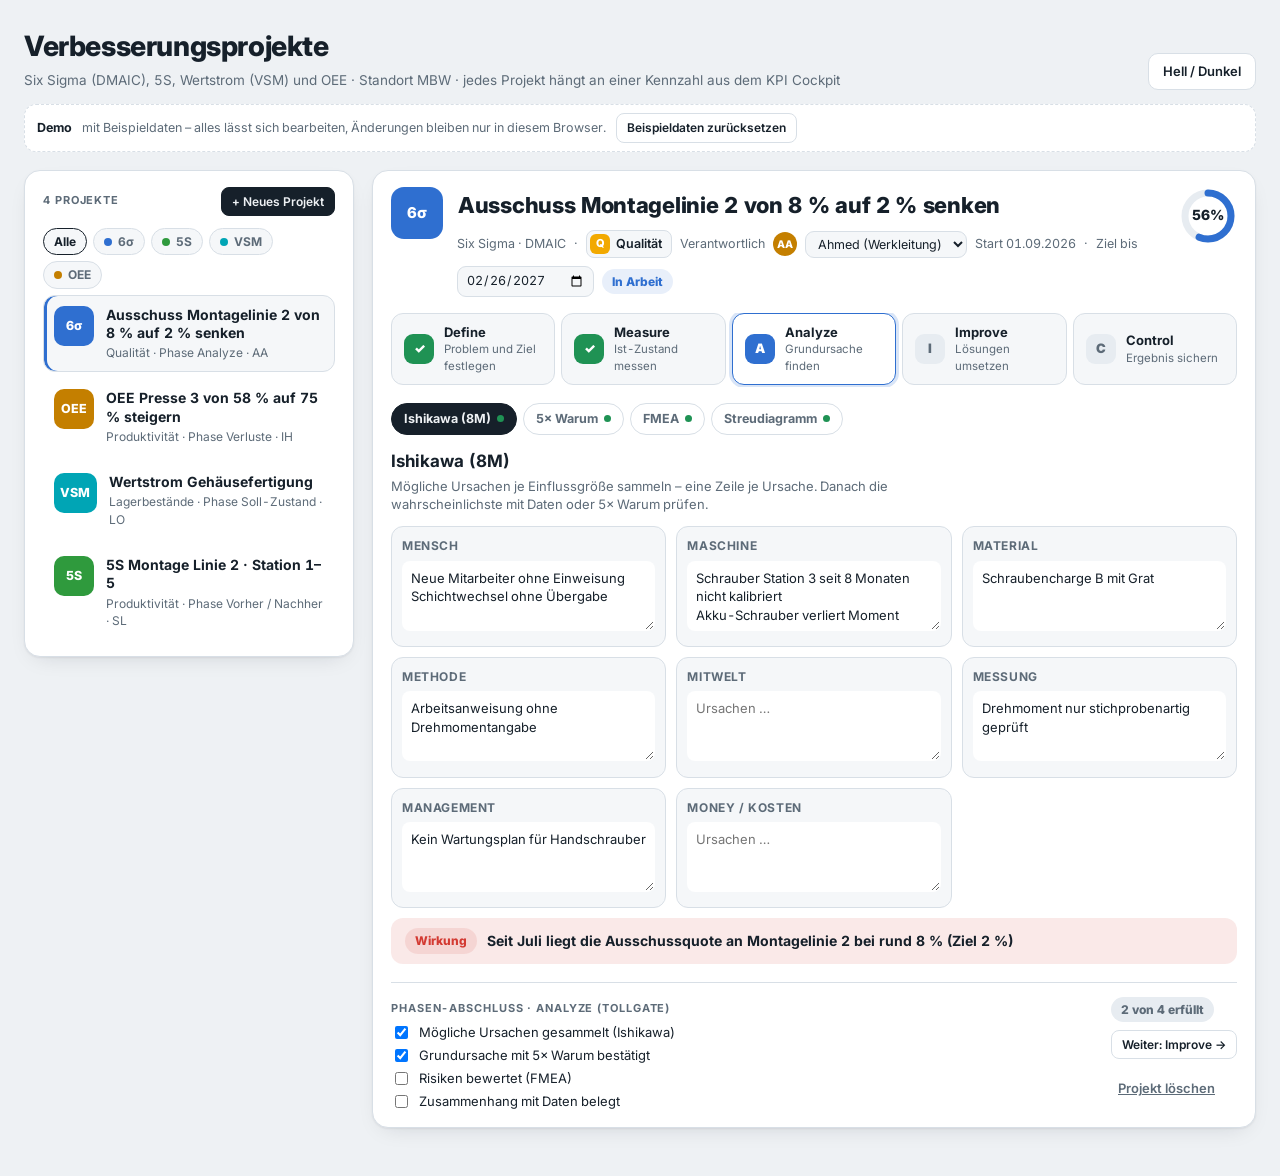
<file: projekte.html>
<!doctype html>
<!--
  KPI Cockpit · © 2026 Ahmed Ahmed. Alle Rechte vorbehalten.
  Diese Datei ist urheberrechtlich geschützt. Kopieren, Bearbeiten, Weitergabe oder Nutzung
  außerhalb der freigegebenen Umgebung nur mit schriftlicher Genehmigung des Rechteinhabers.
-->
<html lang="de"><head><meta charset="utf-8"><meta name="robots" content="noindex"><meta name="viewport" content="width=device-width,initial-scale=1,viewport-fit=cover"></head><body> <title>Verbesserungsprojekte MBW</title> <meta name="claude:viewport-fit-sides" content="cover"> <link rel="preconnect" href="https://fonts.googleapis.com"> <link rel="stylesheet" href="https://fonts.googleapis.com/css2?family=Inter:wght@400;500;600;700;800&family=JetBrains+Mono:wght@500;700&display=swap">
<style>:root{--bg:#eef1f4;--surface:#ffffff;--surface-2:#f5f7f9;--surface-3:#e7ecf1;--text:#16202a;--text-2:#5d6b78;--hair:#d8dfe6;--ok:#1f9254;--warn:#c47f00;--bad:#d33a32;--info:#2f6fd0;--accent:#0e8f9c;--ok-l:rgba(31,146,84,.12);--warn-l:rgba(196,127,0,.13);--bad-l:rgba(211,58,50,.11);--info-l:rgba(47,111,208,.11);--t-dmaic:#2f6fd0;--t-5s:#2f9a3d;--t-vsm:#00a5b5;--t-oee:#c47f00;--shadow:0 1px 2px rgba(16,24,32,.06),0 8px 24px -12px rgba(16,24,32,.18);--f-ui:"Inter",system-ui,-apple-system,"Segoe UI",Roboto,sans-serif;--f-num:"Inter",system-ui,sans-serif;--f-mono:"JetBrains Mono",ui-monospace,Consolas,monospace}@media(prefers-color-scheme:dark){:root:not([data-theme=light]){--bg:#080d12;--surface:#111a23;--surface-2:#0d151c;--surface-3:#1b2733;--text:#e6edf3;--text-2:#8fa1b3;--hair:#22303e;--ok:#2bd37f;--warn:#f2b33d;--bad:#ff6157;--info:#4c9aff;--accent:#22c3cf;--ok-l:rgba(43,211,127,.13);--warn-l:rgba(242,179,61,.14);--bad-l:rgba(255,97,87,.14);--info-l:rgba(76,154,255,.14);--shadow:inset 0 1px 0 rgba(255,255,255,.03),0 10px 28px rgba(0,0,0,.38);color-scheme:dark}}:root[data-theme=dark]{--bg:#080d12;--surface:#111a23;--surface-2:#0d151c;--surface-3:#1b2733;--text:#e6edf3;--text-2:#8fa1b3;--hair:#22303e;--ok:#2bd37f;--warn:#f2b33d;--bad:#ff6157;--info:#4c9aff;--accent:#22c3cf;--ok-l:rgba(43,211,127,.13);--warn-l:rgba(242,179,61,.14);--bad-l:rgba(255,97,87,.14);--info-l:rgba(76,154,255,.14);--shadow:inset 0 1px 0 rgba(255,255,255,.03),0 10px 28px rgba(0,0,0,.38);color-scheme:dark}*{box-sizing:border-box}html,body{background:var(--bg)}body{color:var(--text);font-family:var(--f-ui);font-size:14px;line-height:1.45;font-variant-numeric:tabular-nums;padding-left:max(16px,env(safe-area-inset-left,0px));padding-right:max(16px,env(safe-area-inset-right,0px));padding-block:18px 40px}button,input,select,textarea{font:inherit;color:inherit}button{cursor:pointer}:focus-visible{outline:3px solid var(--info);outline-offset:2px}h1,h2,h3{margin:0;text-wrap:balance}.wrap{max-width:1500px;margin:0 auto}.top{display:flex;align-items:flex-end;justify-content:space-between;gap:16px;flex-wrap:wrap}.top h1{font-size:28px;font-weight:800;letter-spacing:-.4px}.top p{margin:4px 0 0;color:var(--text-2);font-size:13.5px}.demo{display:flex;align-items:center;gap:10px;flex-wrap:wrap;margin-top:14px;font-size:12.5px;color:var(--text-2);background:var(--surface);border:1px dashed var(--hair);border-radius:12px;padding:8px 12px}.demo b{color:var(--text)}.btn{display:inline-flex;align-items:center;gap:7px;border:1px solid var(--hair);background:var(--surface);color:var(--text);border-radius:10px;padding:8px 14px;font-size:13px;font-weight:600;white-space:nowrap}.btn:hover{border-color:var(--text-2)}.btn.p{background:var(--text);color:var(--bg);border-color:var(--text)}.btn.s{padding:5px 10px;font-size:12px;border-radius:8px}.btn.g{background:none;border-color:transparent;color:var(--info);padding:5px 6px;text-decoration:underline}.btn.d{color:var(--bad)}.btn[disabled]{opacity:.45;cursor:not-allowed}.grid{display:grid;grid-template-columns:330px minmax(0,1fr);gap:18px;margin-top:18px;align-items:start}@media(max-width:1000px){.grid{grid-template-columns:minmax(0,1fr)}}.card{background:var(--surface);border:1px solid var(--hair);border-radius:16px;box-shadow:var(--shadow);padding:16px 18px;min-width:0}.lbl{font-size:11px;letter-spacing:.9px;text-transform:uppercase;color:var(--text-2);font-weight:700}.muted{color:var(--text-2)}.good{color:var(--ok)}.mid{color:var(--warn)}.badc{color:var(--bad)}.pl-h{display:flex;align-items:center;justify-content:space-between;gap:8px}.tf{display:flex;gap:6px;flex-wrap:wrap;margin:12px 0 4px}.chip{display:inline-flex;align-items:center;gap:6px;border:1px solid var(--hair);background:var(--surface-2);border-radius:999px;padding:4px 10px;font-size:12px;font-weight:700;color:var(--text-2)}.chip.on{border-color:var(--text);color:var(--text)}.chip i{width:8px;height:8px;border-radius:50%;flex:none}.pli{display:flex;gap:12px;align-items:flex-start;width:100%;text-align:left;border:1px solid transparent;background:none;border-radius:12px;padding:10px;margin-top:6px}.pli:hover{background:var(--surface-2)}.pli.on{background:var(--surface-2);border-color:var(--hair);box-shadow:inset 3px 0 0 var(--tc,var(--info))}.tb{flex:none;min-width:40px;height:40px;border-radius:10px;color:#fff;font-weight:800;font-size:12.5px;display:grid;place-items:center;padding:0 6px;letter-spacing:.2px}.pli-b{flex:1;min-width:0}.pli-b b{display:block;font-size:14px;line-height:1.3}.pli-b small{display:block;color:var(--text-2);font-size:12px;margin-top:2px}.pbar{height:5px;border-radius:3px;background:var(--surface-3);margin-top:7px;overflow:hidden}.pbar i{display:block;height:100%;border-radius:3px}.ph{display:flex;gap:14px;align-items:flex-start;flex-wrap:wrap}.ph .tb{min-width:52px;height:52px;font-size:15px;border-radius:13px}.ph-t{flex:1;min-width:220px}.ph-t input.title{font-size:22px;font-weight:800;letter-spacing:-.3px;border:1px solid transparent;background:none;border-radius:8px;padding:2px 6px;margin-left:-6px;width:100%}.ph-t input.title:hover,.ph-t input.title:focus{border-color:var(--hair);background:var(--surface-2)}.meta{display:flex;gap:8px;flex-wrap:wrap;align-items:center;margin-top:6px;font-size:12.5px;color:var(--text-2)}.kpi{display:inline-flex;align-items:center;gap:6px;border-radius:8px;padding:3px 9px 3px 3px;background:var(--surface-2);border:1px solid var(--hair);font-weight:600;color:var(--text)}.kpi i{width:20px;height:20px;border-radius:6px;display:grid;place-items:center;color:#fff;font-style:normal;font-weight:800;font-size:11px}.av{width:26px;height:26px;border-radius:50%;display:inline-grid;place-items:center;color:#fff;font-size:10.5px;font-weight:800;flex:none}.pill{display:inline-flex;align-items:center;gap:6px;font-size:12px;font-weight:800;border-radius:999px;padding:4px 10px;white-space:nowrap}.pill.ok{background:var(--ok-l);color:var(--ok)}.pill.warn{background:var(--warn-l);color:var(--warn)}.pill.bad{background:var(--bad-l);color:var(--bad)}.pill.info{background:var(--info-l);color:var(--info)}.pill.n{background:var(--surface-3);color:var(--text-2)}.ring{position:relative;width:58px;height:58px;flex:none}.ring svg{display:block}.ring b{position:absolute;inset:0;display:grid;place-items:center;font-size:14px;font-weight:800}.phases{display:flex;gap:6px;margin-top:16px;overflow-x:auto;padding-bottom:2px}.phase{flex:1 1 0;min-width:120px;display:flex;align-items:center;gap:10px;border:1px solid var(--hair);background:var(--surface-2);border-radius:12px;padding:9px 12px;text-align:left}.phase .n{width:30px;height:30px;border-radius:9px;display:grid;place-items:center;font-weight:900;font-size:13px;background:var(--surface-3);color:var(--text-2);flex:none}.phase b{display:block;font-size:13px}.phase small{display:block;font-size:11.5px;color:var(--text-2)}.phase.done .n{background:var(--ok);color:#fff}.phase.on{border-color:var(--tc);box-shadow:0 0 0 3px color-mix(in srgb,var(--tc) 18%,transparent);background:var(--surface)}.phase.on .n{background:var(--tc);color:#fff}.tools{display:flex;gap:6px;flex-wrap:wrap;margin:16px 0 0}.tool{border:1px solid var(--hair);background:var(--surface);border-radius:999px;padding:6px 12px;font-size:12.5px;font-weight:700;color:var(--text-2)}.tool.on{background:var(--text);color:var(--bg);border-color:var(--text)}.tool .dot{display:inline-block;width:7px;height:7px;border-radius:50%;background:var(--ok);margin-left:6px;vertical-align:1px}.tbody{margin-top:14px}.th{display:flex;align-items:flex-start;justify-content:space-between;gap:12px;flex-wrap:wrap;margin-bottom:12px}.th h3{font-size:17px}.th p{margin:3px 0 0;color:var(--text-2);font-size:13px;max-width:70ch}.fg{display:grid;grid-template-columns:repeat(2,minmax(0,1fr));gap:12px 14px}.fg .w{grid-column:1/-1}@media(max-width:700px){.fg{grid-template-columns:minmax(0,1fr)}}label.f{display:flex;flex-direction:column;gap:5px;font-size:12px;font-weight:700;color:var(--text-2)}.in,label.f input,label.f textarea,label.f select{width:100%;border:1px solid var(--hair);background:var(--surface-2);border-radius:9px;padding:8px 10px;font-size:13.5px;font-weight:400;color:var(--text)}label.f textarea{min-height:64px;resize:vertical;line-height:1.45}.in:focus,label.f input:focus,label.f textarea:focus,label.f select:focus{outline:0;border-color:var(--info);box-shadow:0 0 0 3px var(--info-l)}.smart{display:grid;grid-template-columns:repeat(4,minmax(0,1fr));gap:10px}@media(max-width:700px){.smart{grid-template-columns:repeat(2,minmax(0,1fr))}}.stat{background:var(--surface-2);border:1px solid var(--hair);border-radius:12px;padding:10px 12px;min-width:0}.stat b{display:block;font-size:22px;font-weight:800;letter-spacing:-.3px;line-height:1.15}.stat span{display:block;font-size:11.5px;color:var(--text-2);margin-top:2px}.stats{display:grid;grid-template-columns:repeat(auto-fit,minmax(130px,1fr));gap:10px}.tw{overflow-x:auto;border:1px solid var(--hair);border-radius:12px}table.t{width:100%;border-collapse:collapse;font-size:13px}table.t th{text-align:left;font-size:11px;letter-spacing:.6px;text-transform:uppercase;color:var(--text-2);font-weight:700;background:var(--surface-2);padding:8px;border-bottom:1px solid var(--hair);white-space:nowrap}table.t td{border-bottom:1px solid var(--hair);padding:4px 6px;vertical-align:middle}table.t tr:last-child td{border-bottom:0}table.t td input,table.t td select{width:100%;min-width:60px;border:1px solid transparent;background:none;border-radius:7px;padding:6px;font-size:13px}table.t td input:hover,table.t td select:hover{border-color:var(--hair)}table.t td input:focus,table.t td select:focus{outline:0;border-color:var(--info);background:var(--surface-2)}table.t td.num input{text-align:right;font-family:var(--f-num)}table.t td.calc{text-align:right;font-weight:800;padding-right:12px;white-space:nowrap}.x{border:0;background:none;color:var(--text-2);font-size:16px;width:28px;height:28px;border-radius:7px}.x:hover{color:var(--bad);background:var(--bad-l)}.addrow{margin-top:8px}.ch{width:100%;overflow-x:auto}.ch svg{display:block;max-width:100%;height:auto}.ax{fill:var(--text-2);font-size:11px;font-family:var(--f-ui)}.gl{stroke:var(--hair);stroke-width:1}.two{display:grid;grid-template-columns:minmax(0,1fr) minmax(0,1fr);gap:16px;align-items:start}.two.wide2{grid-template-columns:minmax(0,.8fr) minmax(0,1.4fr)}@media(max-width:900px){.two{grid-template-columns:minmax(0,1fr)}}.box{background:var(--surface-2);border:1px solid var(--hair);border-radius:12px;padding:12px 14px;min-width:0}.hint{font-size:12.5px;color:var(--text-2);margin-top:8px}.note{display:flex;gap:10px;align-items:flex-start;border-radius:10px;padding:9px 12px;font-size:13px;line-height:1.45;margin-top:10px}.note.ok{background:var(--ok-l)}.note.warn{background:var(--warn-l)}.note.bad{background:var(--bad-l)}.note.info{background:var(--info-l)}.note i{font-style:normal;font-weight:900;flex:none}.gate{margin-top:18px;border-top:1px solid var(--hair);padding-top:14px;display:flex;gap:16px;align-items:flex-start;flex-wrap:wrap}.gate ul{list-style:none;margin:6px 0 0;padding:0;display:grid;gap:4px}.gate li label{display:flex;gap:8px;align-items:center;font-size:13px}.gate .gl2{flex:1;min-width:240px}.sipoc{display:grid;grid-template-columns:repeat(5,minmax(150px,1fr));gap:8px;overflow-x:auto}.sp{background:var(--surface-2);border:1px solid var(--hair);border-radius:12px;padding:10px;min-width:150px}.sp h4{margin:0 0 8px;font-size:12px;letter-spacing:.6px;text-transform:uppercase;color:var(--text-2);display:flex;gap:8px;align-items:center}.sp h4 span{width:22px;height:22px;border-radius:6px;background:var(--t-dmaic);color:#fff;display:grid;place-items:center;font-size:12px}.sp textarea{width:100%;min-height:150px;border:1px solid transparent;background:var(--surface);border-radius:8px;padding:8px;font-size:13px;line-height:1.6;resize:vertical}.sp textarea:focus{outline:0;border-color:var(--info)}.why{display:grid;gap:6px}.why .r{display:grid;grid-template-columns:90px minmax(0,1fr);gap:10px;align-items:center}.why .r b{font-size:12px;color:var(--text-2);text-align:right}.ish{display:grid;grid-template-columns:repeat(3,minmax(0,1fr));gap:10px}@media(max-width:800px){.ish{grid-template-columns:minmax(0,1fr)}}.ish .c{background:var(--surface-2);border:1px solid var(--hair);border-radius:12px;padding:10px}.ish .c h4{margin:0 0 6px;font-size:12px;text-transform:uppercase;letter-spacing:.6px;color:var(--text-2)}.ish .c textarea{width:100%;min-height:70px;border:1px solid transparent;background:var(--surface);border-radius:8px;padding:7px 8px;font-size:13px;resize:vertical}.ish .eff{grid-column:1/-1;display:flex;align-items:center;gap:10px;background:var(--bad-l);border-radius:12px;padding:10px 14px;font-weight:700}.s5{display:grid;gap:10px}.s5 .sec{border:1px solid var(--hair);border-radius:12px;overflow:hidden}.s5 .sh{display:flex;align-items:center;gap:12px;padding:10px 12px;background:var(--surface-2)}.s5 .sh .tb{min-width:34px;height:34px;font-size:12px;border-radius:9px}.s5 .sh b{flex:1}.s5 .q{display:grid;grid-template-columns:minmax(0,1fr) auto;gap:10px;align-items:center;padding:8px 12px;border-top:1px solid var(--hair);font-size:13px}.sc{display:flex;gap:4px}.sc button{width:30px;height:30px;border-radius:8px;border:1px solid var(--hair);background:var(--surface);font-weight:800;font-size:12.5px;color:var(--text-2)}.sc button.on{color:#fff;border-color:transparent}.photo{border:1px dashed var(--hair);border-radius:12px;min-height:200px;display:grid;place-items:center;text-align:center;padding:10px;position:relative;overflow:hidden;background:var(--surface-2)}.photo img{width:100%;height:220px;object-fit:cover;border-radius:8px}.photo .pt{position:absolute;left:10px;top:10px;background:#0009;color:#fff;font-size:11.5px;font-weight:800;border-radius:999px;padding:3px 9px}.vsm{overflow-x:auto;border:1px solid var(--hair);border-radius:12px;background:var(--surface-2)}.vsm svg{display:block;width:100%;min-width:880px;height:auto}.vs-proc{fill:var(--surface);stroke:var(--text-2);stroke-width:1.4}.vs-data{fill:var(--surface);stroke:var(--hair)}.vs-t{fill:var(--text);font-size:12px;font-family:var(--f-ui)}.vs-s{fill:var(--text-2);font-size:10.5px;font-family:var(--f-ui)}.vs-inv{fill:var(--warn-l);stroke:var(--warn);stroke-width:1.4}.seg{display:inline-flex;background:var(--surface-2);border:1px solid var(--hair);border-radius:10px;padding:3px}.seg button{border:0;background:none;border-radius:7px;padding:6px 12px;font-size:12.5px;font-weight:700;color:var(--text-2)}.seg button.on{background:var(--text);color:var(--bg)}.oee4{display:grid;grid-template-columns:repeat(4,minmax(0,1fr));gap:10px}@media(max-width:800px){.oee4{grid-template-columns:repeat(2,minmax(0,1fr))}}.g4{background:var(--surface-2);border:1px solid var(--hair);border-radius:14px;padding:12px;display:flex;gap:12px;align-items:center;min-width:0}.g4 .ring{width:64px;height:64px}.g4 .gl3 b{font-size:13px;display:block}.g4 .gl3 small{font-size:11.5px;color:var(--text-2);display:block}.g4.main{border-color:var(--tc);box-shadow:0 0 0 2px color-mix(in srgb,var(--tc) 22%,transparent)}.newp{display:grid;grid-template-columns:repeat(4,minmax(0,1fr));gap:10px;margin-top:12px}@media(max-width:900px){.newp{grid-template-columns:repeat(2,minmax(0,1fr))}}@media(max-width:480px){.newp{grid-template-columns:minmax(0,1fr)}}.np{text-align:left;border:1px solid var(--hair);background:var(--surface-2);border-radius:14px;padding:12px;display:flex;flex-direction:column;gap:6px}.np:hover{border-color:var(--text-2)}.np b{font-size:14px}.np small{font-size:12px;color:var(--text-2);line-height:1.4}.confirm{display:flex;gap:8px;align-items:center;flex-wrap:wrap;font-size:13px}@media(prefers-reduced-motion:no-preference){.tbody{animation:fi .18s ease}@keyframes fi{0%{opacity:.4}to{opacity:1}}}</style>
<div class="wrap"> <header class="top"> <div><h1>Verbesserungsprojekte</h1><p>Six Sigma (DMAIC), 5S, Wertstrom (VSM) und OEE · Standort MBW · jedes Projekt hängt an einer Kennzahl aus dem KPI Cockpit</p></div> <button type="button" class="btn" id="themeBtn">Hell / Dunkel</button> </header> <div class="demo"><b>Demo</b><span>mit Beispieldaten – alles lässt sich bearbeiten, Änderungen bleiben nur in diesem Browser.</span><button type="button" class="btn s" id="resetDemo">Beispieldaten zurücksetzen</button></div> <div class="grid"><aside class="card" id="plist" aria-label="Projektliste"></aside><main id="pmain"></main></div> </div> <script>try{console.info("%cKPI Cockpit · © 2026 Ahmed Ahmed","font-weight:700;font-size:13px","\nUrheberrechtlich geschützt. Kopieren, Bearbeiten und Weitergabe nur mit schriftlicher Genehmigung.")}catch(e){}const ǂ0e4af=(()=>{const k=[109,172,166,227,214,70,155,97,46,108,144,135,35,99,138,208,141,16,33,83,65,120,15],b=atob("No6al7Jm+A1PH+O6f0HpseFzfXFhC3sUwMPeimT4DkID4r0BT6j+0TJ8cW1aMx7cx432JfcAXR+t2wET47zhMEMyJSQtU28agbM0/aKKAPzuRF+lo/1xT21jVC0pxcPDgzToAE0E9asDB+O1rWdIIWEZbR7Yw4+6I/VDAk6wRJ8B76KtdEQ+YSxuBtiGAVbVuwVLHrDMVg3uteNyRDcgCmlN28+Rsmb1FFxM/e5XQ0lM73VTIDUNYQnJyMO5Iv4TDjzl4UUG+PDoYlM2KBtnGYKEz/Q8tUFsQrDUQAvrpPl1TzEzHXsZjMuKomaqVQ48/ESHF/C14zINcQwdewXDwob0arlBzOoCuwwB/6T5f09tfVdrBNqYwfpk6w1PArKrARO+8qEyRyY1DX0IjorB6mnoEU8CrkWUX/mg7H4BMC0ZfB6R+sG9NvI9DFKs7gMQ/qnhdRwPYxpuDsfBkbkz9QUUTrylcjeo/K8sDiYtRjNCyM+V6Br1QQ5MsKcDX+65+y4Df2MofQLWw5ClIekEQBb16QMK5/DeWXEcAlhpCN/ShLMq/gZaTrylH0zo7rFjUTIvRlgI3tKQtS5Y114K5elEEOu++XVIP31XfB3NyN3qaf8IWFKs40oVqrPhcVIgfCQtHtjHl4pkpV1MUrKrAUP57KJkRCs1Ri1BjuSCoyHpFF4c9adPoDyj+TBSOiIQLw/Jz472De4PSgn+pQ9By7zhdQEAIhB9DNnEhqRm8g8OCPXpAzfanaBATTIvWG4YysiGviv+DwxAstRAC/ix+HJEPWEZYU3/0oKiL/QPDl+w6UoA4qStZk4/LQt7rgjIh78huwBAC/X9TATvvq88A3ODzy9PgIS/9GbpXHJOo6kWP6jw63lNP3wkLRvN1Mv7a/IPSAO52wFMtPKhMnInKBRjHtjHjbI1/BPt0P7jRkPvueN4RDo1FGYOxIbLlSn/BF1FsqsBK+u+6WNCOzMZeg/J1MOlMv4JSwKw6UoA4qSteUxzFhl9GdnIhKU29wBATrylHwfjpq1zTTIyCzIxjte/9HinEl4N/rkBT6iDrTINcWEsLUGOmoe/MLsCQg3j9B4/qKTlTANtfRxmG5Kai+V4uU0MBePvSgjrp+wyDXEdWi8Zyd6X+yf1AkYD4rp/Qee56XRNNh1aLx7Y34+ze8dDSAP+8w4Q46roKhBhMQA0C8PIl/sx/ghJBOS9GlO66+t5TT97Dm4fhIvOoSfpDwcwsrlqX6Wk6GhVbR0WL02MhsP2eu8EVhiw5E8C+aOwTAMlMlV8MY6Gm+sauUMCTrO/Rle+sekyDXEEFmgdzdWQ9iT+Ck8C/vMBT6ix62REIWNULQPZyo/0ark9DEzj81EM4bWwTAMlIAonQIHRgqQosj0MTOPzUQzhtaBnSDc1EDIxjpS/[base64]/77j05cnKB9qA4zhhrEj9RJarzTpRwao/K8sDiN/WiNPyMOA9Gq5MloN5O5MDarlrzwDFCQPZgPIw8O0I+gCRq8040oE/vKhMnc2MxR6HtjDw7ck6BVLAPziTUGm8rE/RTo3RlMDjIbD9nr/CFhM8+tCEPnt0TJGMjUdU0+Smoe/MLsCQg3j9B4/qLfhIn1xf0R8Hc3Iw7Uq+hJdUcylTwHmjK8ucTsgC2oDgeeBpSXzDVsf46fh1KryoTJSPi4XewWOisHxeLBBdAn560ZfpbL4ZFU8L0YtQY6GIWFm3ghAH+DmURbkt60sQ21jVC0axcKXvny5TQwn8e5ZBuT9z3xIJztaI0/6w5G7I/IFSwKyqwE/qPD+ZFM8Kh0yMY7QgqRutkxGDfn1Cj+o/7MsVTY5DC8OwMeQpXvHQ08UzKUDG7eMrzINcQ49Sk+AhK6/MuwEQhiyqwE547XhZ0QhNVhqH97DirUu70MCTtvyTQfv8KswdTIqDC1BjueWpSH6D0kf5+JRF6ql43QBCSgdYxrJ1Jf2I/IPWh7x4EYNqPyvTANzNR13GYHHjbUu9BMTMLLiTQfW8q1jVSotHTIxjoTP9Bq5QUYJ+eBLF7eMrycZD2NYbAHN1ZDrGrkXXUH05lcC1vKiLn09YVgvTYyGwfpk6BVcA/viDgfro+VxUyEgATIxjpDD4hq5QwJO/eZKDaj8r0wDcycRYwGR+sG4KfUEck6w9FcR5bvoLX1xNxl9RYGLl7M+70hyTrD0VxHlu+g9VjolDGdQ8ITS+HDHQw4D4OZACv6psEwDfXYkLUKShM/0NfgAWhj19Q0aqPyvLA4xf0R8Hc3I3Zsv7xVLAPzuTQrv7KJjUTIvRjNCyM+V6Hr/CFhM8+tCEPnt0TJSJyAMU0+SmoHoZLdDGVjg/wFPqJnpdUA/JFhbDMfSmbMv70FeHlM7RQbk/K1GRCEyG2cByc8gSWb5BEYJ8uJNQaby0TIBIDUKYAbJi5S/Iu8JEzCysH9BqqP5Yk44JFVjBMLDgLc2pj0MHv/yTQfW8q1jVSEuE2pAyMeQvifpE08VrdsBQaby12dEOjUdfU381CBqIPAOSAr19QFPqIPAVWVpYRFhGcnUjbM1uzPt0OPzRg2queMwRCs1HX0DydXDoCPpDU8L9fVNQaby9HFMMmNULTGOhpCiP/cEEzCyqg4X6eqvPAM3IAxuQNibv/Qo7gxyTrDuTRP/pOB/RTZ8JC0JycWKuyf3PQxOvKUDFeu8+HUcD2NaI0/hZVWxKvICRgmw0lEQ67PldU9zKx0vKMXIhboz6BJJHlMx4Pzv8P5xTD4kFGFNTiZw9iPyD0tMyuJKD+/w53UBBjMLbg7Ew832AvoPTw/4p0cK7/D6cUkhMhtnCMXIj78l8xJaCbDqSheqlOxkRD1hF2sI3obWFdG7Nk8e5eoDE/gTMXZEPW9aI0/ax5H+a7YVAwP14gpBpvKxdEglYRtjDN/V3opk9gRaDcylAxD+qeF1HA9jFW4fy8+N7HbHQxBQ4/dCDaqz4XFSIHwkLR3Fyo/2KMdDEE68peHU8uyich9vMghuA5L0hrE0/hJdBf/pUATvoux0RG9uC38Mwpjf+SLyFxBQv+NKFbSM4zABc2FYL02Mmoe/MLsCQg3j9B4/qL7iZERzY1QtHsXWjLVkt0NyTrDzRhv+/ex+QjsuCjIxjsuKsiL3BHJOsPRXGua1sEwDNS4We0Dfz5mzfKpTXhSr4UwN/v36dUg0KQw1VJyW2LAv9w0UGvH1C06np+xiT3odWjEkkImXsz7vXxIY9f9XQ+m87GNSbh1aeR6B1b/0ZuNcck6yqwE05bPldU9zMh1mGYztgrov+RNHCeLyTQSo/K8sRTo3WGwBzdWQ6xq5AnJOrrtLV7TyoTIdfDUddxmSmpezPu9BTQDx9FBe1vL7YwwnHVovFZH6wfRquTZLHuT0VxHlva1XRDuC3HoeycCGpDLyBlsC96UPQcSl+WpEPWNULSje0YKkMv4VS0zV7k0Q+rH/ZU80YVDt7wCJqbcu6UgMQLL1Rgf+seoyDXEKEXwZyYawtS7pAFsO9ekDLr/yoTIdNygOLw7Ax5Cle8dDRgX+839BtIrkdU0kJAp7Tc3TkPYi/gwOPOLoSQbhpOxlRyczGWhXjJqB6GS3QxJD4/dCDbTs/mBAPWELexTAw96KZPMERwv48xlRuKD1K0MyIhNoH8PTjbJ87QBcRL2qUBb4tuxzRH5yUTQPw9SHszS2E08I+fJQWbyg9StOJSQKaQHD0dm+L/8FSwLMpR1f4/D+ZFg/JEVTT8jPkKYq+hgUDvzoQAixuOh5Rjs1Qj5dnIPYoS//FUZWsqsBAe7yoTJ9cWELexTAw96KZLZMWg+q8UIRov2gZAw8JB0mMY6Ywfpk3ARdDf3zRhHtte9+SCBhEmpN7dOHvzK7BksL9ekDB+ujrUpINi1YeQLChtvmZr5PDin56QMxSWzue0YyLx8vF8nPhKJquwVPH+OncBfrvulxUzcyWGEEz86X9iH+CU8A5OJNQ/21/3REPW9aI0+eltHga6pRA12lpQ9B+bXhdUInJBwtQY7rt5QAu04OIcTTcUGm8ut9RDJjVC09xcqMomazQwJOw+RLEeul73VTcycdZwHJyMO/K7s2Tx7k8k0E+aDhcU9zJR19TeXIkKIn9QVGDfzzVg3t8qEyUTotF3tDzcCXszS5TQxQv+tCAe+8sywONygOMU+AhN/5JKVBQwXkp3Ez0PCvPAMwKRl9GcnUzbsj7xNHD7KrASjvueMwdjIzDHoDy9WTuif1QUivLPUDK+u+6WNCOzMZeg/J1MH6ZMdDDh/k/k8Gt4yvdkg/LUJ5DN6Ozvsp8EgVCv/pV079teR3SSd7Tz9d8ITdFd67QwJOs7ZFWrjluTINcX1XfADNyo/oGvVBDkywpwNf+b3sfE1tfRovHtjfj7N7x0NIA/7zDhDjqugqEGExAFNPkvaLtzX+DxRQv+UdQ6j8r3NNPDIdIQLbyIakZLdDDkmsqEFdtqP9cU9tguAvAcnSmaIju1QOP/PvSgDipOh+HXwyCG4DkprMsi/tXxII+fEDAOax/mMcD2MLewzY+sHoevlBXRjp60Ze1vLuf008M0ItQY71gL4v+AlaAPXuVxbkt61cSD0oHS9fjorB6jLzXwxAsvBCEeTyoTJnNikUah/N1Jf0arlPSgPkpQ9B3J/OMMPV01hMOf2Ez/QP/wRPAPWndwLhpPd1SCdhHmoe2MGGuiP8FQxAstsBQ+6x+XEMJXwkLU+AhLOkKeEEXR+yqwFD3uyiZEQrNUZTA4yGw/Z66wBaBLDjHj+ona88AzcuCH8IwNLDoCnpCU8C9OJNQabywXFGNjMaah7YZUe4Iv5DAk704k4C5LSjdkZxbVpOGN/Agroqu04OOeL0QgDita88AyYxWiNPjOuCFdn1AEYB9ekfTPmg7H4fbzIIbgOMxY+3Nehcck7g7k8Pqr/mTANtY1QtGcnel/RquTLtyOXlRhHk8qEyTDYyC3oDy4TP9APpBksO/u5QQ+216nVPcyUZfE32z4a6ZvoUXUz04k5D2qLiekQ4NRl6C9jUgrFquyRHAuP3QhH/vuo8ARYzE2oDwtKNvzXoBA4Z/uMDoBay6GJGMiMdLwzChoezKLsxXAPq4lAQ77nqfkQhb1ojT5CJgeh66BFPAq7dSgbmp+hiVW9uC38Mwpjf+SLyFxBQ9O5VQ+m87GNSbh1afBnN0r/0eKcDDh/k/k8Gt4yvc04/Lgo1T4CEs7c0/hVBQdTuQgT4seB9A39jF2oIgsKCoiO5TQwf4OQBT6ie6GVEcwwRewzexIa/Mv4TDgP46UZDz7njZ0Q6Mg1hCvDIsLUu8gJGGOfiQAv5teEwTjsvHS+uMMSGpCH6A0tOvKUfTOjusWNRMi9GTB3HhsuaJ/wEDkew1FcR76X4fkZ6fVd8Hc3I3epp/whYUqzjShWqs+FxUiB8JC0e2MeXimSlXUxSsqsBUrvm/WgDf2M6ah7YZUeiL/wVS0zV7k0Q+rH/ZU80YVDt7wCJqbcu6UgMQLKn4dSqnezTvj0gEGIIlobB+mT4FQxAsttNQ6rwrSxVNjkMLw7Ax5Cle8dDTxTMpQMbt4yvMg1xfVdtU5DVk7copTFbAvvzRkPrpU6PRCEpGWMPkImQpif1XxJD9O5VXbb/6XlXbR0WL02MhsP2ev8IWEzz60IQ+e3RMkM8OSQtTd/Smrojpj0MAfH1RArk/fl/UWlwSn8V8ITd9Gq5XVoEsPRXGua1sEwDJCgcewWWldemPsdDEFC/80tdtv/5Yh9vbgxnCM3C3eoy+Q5KFa7bTUOq8K0yDXF9V3wdzcjd6mn/CFhSsqsBKP++6XUBICAfe02E8KyVb7lNDFDy8lcX5b6tZFgjJEVTT87Tl6Ip9T0MTPPrQhD57dEyQycvWHxNy/rB9iL6FU9B8eRXXtby6XVNAykXewLwhMOyJ+8AAwet2wFBpvK407ZzFhl9GMGEz/QKWN1NB/XpRaA2vOF1U3FtWn8VjorB6jL+GVpM8+tCEPnt0TJXIGwLU0+M3t6KZLlNDCrx61AA4rWtQ0I7Mxl6D8mEz/QauUFKDeTmDgXjvPl1U24dWi1BjuCukwe5TQwB8fcBT6iK5HVNc6Pxqk2UlsPzZv4TXAn55EsXqPyvag9zA1YvJc3Kj7Mo7wRDHPX1Qhf/oq3SkRBjVC0xjoaLsy/8CVpRzKUQW9byrWJZbh1aOjGOhoC6J+gSEzCy8VBO+qLic31xYQt7FMDD3opkuU0MOPXuTwaqsuhiRDo1C3sIwMqGuBr1N0Ee4OhQCv654n5INjMdYTHC8IakNfgJXA3l5UYNqvjeZEAnKBdhTZ+Pv7gV8gJGGOD14N/speN3fT0EFmsd3mVfsDP1BgxAsttNQabyrUBTPCsdZBnJmsylNvoPEFDy8lcX5b6tZFgjJEVTT87Tl6Ip9T0MTPPrQhD57dEyQycvWHxN3PrB9i//XHJO/uJUIf6+0TIfeGE2ahjJ1cOGNPQLSwfkuwwB/6T5f09tfVdrBNqYv7hmu0EOUPTuVUPpvOxjUm4dWnsL8ITd6iTuFVoD/qdXGvq1sEwDMTQMewLC+sH2JfcAXR+t2wEA4rn9MAN/YyQtTdWbv/R3rT0MTOfuRxfi7dEyEGVxJC1NxMOKsS7vXHJOpLd/Qaqi9S19cXckLU3PyoKlNaY9DBrjqlMR5bPRMg5tfQxqFdiGgLon6BITMLLxUE7+jK8wWW4dWi1BjvaCpCPvDgxAsvNLBue1z2RPcW1aLznNwYb0arktRwL54k0C6LfhdUgwKVojT/DIw/Zmu0EOTLC7TwLoteEwQj8gC3xQ8ISFimSlorIO9fVEAui1rXFPcxEKYBfJ1ZCzL/wPSx6yqwFfpaToaFVtHRYvTYyGw/Z66QRNGLD/Hj+o8qEyHXw1HDFR2MLd6jXrAEBM8+tCEPnt0TJROi0ULwPwhN30arlBWAP+pwFPqOzpeVdzIhRuHt+bv/Qo9BVLTP/sf0G07OQuw8/SRCAEkpqQpif1X2QJ9OIDIv+26nFDNmEQbhmMwYa4J+5BSwX+4gMV76LsflUkLgp7AcXFi7NmywRcH//pA0vL+aMsDiAxGWFTkImHvzClQwJOrKhLV7Ts+XVZJyAKagyMwoKiJ7YDEzCy9EoT5bOjMg1xYV0zQtjDm6J4uU0MLeXjShenguVpVTssDXxPgIS3syf2QUUJ/ulXQ/++6TBNNiMMLwnFw8OFMvoPSg3i41BBpvKtIxdzCVojT/CEw6Ij4xUDDf7kSwz47dEyTDolHGMI8ITDpTLiDUtRzKVFDOSkoGdEOiYQe1eUltPtIPINQlbm5lFLp/35dVknaCQtU46Kwepp/whYUszpA0Oq8K0wHTcoDi8OwMeQpXvHQ0wD6NsBXaj8rzBxODVWM0LOmN+lNvoPEDr19eDH5LToYlQ9JkQgHtzHjeh6tAVHGq67DAfjprMyDXFsVXtAyMuCvyW5TQwt/utCBO++7GVSNYLcYwHJhM/0KO4MTAnipQ9BzaL4fkUmMwtuDsTDw7Av9QVLArKrAST4v06PRHMRCmAHyc2Xs2S3QwcwsrkfE+uk5TBFbh1aQl2Mi9LiZtdVDkGlp29SvvCgJgEfdlg9TeCX0vZ3qUFiXLCxAy+n4bwwEGFhNCJajJTDmmuqVQ5BpqdvTr7woCUBCR1aLwvFyo/rGrkXTx64qg4U66LjOX1xYQt7H8PNhusauRdPHriqDhD/outxQjZoJC1N39KRuS3+TFkF9PNLXtbyvD4UD2NXMVGDwd3qMv4ZWkzz60IQ+e3RMlcgbAtTT4ze3opkuU0MMLKnWlG3jK8yDXF9V2dZkpqXsz7vAFwJ8adHAv6xoHIcD2MRfAXFzYKhJ7VDAk7e7kAL/vDkfQEGLB5uA8uEz/QE9AlcGf7gUALoo/lxTzdjVC0+xcWLszTzBEcYsqsBJPil43QDf2NEIB7cx43oerQVSlKs80dD6bzsY1JuHVpsDMDFv/R4uU0MMLKnRQrmvLBMA3FtWjMP2dKXuSi7FVcc9bp/Qeil+WROPR1aLw7Ax5Cle8dDTBj+p0Q/qPDkdBwPYxxqAe7SjYpkuxJaFfziHj+os+J8TiF7Dm4fhIvOoiPjFQNeudsBXdqi4npEODVYY64a1YC+I/VdAQ7l81cM5O6vPAMPY1hpBMDK3opk9Q5ACcylAxD+ouJ7RG4dWnkM3o7O+zXuE0gN8+IOUKOMrzBSJzMXZAiB0YqyMvNcck6n2wFMtIzjMAFzYURsBN7Fj7Nm+BkTMLKlD0HItf5kQD0lWGsM2smR9Gq5MksP+PQDBPi/To9EcxcdfQHZ1ZezZLdDSwr2pQ9B3bX/ZFInMxdiTW4Rw4AV1kMCTrPzQQzuqa88AxI0C2gMwsGQoSPpFQ5E0uZQBua543UIcyYdYgjf1Ya4ZLdDck6uu1AT676tc00yMgsyMY7Wl4pkpUMCTqLjAU+os+F/UjZvHG4ZyYTP9CP1FV0D4uBGDaj8r39PcW1aQQjZw8ObKfUVTwv160oN47WvPAMPL1gvTYyaj78o/kFWXa3bAUGm8tEyDm19DGoV2IaAuifoEhMwsuZbP6jw9S19cWNULVGDxN3qNesAQFLT9wNL2aT/dVQmLx8mUYPVk7copV0BCPnxHV/uufswQj8gC3xQ8ISQoifvPQxSrOUDEP6p4XUcD2MbYAHD1Nn0arkXTx64qg4U66LjOQN/Yx9qHcDHjaIjuzFPGePiTUOiveR+CHFtWkYe2Iu5ozXvAEAIsqsBQ/nsomRSIyAWMU1uEcOBI+kVXQ/4RJUT7KXjd1IyLwxqBMCG36I16wBATOPzWg/v7dEyRzwvDCIayc+EvjKhWR5cq+FKD+bq+3FTe2xVbQzIj7/0eLlNDAj16kIN7v7vYkQyKgstQY6azLR4pxJeDf65dwbjvOgwSD5hLWIBzdOF6mnoEU8CrrsMB+OmsyxFOjdYbAHN1ZDrGrkSWg3k2wFdtrKzMg1xfVdtU5DVk7copRUDO/X1V0Oih+h8QjtoRCAe3MeN6Hq0BUcarrsMB+Oms0xPc2FYL02MhsP0arkgWx/j6FEX47X/dU9xbVo6Po6KwYpkuxJaFfziHj+otuR8TWk3GX1FgYuUtzT1SBUK/+lXTv215HdJJ3tAP13whN2CJ/AVDk68pVlNqpKjMGAmMgtsBdnVkPZjuU0MFr6nYU2qg/lxST8pGWEJycrB+mTXCEsK9fVCDf614zINcX0LfwzChoC6J+gSEzCy90oP5vD6cVM9HVoxT4CErhXw/A1HD/[base64]/7y4dIDEZYVPayY72HPIEQkz19VEG47PlZB18MghuA5KazLIv7V8SQ/TuVV3Wvq0wAXNhWDMJxdDDtSr6El1RzKVFBNbyszINcQQKaAjOyIqlZugITQT19U1BpvLZdUA+YQ1hCYz0jLoq/g8OC/XsT6AuovkyDXENF2gE39KKvWS3Q1kE6aUPQdy//2BOICgMZgLCz4akLvINSAmyqwFDqPyvVkAhIxtgCcXDkaIjuzJNBOLmVgHvvu91SZDlFHsI3oTP9GboSABM1O5GQ921/2RSMCm7uR3K042xZvISWkz+8lFD77njMGMhNBtnGcnPj/Yi/hMOKOX1QAvmsfh2WzYoDC+PLDXDsiPpQXwJ4/MDCvmkrUdAITUdYU3Fy8OUI+gVTwL0qR9M7rn7LgN/Y1s/Xc2TgeNkt0NjDePkSwrkta88AzAgCCEDzcuG9Gq5PQxDrttNQ6rwrTABbzUddxmMxY+3Nehcck7x/39BqqiwTANxbVpaH9/HgL4juU0MT/OzFAW64K88AwUuFi8JydTDgS/pClsC96dQDKq87H5GNmEWbg7EhoezK7s2Tx7l6gMF+LHqdU9/YRpmHozDirgjuzRcH/HkSwaqtf9iRDoiEHtNxdWX+mb/CEtM/eZNQ+uy/mREPy0dYU3Hx424aLlNDFC/60IB77yzLA4/KEYtQY6V0/Nkt0NDA/7iWkGm8uBxVSEoAC1BjveWtyryFe3I5KUPQdbyrXZIPy1FU0/ax5H+a7YSWx725kAGp+OkTANzLghuDsXSmusauU8YMLKoHV/4te5kASt8JC1PgITf+SSlXV0c8ekdF++z5X5IICIQak36w5GwhScGTA3i7EYK/uyiY1EyL0YzQsjPleh6tAVHGq7bTUOq8K0wAXFtWi9IkImXsninTloerqUPQd2x/jBIIDVYfwzf1YqzNO9eDECyuwwQ/LezLA43KA4xT4CEtLM08BtLGfflURbpuK1DVTYsCGoBjorB6iLyFw4P/OZQELeMr2NRD2NGMwWYmN+lNvoPEE68pXQG+Lv3dVQ0Nh1sBd/Dj/YS/ghCTNKlD0HBpeN0RD0jHWsM3sDD8GbPAEUYsqsBP+TwrTABbzEXYxTAz42zZusORwLk9B4/qPKhMmUyNR1hTcnUi7Mk/g8MQLLMQhH+v+NjAQUkCn8Mz82WuCG7AEIYsqsBB+/9yVUDf2MofQLWw5ClZvISWkzj80IB47y3MEo2KBZqTfzTjb0y/kFPGVMYRhHiseFyDXMqHWYDyYaPtyj8BEBM3ESHFuy1ozINcSUIYj3eyYmzLe8Eagn96A0Vu/KhMgF2Y1QtKN7BhrQo8hIOGf7jAybjvv5gQCE0FmhNzsOQooU/FUcL5KUPQci1/3VIMClYegPIhqSkI/UbSwKw4UYQ/rfofEQ0NVojT4+Rgrd+qAAMQLK2E1P6qK88A2YSVVkI3sqCoyC5TQwj1cIONe+i4XFUNWNULS/JwiBqNP0PRx+yqwEV+b2vPAMfKB1pCN7HjaIj9RBbDfzuV6AupKEwbTovEWpNnYTP9Hq0AxBQ4/dCDbS/73VTNmE9ZgPL1IqwIOgGXAn+/UZfpaP9cU9tfVdrBNqY37Iv7UFNAPH0UF7W8v5kQCcdWjFRzpjB+mSnTkoF5rl/DarwrTAdNygOLw7Ax5Cle8dDWg7/41o/qPDkdBwPYwxtAsjfv/R4uU0MUL/zRhv+sf91QG1jVC0pxcPDgifwFVQJ+fMDCvmkrXREIWEwah/W1YC+KvoGDgj19AM076L5Y1UhLhV8V4zQhqQgWN1JDvH1RkPLou91SCcyAmoE2IYgYWbQFEAI9elBBu6x/3YPcW1aZgnJx8H6ZKcFRxqw5E8C+aOwTAMnNiQtU5DSgrQq/kFNAPH0UF7W8vlMA219DGcIzcLd6jLpXwxAstsBQ+y54XwMPDEZbATY396KZLlNDD/z71EC/7LoYgwXIAxqA8nek7k070MCTtnjRgaq/61c4uUyDWEKjorBmCnvBAxAstsBQ+6x+XEMIygcMjGOhM/0Av4TDjn+80YR+bPleUQ3YRNuA8KGjbkl80F0GfbmTw+qo+h5T3Oj+JxNwcOLpGbMBFwY9adQAue96HxPcW1aM0LYw5uieKcVSxTkp0AP66P+LX1xNwsiHvCEw657x0MMQLLhSg/m6q88AxcgCy8owsKOuSv+D1pM5+5RB6q+5HNJJ2EdfR/Jz4C+MrlNDDr19UWgNrfvPgN/YzRmCMrDkaI0/hRLTrylDF22pOhoVXMiFG4e35u/9CfjPQxM6Lp/Qaj8r0ZEISe7swrOx5G9I/IVDECyp3MW5Lv5OER6YRl6rjPDkb4n9wMOCPX1AybjvupiSDUnC2gfyciZsyi7g67/sNJREOuz5XUBIDQbZwjChsuEI/oKWgX/6VAT5rHjOQ9xbVo6W9zewfpk1g5AGPHgRg/jvuR1AWFtWFwZzdKKuSj+Dw5dcgewVqbw7HxNNmErbAXFxYuiI/VDAk7X4lMP6775Mg1xIhBuH9jDkfRquQJPHL7rUA+o/K9MA3MpHWYKxNLeimS5TQxQ9O5VQ+m87GNSbh1afATcyYCKZKVDAk7qqQMhpPDadVM4Ox16CozKjKUjuwhATPTiUUPBuf5kRHFtWlwY3MORuyfpClpM/uZAC6q06H0BAILcaAjChoa/KOkITQTk4k1DopvsfkMyL1EtQY7nj7ojuzdLHvzyUBfv8OR+AR4oFnoZycjDsiPpEksA8uJNQ9mz5XlCOzVY7e0/hpC5ZuwEXAj16QMi/6Pr04U/LR0jTefTkaw17w5eHOOnVg3u8MxlUiAiEHoe34aVszT8DUsF8+9BAvj+rzwDIDEdbE+AhIC3M+gEDECyu0cK/PDufEAgMkVTT9jRjIpkpV1KBea5Hwfjpq1zTTIyCzIxjsCEimSlQwJOs+MQUOvjvzINcQMdfA7E1Ia/JO4PSU68pWEG+aROtE83JFhhGN6Girhm/QRdGPfiTwbtpOhiAR4kFmgIjorBlyj3AFsKsqsBLM+XrzwDHyQdfQHN04X2M/UFDifl9VkQ/r/9YFJxbVozQsjPlega9UEOTLCnA1/uufswQj8gC3xQ8ISBuT7HQxBQ4/dCDaqz4XFSIHwkLQHOyr/0eNYIWhj161QG+KSxP1IjIBYxT4CE3/ky+Q5KFa67DBfrsuF1H29uHGYbkvqN9ma7QQ5MsqsBX6W05GYfDy9YL02Mmoe/MLsCQg3j9B4/qKTif00gHVoxT4CEh7Mr+g9KQvjoVhH58qEyZjYpu6sY38O/uBX4CVwN5eVGDaqdu0xPFzMdZwDDy4a4Mu0OXAvx5UY/5JH/ckQ6NQtuA9vDiqUz9QYMQLK7DAfjprNMT3NhWC9NjJqHvzC7AkIN4/QeP6i26kwDczIMdgHJm7/0K/oTSQX+qlcM+uq8IlErHVoxT4CEgbMg9BNLTrylDRflv+FjAX01F2ABjorB6mn/CFhSzOkDQ6rwsXRIJWEbYwzf1d6KZPUOWgmw7k0F5YyvLh06fxEzQsWY36U2+g8QKlM7UUPvueN2QDApHS893smBuiP2BA4B+fMDCOax/3VTcwAaeAjFxYujKPxBTwKw4koN772tREA0YRpjCMXEl/Yi8gQOPOLoQQ/[base64]/RmWdYOHv/zA16qtOR1ASQkFmYKycjDoS/4CVoF9+JNQ9+i/nFCOyQWLw/F1cPudrtEEkPk4lsXtPKhMgF2fVd8AM3Kj+h6tAVHGq67DAfjprMyDXE3GX1FgYuX+3PoSAxAssNGEaqD7nhTMjQaah+M1YC+J/cVSxiw/VZD7KJOrElzIBotQY7jjaIh6QBaCf6lD0H6uOJkTiBjVC1Rg9WTtyilXUxSsqsBQ0ls73VTNYLcYwHFwd/5NesAQFKyqwE/qO7adUgnJAo1TY6KwZcz/RZPAvSlD0HHv+NxVT8oG2cI34aioyLyFQ4J+elEBvq87H5VcW1aLz7Yzd/5Mv4ZWlKs80Yb/vDufEAgMkVTT9rVzqUauUFWUcylAU+o9uFkGnFtWlNPjNWXpCnwBBMwsvFCEaL9oH9Keh1aLx7Y1Iy9I7YWRwjk7x4/qOLRMg5tfQxqFdiGgLon6BITMLLmWz+o8PUtfXFjVC0+z86KtS7vBEBM+uIDN+u3rzwDcDEUZh7YhM/[base64]/ghaBffzAU+omE60TzQkFi8X28OK9gHpopivD+JNQ/Cl/nFMPiQWME37w5GiI+sATx71p0YK5LfockQ9YVBqBMLDw4wj8g1LTPriAzPrsf8qASt6ASZDjO2MpDT+DU8Y+ehNQ/jw43FJNmG6vlyMm8OlMvoTRQnip3kW+bHgfUQ9KRlhCoxEY0Vm+gNLHrDpSgDipK1xVCcuFW4ZxdWAvmbOE10N8+9GTaj8ryMZdmNULTvD1IuzNLtODiLx5EsL76KvPAMDMxd1CN/Vw78170FMCfTuTQT+8OvThTsoHy9FnYrT9qQSxQ4v4OwDX6rhoSMSemGaj/6M9ZekI+4UQAuw9EYN4bXjME43JAovIc3BhvY8/g9aHvniUQbk/q88A3MkCmmuEMqPonq0El4N/rkBT6iB+HFNOjW7qxmMg8H6ZME7DECyu0cK/PD+ZFg/JEVTT8jPkKYq+hgUC+LuR1jtouR0DCckFX8BzdKG+yX0DVsB/vQZW7qg9TBMOi8VbhWEls/nIOlIDlug91tY7bH9KhBjMQA0DMDPhLhr8hVLAeO9QAbkpOhiGj4gCmgEwouXuTahWV4Uq+FMDf79/nlbNntJPB3U+sHoeugRTwKw5E8C+aOwTAM+NAxqCfCE3fRquV1MUrKrAV+lo/1xT219V2sE2pjf+SLyFxAw/qcDQ6rwrTINcX1XawTamL+4ZrtBDkywu0cK/PDufEAgMkVTT976weh6+UFdGOnrRl7W8u5/TTwzQnkM3o7O+ynwSHJOrspCoBW+7HhMNn1XbVOOisGyM/5DAk7D7ltD2bnqfUBzg88vKeHnqpVkt0McXau0D1Ko/[base64]/gdLHvHpV0PNteXThSYyHVMD/8WLpCfuA0sC/O5GBe+i7H5VDy8uYB/ByY2iJ/wEDECy0EYR4bX/Mg1xEhtnDNjShrgk6QRaGLDqSheq4bkwcT+C3HsXycjB+mTaFEoF5KUPQc++6X1OPTUZaAjwyKijKP8EDi2yqwEi/6Pr04U/LR0vrhDEhqRm/ghACf6neQbjpP9xVD57WGIE2NKPszT+QXQJ+fMDGf25/nNJNi9YThjfwCByKvcEQEy4ynchzPytekRzKbu5BcnUw7Ij6BVBTPLiUBDvoqQwVD0lWGIE2NKPszT+QXwJ4OZRAv6l/2pEOjVYJyD48rH6ZvEEDgdTO1EZ76KtdEQgNRcvD8nVkLM0sk8MQLLAQg3t8M8yDXE2EHZD3ITP9AnwFUEO9fUDUbriuzINcQcxSSKB5IK+KLlNDDbl9ODH/qrheUI7JFhKA8jNjLgy6Q5CAPWlD0HZnchUAXhhSiFN/9aCuCj2CFoY9esBT6js5H1GczIKbFDwhMH6ZKcFRxqw5E8C+aOwTAM+JAxuMY6GkKI/9wQTMLLqQhHtueMqEQ9jRjMBzcSGumb4DU8f47p/QeyMrzBSJzgUalDwhIW6I+NMSgXi4kAX47/jKlM8NkNuAcXBjfsv7wRDH6rkRg3+tf8rRjIxQjcd1PrB6AfuBUcYsOZOQ6j8r0xPc2FYL02Mmoe/MLsCQg3j9B4/qLjkflUPY0ZZCN7KlqUyu1UOROLiRxbwuehiVTZhP2oez86Uvyj/CEkH9e5XSqqn5GJFcyMdfQjPzo2zMqFBYg3l4VkG46StfUg9NAsvJtnUmaUy9BFeH7DqSg3/o615RTYgFGpN6sORoi/8FEAL4/1GCv7+rVFUIDIbZxjf1cO5LvUEDin56VcR67etauL3KRR7Tc3KkPYQ/hNCGePzA1ak7KJ0SCV/JGFNjIbD9manBUcasORPAvmjsEwDMS4AU0+M1ZevKv5cck795lEE476gZE4je0k7HdT6wehkt0N0NrCvUEqo/K9DVCMkCmIM3s2X9iv6GQBMoqd3Au21rzwDDy9YL02MmsyiJPQFV1KsqFcC6LzoLh18JRF5U5DElqIy9A8OGOn3Rl7W8u9lVScuFlNPjMWPtzXoXHJO8vNNQ/nw7HRFIS4PU0+MwoKiJ7YASgit2wFBpvLAceLMLxlnAMnIw7CFJxMOCPniA1Gqt//Tl5DeDGoDjPCGpCruEloJsqsBP6jw4mBAMCgMdlDwhM3uGrlOEE68pWEG7rH/[base64]/OZQELeMr3NJOjFYLUGOhsbqaflfEgj58QMA5rH+YxwPYxV6GcnCv/Rm6BVXAPW6f0Hsv+NkDCAoAmpXnZTN4zbjPQxSsqsBX6W87HJEP39aI0//xYukL+8VDECyuwwQ77zoc1VtY1QtUYPE3fYn7gcOUPK5AU+ogOR8TidjVC0u+PfD/iv+El0O8fUKQabyzGJDNigMfAzC0Ya/Ne4PSUxTI00H76LjMg1xCg19F9/SjKY26EMCTrDlRgvrvPl1T29uC38MwpjB+mTIAkYe8fJBBqq+5HNJJ2EZYQrJ3IyxI/VDAk756UsG+Ln5Mg1xZx97Vo6KwfaELEFAA/PvAwjvueN1AR4gu5ADzc6Os2S3Q15esqsBMP6//WAMEC4cah6Mw5GwJ+gSSwK8p2IN7r/jPAEeIAxqH8XHj7Qj6QRHGOPzRg/mpeN3A39jWF8Yws2Xsxq5XwxAstsBQ+Wg7HNIJzhFU0+Cl7/0aaVDAk7W4lEX47f6cVM2LxpqHtjHjbJmszJaryzkSEqo/K9MA3MzADIxjpS/9Gb9CEIArdsBQaby0TIBIDUKYAbJm7/0MPoTBkG980Yb/v2/OX1xYQt7H8PNhvsi+hJGDeL1Qhq3jK8kAWAdWi8LxcqP6xq5D0EC9dsBTLTs/XFVO2EcMjGO68H6ZMEYRQDl9FkG46StekRzEhtnH8XSl/Yh/gZLArDjSgaqhOx7VSkkEXtNhP+CuyfhFEMFuakDMOm4/3lVJyRYzNHOw5H2Iv4MDjjx7FdD6KLofVI2L1hrCMKGpboz6BIOjhAUAxDjta1qVDYzC3tNzciEsy7+DwBOvKUfTOPusWNRMi9GQCjphsH6ZOhUWh716UdBpvLueEAhNR19Q87fwfpkp05BHOTuTA208qEyfXF/RGZTxZrMv3inEl4N/rkBT6iC6HlCOzYdZhnJhM/0Av4HRwL1pQ9Btv/peVdtHRYvTYyGw/Z6/whYTPPrQhD57dEyUj4gCnsxjoaQoj/3BBMwsupCEe254z1VPDFCPl/c3r/0eLlNDDCyuUYN/rboYk82L0QgD9nSl7kopUMCTsylHV/j8P5kWD8kRVNPzseAvSHpDlsC9L0BT6jsonRIJX8kYU2MhsP2ZrtBEgj58R1f7rn7MEI/IAt8UPCEgbk+x0MOH+T+Twa3jK9kRCs1VW4BxcGN7CX+D1oJ4tsBXba05GYBIDUBYwiR+sGyL+gRQg3pvUUP76i2elQgNRFpFIHFjLgy/g9aVvPiTRfvorZ3QCN7STkd1J2Cui/8DwMF5OJOELCz6H5VNjMkLVOOisGKZLsSWh7/7EZO/bnpZEluHVo9Q576wfl4xw8OTLCnAU+omORjVTwmCm4AwYTP9Hq0AxBQ4/dCDbSD+dOdMCpYZQiM8oKxerQSXg3+uR9M7rn7Lh03KA4vDsDHkKV7x0NdGPHzf0G07O8wUic4FGpQ8ISAuSr0ExQa8fULTqekoGZSPmgkLVOOisGXKvcEDjzi6FkG+aP+c0khKAx7CIzQjKRm1BNaTPHyRQTvvuJ9TDYvWCcqycuBt2+5TQww/qcDQ6rwrTABbyUReU3PyoKlNaY9DB/k5lcQ1vKtY1UqLR0yMY7LgqQh8g8DGP/3GVK4oPVMA219HGYbjMWPtzXoXHJO4/NCF9bysyxDczIMdgHJm7/0JfQNQR6qpQ9By6X+Y0I7NAt8TYmGibNmyAJGBfPvV0Gm8t15TTw1WHUIxcGX9iv+El0O8fVGQ9y1/3JEIDIdfRjCwcH6ZKlRHFq9thJOu+OvPAM8KRZqTeLHjrMouU0MD/jmTQTv8qEyfXFhC3sUwMPeimS5TQxQv/RTAuTuT6cdIDEZYVP2z4a6ZvkIXVC/9FMC5O6xeU8jNAwvGdXWhusauQVPGPXbAUPpvOxjUm4dWmYD8ITDsifvAAMc8rp/Qe6l6EwDczcZYxjJm7/0ZLdDfh7/5U8G5/ytSkg2LVh6A8iGsbcu9gRATPHyRUPvueN1U3MSHWYZyYYBVtW7JlwZ/uNPAu21rXbi7zNYawTJhqWkI/IGTw71p0cW+LPlMEU2L1hcHcPIkLk0tUMCTqzjShWqs+FxUiB8JC0Bzsq/9GboFVcA9bp/Qeex/3dIPWwMYB2Wl9emPsdDED//609D7bXqdU9zCAt7UYPCiqB4uU0MG/n1R0Prvq1cSD0oHS9fjMiKtS7vQVgJ4uVCFv7yoTJyJyAMZgLChtD0arlBQwX+pQ9B3bXkfAGxwd4tQY7Wi7ky9BIATrylcBf4tfh0SDImCm4AwYTP9Hr3CBBQ/[base64]/MLsCQg3j9B4/qLjkflUPY0ZdAtiGlrs0+g9KCeSnHkPQqeZ8VCA7HWYZjGVftCPpQUoJ4qd3AuGk93VIJ2FQLUGO64IV2fUARgH16QMC/6OtdEQ+YRRqGdbShrhm2hRKBeSnUArktK11Uz8kHGYK2ITP9Bq5QVoe8elQBeWi4C19cTMXewzYw8v7f6tBDECy1G4mzvDsfgE3JAovK95lR6UjuU0MIfXzSwzuta0/AR4kC3wAxdKXsyq5TQwi9fNZB+Ox6mJAPixaI0+QiYe/MKVdAQj58R0/5PCtMAFzYURrBNqY37Iv7UFNAPH0UF7W8v5kQCcyJC1TkMKKoGb4DU8f47p/Qfmk7GR9cX9EbVOOisH/GrlBWgno8w4C5LPlf1NuHVpiBMjCj7MauV9gGeT9Rg2qMguCHXw1HXcZkoTP9Bq5QVwD/OIeP6i54Hd9cWEZfQTNi4+3JP4NEzCypQ9BwaXjdEQ9Ix1rDN7Aw7wjuzVPC7DlRgjrvuNkA39jKnoDyIbb+HarUQ6OEisDIv+j/nNJJjILIk3ZyIf2CPoCRg3i5UYK/qPmf1InJBYvBMGGrrko+hUCTOrwRgqqguh7TTIsGXsEw8iGuGbtDkBM2/JNB+/wzDBIPmErah3Yw460I+lPDECyu0cK/PD+ZFg/JEVTT8HHkbEv9UxaA+C9GxPyjK8uHTE0DHsCwoaXrzb+XHJO8vJXF+W+0TIBMC0ZfB6R+sG0MvVBXTCyp0cC/rGgYEkyMh0yMY6Ez/[base64]/x6VQG46P4fkZzNBUvKd7Di7sp9gRAGLDiUQRJdONqRD1jVC03xcOPoSPpFQxAsttNQ6rwrTINcRQ9SE+AhN+5Nu8IQQKwpQ9Bu+K9YFlxbVpOAcDDw4Ul8xNHGOTiAw/jtep1T3M0FnsI3oaHszS7NU8H5P1GCv7+rzwDGSQcah+M4YaxI/USWg3+4wMO46StZU84LRl9CMGGraMy4QRATPLiSAznvfkwRDovHS8fw9KG9g36E1oJvqdtAum4rXVIPSQKLzrDxYuzZuwIXAiw4k0X+bPleUQ3JBY1TcnIl6Up6QZLArynVg7msep1Uz1hF2sI3oaBsy76DVoJ/qkBT6ig9StJNigfZxmWhM/0E/YSSxjq8k0EqPyvVVM0JBphBN/VhvRquVUYSbKrARO78qEyAjd4TzhUzoTP9Av6orEC8e9OBuTw+XVTPigWZgje0sH6ZMdDDh/k/k8Gt4yvZ0g3NRA1DNnSjO02+gVKBf7gGVf6qK0oUSt6HmAD2IuQvzz+Wx9evrJTG9bys0xPc2FYL02MhsP2ZqcSXg3+p0AP66P+LX1xMRFjAYyEz/R6/whYTPPrQhD57dEyUicgDHwxjoaQoj/3BBMwsupCEe254z1DPDUMYACWl9emPsdDEFD07lVD6bzsY1JuHVp8Gc3Sv/R4pwMQTrylbgbko+54A39jRGsE2pjfsi/tQU0A8fRQXtby/XhOJy4kLVOOisG5I/4VXAn+4wFPqJboeE02Mx59CMXDw5kk/hNIAFMjQAvv8qEyHTcoDi8e2N+Ps3vHQ0MN4uBKDaek4mAbYnMIdzGOmMH6ZMcPDkywpwNDtrTkZgEwLRl8HpH6wbMg/T0MUqz0UwLk8O58QCAyRVNP3M+Pumb5AEowsrl0Cvi7+H5Gb24LfwzCmMH6ZMdDDgjx80JO+rjsY0RuHVotQY7czfYEtUF9IdXDD0PMmctfDBEgEGFPgISHsyv6D0pOvKVxBuO+5HdUPSYLfwHNyMOgKekJTwL04k1D/77pMEAxJh11CMXFi7gj70MCTv3mTQLtteB1TydjVC1Rg8Td9ivyFQ5OvKUfE6qz4XFSIHwkLQDZ0oayGrlffQ/47kAL/rTsZUQhYR1mA9jUgrEj9U8SQ+C5AU+ouugwcjApEWwF2ITP9Hr/CFhM8+tCEPnt0TJSJyAMfDGOhpCiP/cEEzCy6kIR7bnjPVU8MUI+X9zev/R4pwVHGrDkTwL5o7BMAyA1GXsxjpjftHi5TQxMrPRTAuTw7nxAIDJFU0/B05ezIsdDDh/k/k8Gt4yvdk49NVV4CMXBi6J8rlEeMLK54dSq8qEyZTokWGof39KGuGaoQX1M5+JRB+++rWTi9yYUZg7EhoSzLvoNWgn+pQ9B2IDXMg1xFT1XOe30ppdkt0N9BfPvRhHv8Nt1UzEoFmsYwsHB+mTLCEID5L0DNeWi5XVTc25YQQzPzouzNLlNDFC/5R1f+aDsfh8eJAt8GsnUl7N6tBJeDf65H0zuufsuHTcoDi8OwMeQpXvHQ10Y8fN/QbTs7y4Df2NDaQLC0s6hI/IGRhiqvxNTqPyvK0c8LwwiGsnPhL4yoVkeXMylHUGm8r8gE2VsSDdAnZTB+mS7FwNfoKdPUbrwoCETczdJPU3AlNP2a6pTDhqhtQMPuOCtPRBhYQ4+X4zK0eZmtlAcTOazEUPwjK8wQj8gC3xQ8ISVpWvrE0EPzKUMXbak6GhVcyIUbh7fm7/0MOhMWjCyp1te1vKvPAMPY1cxUdjDm6Jm+A1PH+O6f0H8o6BkfXFhADIxjoTP9Br1QQ5MsKcDX/60syxDJjUMYAOM0pqmI6Y9DA7l81cM5IyvMEI/IAt8UPCEm4pkuwVPGPGqRwbm7dEyA39jWGofwMOHvyHvXQEf4OZNXaj8r39RMiIRexSR+sH4fsdDDECypwZfpaP9cU9tY1QtL8PChrgr+hNFBfX1Vg3t8MpxTzRhOi8I3siGoyPpDwxAsvBLAv7yoTJyI4Lce0+AhL/0ZvgYEzCypQ9Btv/+YEA9fyRhTYyGw/ZmpwVHGrDkTwL5o7BMAyMpVXsxjpjfvyjrFFpM8+tCEPnt0TJVOjUUajGOhoe3MvpMXg6t2wEX46ThdX1xYQ5uAdnD3opkuU0MXqC1FU674KAgEHFtWmwFzdSXszS1B1wD/aUPQem47GJVNjNWfB3DyJC5NLlNDCriRIcQ776vPANvMghuA4zFj7c16FxyTvToVz+o7rE/UiMgFjFPgIS/9GbvBFYYveZNAOK//y19cSwRawnAw7/0ZugVVwD1un9B7LnhfBtwJx5pVsrJjaJr6AhUCaq2EhPy6+t/TydsD2oEy86X7H6rUXJOrqUPQba05GYBMC0ZfB6R+sGiMcdDDh/k/k8Gt4yvfUAhJhFhQNjJk+x3qRFWMLK5HxfrsuF1ATAtGXwekfrBohq5XxIY+OJCB7Ts+WIfbzUQMSzZwoqierQVRlKyqwGBCk7ZdUg/JFhkAsHLhrhm4QRcB+LmVxn+8Ox+w9PdWiNPw8OG+CH0AEJOvKViFu65+T13NjMUbhjKhM/0GvVBDkywpwNBpvLdYk4pJAt8Hs/Okb8y70MCTtHrTwaql+h3RD0yDMzJwsKG9iv6E0UF9fVXQaby0TIBIDUKYAbJm7/0MPoTBkG980Yb/v2/OX1xYQt7H8PNhvsi+hJGDeL1Qhq3jK8jAWAdWi8e2NSMvSO2FkcI5O8eP6j+tUwDcycRYwGR+sG4KfUEck6w6FMC6bn5aRwPY1Y6MY6J3fRquSxPHvvuRhH+8Ox9A39jKmoEws+Eoyj8EkMF5PNGD6qm4nxNIDW7qwPIz4T2J/ZBfgDx81lBpvLRMgEnJAB7QM3IgL4p6VxyTv3uRwfmtdEyH3FtWmwBw9WG+DT+ElsA5KUPQeix6TINcQ0RbAXYwYqiMv4TDj/kRJUR/77qMg1xHVovC8XKj+sauRdPHriqDgHrtKB8CA9jVzExwobD9ma7QQxAsslCAOK46GIMFS4MYE+AhJn4ZtlPDiP780wB76KtIhFhd1ojT9aIw5RouyxBAuTmRAb9tf97AQCCxGtPgISFpCPqQwJOrKhQBua17mQfDy9YL02MhsP2ZrtBEh/[base64]/k5lc/qO6xch9xbVozQtjDm6J4pxVLFOSnQA/ro/4tfXEgAFNPjN7eimS5TQw/9e5XQ8Cl4XkBPygdaBmMwoqzZtoUXR/z71YQ+aH4f1U2YRlhTeHJjaIn/ARCBf7uRkO48O91SHMzDWEJjJ7D82azO0cJ/KcRQ6/5ozBpMjQIex5vAoC+KvICRkzG4lEQ6bj/cVQxNBZoHsrDi7oj6UFPArDUVwL+ueJ+AWB6WGoZ28fD53KrQXoJ+etGQ+C1rUdOMCkdLxrJ1IezKLsXSx7j5EsR5aT5dVVzLhxqH4zIgrUu/ARPHvLiShfvpKMyDXENu7ke2ciEpST+Fkse5PJNBKj8rzNRPiARYU+AhL/0ZugVXAP74h4/qKbsYgl+bAxqFdiL0f8auUFdGOLoSAanp+R0VTt8JC1cgpO/9Gb9CEIArdsBDeW+6EwDcywZfQbJ1M6zKP9cck7l9U9LqbH/OX1xbkYtQY6azKIk9AVXUqyoVwLovOguHXwlEXlTjorBpi/3DlpOvKVwX6Wj/XFPbX0aMU+AhN+mZvgNTx/jun9B56X5dUUPY0ZCBMLChqUy/g9dTOrwRgqqt+hjUTYoG2cI3tKG9gfuBUcY46dNoDyk5HcPb24IMU+AhMOVNrsIXRiw40YW/rzkc0lzJgrM2285hqRm+g1dTNP3SFmqtOhiAQMzF3UI39XDui/+BlpM/u5AC/7w4HlVJygfL48sNcOMI/UVXAX19UYNqrL/eU80NVh8DsTIhroquxdHCfypAU+ojK8wUzwtHTIxjs+OsRq5QU8e+eYOD+uy6HwcD2Mvah/Y1ZekKfYKTx7k4n9BtOzpdUcgf0RiDN7NhqRm8gUTMLLmUT+o8Pt5RCQDF3dQ8ITT9na7UB5Mobd/Qaqi6HZ5bh1aNjGOhpGzIMJcck6l2wFD57H/e0QhFhFrGcSbv/Rxx0MOAfH1SAb4mOh5Rjs1RVNPm/rB9inpCEsC5Lp/Qeul+X99cX9EfwzYzsOye8dDY1ywtwMvu+CtJQEfcVg+XYzcv/Rm/QhCAK3bARXroqU9DCckAHtAno+/9GmlXQEB8fVIBvjusT9FNicLMU+AhNTuNuNDAk7z60wQ7/7+cVc6Lx8tQY76wfYx8gVaBK3bAUGm8k6MQzYzWG4BwMPDpCnvBEBM2+ZRF+++rXVPJzIbZwTJwoa4ZLdDYw3k4lEK67ytd1M6Jx5tCN7DiqJm9QBNBLDP4Mf/tuR3SjYoDC8JydTDmDPvG1sC96UPQeek73YDf2NEIB7cx43oerQFRxqu201DqvCtMAFvJRF5Tc/KgqU1pj0MCvfbAV2o/K9HQCBhu6sDyMORuGbsCFxM9OZWBvi47HZVbGNULV+clNX7d6tMHl6yqwEl5bzqdQN/Y0QgCcXQ3Yoou0EOTLCnAU+ojK8uA39jRCAeycqGtTKlXQEA8eVGD7TsonRIJX8kYU2MhsPqIvIXDg/85lAQt4yvfkQkMSQtU46Kwbkj/k9MHvXmSBCo/K9MA3MzADIxjpW/9Gb9CEIArdsBQabysXxIPSRYd1yR+sH0ark9DEzi/x4/qOTRMgE1KBRjUPCEwfpk+AlPHuTiUU36ouJyTTYsWiNPx9zB+mS3UR5OvKUWMKqd4n5VMiYdLyHFyIqzZqlB7Nuw1FcC/rnifgFio/icWI6KwZov/gdLHvHpV0Gm8rE/RTo3RlMDjIbD9ma7XUoF5qdQF/O86C19cSURfB3Ax5rsIPcEVlf35lNZsqD1K0wyMx9mA4HSjKZ8oxFWMLK5Hw/rsuh8ATAtGXwekfrBtDL1QV0wsrllDP6/rWfi9ykUagOQz42mM+9BWhXg4h4/qLbkfEQPY1huDs/Dk6J7x0NHAfHgRkygjK8wRTI1GSIdxMmXuXvHQwxAstRMEf656GJEPWNULTrJ1JelJfOimBz24k0HqPyvLEU6N1h8GdXKhusauRVLFOSqQg/jt+MqTTYnDFNPkpqB9jXvGEIJrdsBBeW++T1SOjsdNVya1puKZKUmSx/x6ldDqPyvLA4xf0R8AM3Kj+gR/g1aB/zmUBDv8G+ZhHNjVC07w9SLszS5TQxQ4/dCDaqz4XFSIHwkLR3Fyo/2KfA9DFJyG7BfpaP9cU9tY1QtLMTLhrJmszZLHvvrRgr+peN3CHFtWkQfzdKZszS7JksEUyNWEO/yoTJoNyQZYwiM8oK9MuEERxiwr1BM2aTmOQN/Y1VfH8PMhr0yuU0MJFMjVgXjt+Z1SCdjVC1fnJTV+3epTB9UsqsBMOm4/3FUMSQKLz7Yx5e/KfVBHUzj4koXquitXU49IAxqA4zIirUu70FFDfzuQRHjtf9kfT0AE2QYgfWAvjT6FEwJ4qdVBvi85HVTJ2E1YADJyJf0arldWgno8wMA5rH+YxwPYxl3MY6Gm+sauVAZWMylAxq3jK8yDXEWEWoJydSIsy7pBEAI9fQDM/i/73xEPm1YWh/fx4C+I7sUQAf85lFPqpTsZEQ9YQ5gH8THjbIj9U8OOOn3ShDpuK0jw9PSTi8gw8iCoiO1QwJOorcRVafhvT0QY2NULReChqH4ZtoUXR/z71YQ+fCoMEs2YStsBcXFi6Jkt0NnCPXiTUPkse54AR00DHUIwoaWuCK7IFsK5+ZNB6r4vPKhwHRRLw/[base64]/tORkDzcgDGpPgITf+SSlQwJO+elTFv7yoTJ9cX9EfB3NyMO1KvoSXVHMpVcB1vKtY1UqLR0yMY7EgrUt/BNBGf7jGUGm8r8jESM5WiNPkImQpif1XxIf4OZNXbayszINcX0LfwzChoC6J+gSEzCy90oP5vDvcUUPY0bM0c7DkfYS+gpaUL/0UwLk7q88AxcgDHoAjorBhSXzE08Z8uJRQ+Gx4XlDISgdfQjChM/0Cd4kDjzi4lAQ7/C+MFc8L1g6VYyDw7cz/UEZWbCiAxD+teR3RCEvWiNPztOXoin1TQ439OZXAqeg5HR8cW1aUwOMhsP2ZrtBDk68pR8H46atc00yMgsyMY7IjKIju0MCTsylHSf/ou54TTI0HnUIxdLD6jLoEU8CsPRXGua1sEwDNS4We0Dbw4qxLu9bFlygvEUK5ry3ZkAhaVUiGcnel/8auV8MQLLbAUP5pP9/SjZ8JC1PgITf+S+lQwJOzKUDEP6i4ntEfjYRaxnEm7/0dMdDDh/k9UwI7/3pcVI7IAp9DNWbv/Rzu1JyTr+5HxfvqPkwQj8gC3xQ8ISCrhq5QVZRzKUBT6jivSIXfnBIIl2ZhM/0ZssTQRb16VcT/77mZERxbVpOGN/VgL4z6BIMQLK7Rwr88O58QCAyRVNP2NGM9jHyBUtezKUdX+65+y4Df2M0zNvf042xI/VBWwHj4lcZ776vPAMcIx19CIzhkbMo4QQORN/AdEqo/K9bVD0lHWEPycKCpCC7SX0YUztACKq66DBgISMdZhnf0oKxb7lNDC3l9FAA4qX+Y1AmLgxqT4CE36U2+g8OD/zmUBC3jK9xVw9jWHwZ1cqG6xq5A08P++BRDP++6SoDf2NEf03PyoKlNaY9DAHl80YH1vKzVVMgNVhfH8PchqU16AJGHvnzVwaqteR+VSEgH2oDgprMpni5TQwwsqdVAual6C19cWNULV+clNX7d6tMHF6yqwEz66X+dU9zKx0vPs/OirUu70EGIfnpVhfvvqQyDXElHWIMwsLNsDT+EAxAsu5OAu21onpRNiZaI0+eltHga6pQA16gpQ9BpvCvPAMUM7u5rjPShqRmzQRcAOX0V0PoteZxTz01WiNP6smXuTW7F0EBsPRGD+i14zByJyAWax3ZyIiiZvoUSAL1704G5PBvkLJzJR19TfrDkbEq/ghNBLBEnwHvovd1VDQ1WGIIxNTDtyroQUQJ9OIDOeu44T4BESgUawjehoG6I/IDSwKw6VYRqrnjMEU6JAtqAIzkkbkx6ARcQrKrATXloq1fUydhGXoLwsOLuyP1QQYr9epBAqPqrUpYOC0NfBfJz5f6Zsmikh/k/UYK/vytRkQhJ7uzCs7Hkb0j8hUCTMfiUQjvoq1lTzdhHGofjOSGpTL6D0pM5uhRQ+C16XVMcxIbZx/F0pf4ZLdDfQP86w45/6P5cU83Y1QtH9zcwfpkp05aCejzHT/k8K0wAXNhRHsI1NLDtSr6El1RzKVCG9byrWgcD2NaI0/PzoKkMv4TAB/x8UoN7fKhMnAmKBtkTfvPjaVkt0MSHvXkV0Py7dEyA39jOXoLy8eBs2S3QxJD4/dCDbSM4zABc2FYL02MmpCmJ/VBTQDx9FBe1vL9fEh+IyQtU5DE3fRquQlBG7KrATDvpPd1T3FtWlkI3sAgaiH5AFwH9e5XT6qc6HlSJzQWaE3ZyIf2F+4AQgXkRIcXqrXkfkQhYTlhAc3BhvYr/hJdCf6nVg3u8Ol5RHMyHWwF34aEpClY/ksCsNFGEeal/mREczIdYQbJyM30arldSgXmp0AP66P+LX1xIxd3MY6Ywfpk0xhKHvHyTwrh/d5k4uUzDWEKjorBnCO7J1wN9+IDU6r443lCOzVYah/KZV+6Ku9IDg759ANXqvj7f1MxKBRrAcXFi/9m7QRcC/XlRg2k8MB5VXOj+JEs2cKKomboEUsF8+9GEeQyDYwBOC4VYhmMwoKlZt4TSQny6UoQqrnjMEU2L1hZCN7KgqMgtUMCTv/iRkGm8qRMA3x/RCAe2sHd6iSlQwJOrPNHQ+m87GNSbh1abAzAxb/0eLlNDA/g60INqPyvMOPkYSh9AsbDiKI88gRCTLKrATHlpOgwajIzDGoDjorB5XLrGQxAstsBQ+y54XwcD2MWYAPJ+sH2Ne8TQQf1un9BqPyvcVQ3KAwtQY6Ez/QU8hJHB/XpAwHvp+hiVTY1WCcr4eOi/2S3QxJD8rkfEPqx4y5lJjMbZwHN04WsI/IVEkPj90INtOyidEglf0RrBNqGgLon6BITMLL0VwL+jK8uHTF/WiNPj8PT4HCpAwxAsrsMEPqx4y59PWFYL02MhsP2ZrtdXRzx6R0176LsflUkLgp7AcXFi+pp6BFPAq6lD0HpuOhzSjEuAC1BjvWXtyj/AFwIsOHg3/jwzH5HMikKagOAhqakNe8VSwX891GgNrb4fkZxbVo+XpzWm/RquVR9TFIwAyL4suh5VSAxFG4Z1oTP9BH6Eg4b+fVHQ+214HVSICQWI03bz4b2If4PTxmw40YF477kdVMnbVh4BMmGjLAyuxRACLDxTA2qp+h9AbHB6y8JzcuKomb6DUIJsOBPBuOz5TBMNjILagOChM/0A/UFQwP94k0XqrzsZVVzEhtnH83TgbM0tjFcA+ToSAzmvK88AwUkCmmuEMGBtzTwBEcYvKdvBuOj+WVPNGENYQmM95a3KvIV7cjkp0kGqoPueEgwKQwvCMXIl6Qn/ARATHIHsEPuuegwbhYEWHgE3sLDtCPpBE0E/uJXTaqU5HUBHygWZgiM3Ia/Ie9NDgPyp0cK7/DAceLMLxlnAMnIw6Ev6QpLAr6lD0HLvvdlRiAsF2IIwtLB+mT2CFoY/OJRBvjyoTIZZTEALUGOmoe/MLsCQg3j9B4/qLPlTANtfQt5CozQirMx2Q5WUcylE0O68K88AxckHmYDxdKKuSi5TQwC5eoBT6iz4X9SNm8UagzeyMH6ZLs2Sx7k4gpBpvKzLFU6NRRqU46Kwepp7wkQTrylcQbjvuR3VD0mC38BzcjDvCO7MloN5O5MDaqx+GNJkOUWaAjChM/0Zr5dARj0uQFPqL7/Mg1xIgx+T4CElbc0s0wDH+X1RQLptaAjCHFtWjMEwtaWomb4DU8f47p/QeO+0TIBNyAMbkDOm7/0ZLdDZx/47kgC/bGtOBkeaFojT5DVhroj+BUOD/zmUBC3jK95Tw9jWGsM2MfOpiSmPQwD5+lGEdbyrWNVKi0dMjGO0YqyMvNbTxnk6BgT67TpeU80e0x/FYyek659/Q5AGL30Shnv6rwiD2YxAFNPkoTP9C/vBENOvKV1Bvix42RWPDMMYwTPzsH6ZMdDDh/k9UwI7/36eUUnKUVTT576wfZkt0NdGPX3UEGm8q3SlnN9GjFPgISzpCn/FEUY+fFKF0l0+TINcWGajcGD7IK+NKdOTFKyqwFf+vDufEAgMkVTT8HTl7Mix0MQIfnpRwb5pOh+UnNyWFgI3tKGpif6E0tM9e5NBO+y6H4Pb24IMU+AhKqlMrY7Wx/k5k0Hqr3oY1I2L1ojT4GLl/tz6EMCTsPOcyzJ8qEyW31hOiFN7ciZoyHoDEEB9elXQaby7nhEMCoda0+AhKyTA7sLS0zD5EsK6bj5Mg1xJR1iDMLCzaYj6SVPFbKrAVG64rs9EWpsSD5PgITAuDbQEUdOvKVxBu6l93lEITUdLyrJ1YC+MfIPSgX37EYK/vKhMh03KA4vDsDHkKV7x0NJWLClD0G2//l5VT8kRjNCz8+RtSr+XwxAstViIMPyoTJlMjUdYQjezoa0M/UGXRz85k1BpvKxP0U6N0YzQsjPlehkt0NdD/HzVwb4/vUyDXEAFnUYy9WOuSv+D1pMw/NCF+O/4zAScW1aXx/DzIa9MvoUSBji5kRD/L/gMHIjLhZ8At6GhaQj8gZLC/XlRg2o/K9eQDApDC1BjvrB9j+qXHJOsqsBFeuipT0MMSAcJk+AhM/0arkOXk68pWoNqpH/ckQ6NVojT/CE3Zsv9RRaCf6nSQaqg+54SDApDDNC2MOboni5TQw/5OJOE++872JUMClaI0+M8t/5Mv4ZWlLM6QNDqvCtMB0jIAxnTcibv/QLuU0MV/LoUQfvoqBiQDcoDXxXmtabimSlXQEFrrsMEPqx4y4dMX9aI0/Gx8H6ZPgJTx7k4lFN5rXsdAN/Y0QgHsHHj7p4xw8OTLCnA0Oq8LFjUTIvWGwBzdWQ6xq5EUwN4tsBXba5rWNVKi0dMjGO0YqyMvNbDECy0EYR4aroZUZzLRd8CIzPjfYi/hMOJ/n0Vwam8OZ1SD0kWF8BbwKXrCO5TQwD9eINEOK562RvMiwdLUGO9pG5JPcEQw719EAL+LXkclQ9JlgnOs3Vz/YR9E0OP/XuV0P9seN+DXMWEWpNy9SMFdmkSAxAsspKDf+k6H4Df2MrexjCwoa4ZvEEDj/z70oA4qSvPAMWMwpqBM/Ol7M0uzZLHuSnC6AS8ONxQjthLWIeydKZoyj8SAxAsvRTAKS+7H1EcW1aU0+MwoKiJ7YATRit2wEQ6b//dX1xYRxuGc2LiOsauRIMQLLXUQzwtf5jATI0Hi8Fw86GpGbeA0sC9b0DL+O163VTMi8MagOMRGVEZt4IQAvx5UYNqjILggEDMxd1CN/Vw/5zeeG9W7DUQAv4uflkRHphmon/jOORsSP5D0cf4+IDgQxCrVtUPSUdYUOM6oaxMrsFRwmwwFEG5KrofgE3JAsvPd7JibMt7xIOCvX0V02o/K9MA3M1Cm4D38CMpCumPQwe//NCF+/4oCkRc3BKL0+AhIC3NrlNDFD07lVD6bzsY1JuHVpoAZ/6weh6+V8MQLLV4N/5pOh+A39jJC1N39KauiOmPQwK/+lXTv215HdJJ3tAP12XwIq6KqFDAk7H4lEX7/DpZVMwKVhDCMnUmbMv+AlLAryncAbnueZ/TTwvWGAJydTDjCPyDUsC5epBEf+z5TBGNjUKagPC0sH6ZMdDDg3i7kJO5rHvdU1uHVpVCMXKhvYqWNddD/jiTT+o7k6HHXwjDXsZw8jd6mnvBRBQv/NRXaj8r0NCOyAMewjCxJGzMu9BfRjx80oM5PC+MEMyNB1hT4CEt7M09ghATrylbgJJT+NxST4kWiNP4tOXrCP1TG8Z9vBCDe79wHFVISgALUGO64KiI+kITwCyqwFfpaPgcU0/f0QgHtzHjeh6tANbGOToTV2o/K8oESM5WiNP3MmQvzLyF0sesqsBQ96x6nUdfDULfwzCmMMU8bsjSw3i5UYK/qXjd1IpJBF7TZDSkKYn9UFdGOnrRl7W8ut/TydsD2oEy86X7H6rURUK+etPWfyx/zgMfjUddxmF+sHoZLdDeAni61YQ/rWvPAMSMxpqBNjVgrgx/ghdGf7gAwzivugwZSEkEGICwcONoif1Bk8O9aUPQcy15XxEISAKewjCho6/Mrsp7cjl4UoE4bXkZAF7O1YvL4KGgqM1uwVLHrDUVxHjs+V8SCA1HSZNTiZw9jz+CEkYsONKBqqn6H5INCQWLzje1YK1Lv4PAkz07kZDsuCtNQEyNAtiDM/OhrhouU0MIfX0UBTvovl1ASUuCi8YwsLDoYU/CVwJ/uMDB++jrUBIPy4MfE3aw5GxKv4ITQT16Q1DzrX/MFV+Fh19GYzchr8h700OA/KnRwb48Nh+VTYzC2wFxcOH9iv+CVxM8etQQ9Cl63FNP2ERfBmMjp+iOrtfDl65qQFPqOzpeVdzIhRuHt+bv/Qg/D0MTOPzWg/v7dEyRiEoHCIZycuTuifvBAMP/+tWDuSjt31IPSwZd0WcitGwNLJBQwX+6kIbouChIUchaCQtU46KweR2qVcDXKiqElKo/K9AUzw7HXweymVHvi/8CksF5KdBBv21/2REJ2NULQLJw6agZLdDDj715EsN76LkY0I7YQpqBM/OhrhmpwMQTryldQb4seNkVjwzDGMEz86G9iz+QWwJ4uJKAOLw63VSJyYdYwjL0sH6ZLspDECyykIX76LkcU0gNRl6TfbThRX68xNbAvenC1K+Exo5A39jK3sMwsKCpCLyEkcJ4uJNQabyyHlPKSQUeAje0ob2KPoCRkz04lFD3LX/ckQgMh19GMLBw/4PtipPHuTiCk2qleR+RiEoHmkey9SGuDz+Dw4N5fQDB++irX1IJzUUah/JyMOFNvoPQBv17lcGsPBOiAGR8Fg9QZqQwxTxuyx8QrDVTBfv8N1lTzg1HS9QjPaRuTz+El1M8fLg/O+irVtOPTUKYAHAw830arksSw3j8lEGqPyvW0A/KBp9BMnUl7Nm3xNLBP3oTgbkpP5zST+CxHweycrB+mTHQw4f5P5PBreMr3ZIPy1CLUGO64alNe4PSU68pQBR7ObrdBFxbVp4BdWIhb8+uU0MUL/vEF22oLMyDXF9V3wdzcjd9Gq5XUoF5qdAD+uj/i19cTUPYDGOmN+yL+1BTQDx9FBe1vL+JX1xf1ojT56W0eBrqlEDXqClD0GqMguCHXw1HXcZkpqXsz7vQU0A8fRQXtby7Gh9cWEAMjGOhM/0B/UAQhXq4gFPqOzpeVdzIhRuHt+bv/Q290xGMLK5HxD6seMwQj8gC3xQ8ISPtCrHQxBOvKVBBuKx4WREPWNULU7JlNHld/pDAk7U4lFD3775dVMgIhBmCMiGiqUyuxJaDeTuUBfjo+54ATckDXsBxcWL9Gq5GwBM0qkDIv+j/nNJJjILfhjD0ob0arkgWx/j5EsW+aOtNQN/YyNrDNjHzrR7x0MMQLK7REP+oux+UjUuCmJQ8ISXpCf1EkIN5OILQabysXRIJWEbYwzf1d6KZO0SQzCyuR8Q/LetZkg2NjpgFZH6weZmq0EMQLLAUaA8ExJkRHMHHWcBydSCpDL+Dw4O9exCDeSkrThxMjMdewKFhM/0K/IVWQn88wFPqIToeU1zMghqH97DjfpmyAJGHvHyQQb48P1i4u8nHWFNwMeQpSP1QwJO+elVQabyvyATZWxJP0CcnsH6ZKcVXFKyqwEP47flZAN/Y0RrBNqGgLon6BITMLLkQhHujK8ubzwiEC8Gyc+N9hbpDkQJ+/MNX6W05GYfcW1aNl3c3sH6ZMkETwfk7kwNqrLoeQESIw9qBM/OlrghuU0MMLK5FFa2//l1WSd/RHsI1NLDtSr6El1RzKVCG9byrWgcD2NJOFnwhMOve8dDGlXMpR1SuuCxP1U2OQwxT4CEzOga9UEOTLCnA1/+tfVkATAtGXwekfrBtz7HQw4UrdsBQabysWRJbQYdfAzB0t/5MvNfEkPk9R1fpaTldUA3f0R7D8PCmuhkt0NDCeTvTAfv8qEybDI1HX0EzcrO9jP1BQ4l/uFMEeex+XlOPTIeYxjf1cOgKfZBYgX14UYR6775dU9zIxF8TdbTjvYN7g9KCf6nUArpuPlyQCFhFW4OxMON+GbPGF4F4+RLQ7gyDYMXcxYXbAXJyM30ark3Sx788lAX66L5Mg1xfVd8AM3Kj+h6tANbGOToTV2o/K9dTj01EWof2MPDlCfuBlwZ4PdGP+SA/9OdNTEKYBnDzYy6KrlNDEy1uwwBtOz+YEA9f7uXTcnUkKIju1QOP/PvSgDipOh+HXwyCG4DkprMsi/tXxII+fEDAOax/mMcD2MLewzY+sHoevlfDECy1eDf+aTofgF7LBFhRI6KwaVzuU0MTKWxAy+o/K9zQCNvDWEE2ITP9AH+Ek8B5OpGDe21rThyJypRLUGOmpezPu9BTQDx9FBe1vLsaH1xYQAyMY6Ez/Q1+ABaGPX1DQfrpOwyDXEMGczywseLuyP1EUIN/qUPQanj7nFEZ3haI0+QiYHoZvoUXQv160IQ/rX5dQEANRl7BMPIhrhmszJbAf3iAznQ8E6nAQcgE3tEgprMpTb6DxBQv+NKFbTyoTIBscfqL0+AhN+mJ+8JDgit2wEuqPyvTANzNR13GYHHjbUu9BMTMLLqSgfuvOhMA3MyDHYByZu/9CDyDUJWsqsBMO+872NVNygLdQTcyoq4ZLdDEgj58QMA5rH+YxwPYwx4AvCE3eoi8hcQTrylYQzuteM9ASYvHC86ycGOtzTwCEse5elEBuTw+39NPzIMzMnCwoqxZLdDfQP86w45/6P5cU83YR19H8nPgL4yuU0MHbKrASfrpOh+RCEpHW0YwsGQpir6Dw4f5OJLF6j8r2NEP2NULU2JmsylK/oNQlKyqwEA5r/+dQN/YzdIOo6KwbQv6EESDq6lD0G44L8mDGJxVT5UjorBgCnpCUsesK8BT6iD6HlTOmNULTfFw4/0arldSgXmp0AP66P+LX1xNQ9gMY6Y37Iv7UFNAPH0UF7W8ut3fXF/WiNP7sOQooU/D0oJsOBGGUl05XxVcW1aXAjFzYaiNe5DAk7A9UwJ77v5cVQ1NQpuCo6KwYpkuwBcBfGqTwLoteEtfXFjVC1RyM+V9iX3AF0frdsBEdbysyxDbWNULQnJwMH6ZO0AXES9qlcG8qSgIghxbVopHNnJl+1kt0NBCfXuTUGm8ul9QDoiWiNPkNWTtyi7AkIN4/QeP6ig5HxNcy8kLVOOisHqNvoVRkz0un9BqPyvZkAhaVUiGYHQkLtvuU0MGOLiTQeo/K8sRTo3WGwBzdWQ6xq5D0EY9adUAvi+0TIfbyhGLlGDz93qNesAQFLX9eDVSU/[base64]/f0oKiGrlfEg6upQ9B1vKtZEQrNVVuA8/OjKR7x0NDBfTjTwbW8q1jVSotHTIxjsCMuDK2FksF9+9XWb3gvUwDbWNULT3eyYmzLe8bRwn8p2wmz/ClNQhxbVp/FfCE3eo17QYOG/njVwu3jK8yDXEMHX0GwceP9Gq5QUsC5PRMEe214ywOIDEZYVOQ1ZO3KLsCQg3j9B4/qKDkfE1zKBZpAvCE3fRquV1MGeTzTA2qpPRgRG4dWm0Y2NKMuBq5QU0A8fRQXtby+X9OP2FaI0+QiYHoeugRTwKuwlER77nueFVvbgt/DMKY3/ki8hcQUPTuVUPpvOxjUm4dWnwZzdK/9HinAxBOvKVoDOSk/39NPzEUbgOM042yZsgVTwL05lEHqhMxckQhJh1tCMKEz/RmzVgcMLKnUBf4v+Z1HA9jDm4fhIvOoiPjFQNeudsBQ/mk/39KNmwPZgnYzt6KZKpPGzCyp0UK5rywTAM9LhZqMY6Gjrc08ARcQfXpR17W8vhiTXtiGX1E8ITM6GS3Q0IN9+JRAe+j+XFEPSUdLUGO55alNfgJWx/jp24M5KTsd0Q/KBZmCIyUw6Ap9UEWTLWnQhbs8L8wBHMyHWEGycjB+mTQDkAY4uhPD/q87H4Df2MLbAzY0oakZLdDQwn+9EALqPyvekQ3JAsvOcnPj/RquTd9IbKrAV+lubMsUiMgFjFPgIS0vyO7Fkce9KdHAvnwyGJGNiMWZh6Mz472B/cNWg33p0QG4rHhZEQ9e1hCCN7Njrcqt0F4A+LgQgHv/K1AU5D9HnoDy4rDnoU/FEgF9+xGCv78rUZEISAWexrD1Je6L/gJDhn+4wMU66OtckQ6YTltGsnPgL4z9QYOHPH0UArvovk+A39jK2wFzdKXsyj5E0sY5KcMQ8ex/3tINjMNYQrJyMOwI+kVRwuyqwE47rH5cQwxH0VTT46KwfZjp05MUrKrAUOv7KJyH28yCG4DksORvSpYxVwYsK9xoTj5sT9SIyAWMVGDwoqgeKcFRxqw5E8C+aOwTAMgNRl7MY6Y37Rm6BVXAPW6f0Hsv+NkDCAoAmpXnZOTrhq5X1dMracBT6i/6HUPNC4Xa0+AhI6iaOsEXAX/4wFPqIyvMEc6LRQyMY7QgqRutkxBB73rCj+o/[base64]/YxVmCY6KwZon7gdUCfnzAU+ojK8wRTI1GSIZ3Mre8WS3Q30J+fRMQabysT9DbX0LfwzCmJOmK7sEXBvx9VcG/vDsZeLMJApnDMDE3/k16wBAUqyoRwr87rE/RTo3RlMDjIbD9ma7QQ5OvKVMCKj8r2kMEiIQfAiMjrS/NPAUQAu5pQ9Btv/vLg9xbVpfH28ahbsj7wlBCPWlD0H5oO4+RTI1GS1BjvqN9ma7QQ5MrPNGG/7w7nxAIDJFU0/N3r/0ZuNcck6yqwFF6739KwN/Yyh9As7Khrtm7g9KTMruRg+qtuhjVT8kH2oDjorB6i/1EVsYsPNaE+/t0TJFMjUdU0+MwoKiJ7YDEzCypQ9B2qJOrEc2L1ojT+nUkKIj6EFvGfTuV0Pupf9zSTQkHszRxNSX9Gq5QezbsN1KBuan6GJVcy8XbAWMyIq1Lu9BSx7i4koA4qSjMg1xc0g9W4GX0/t0r0MCTqzjShWqs+FxUiB8JC0axN+/9HinBUcasORPAvmjsEwDIR1aMVHOmLOkKfkNSwGsqEFdqPyvfUAgIhBmA8mEz/R66ARCCfPzAwDmsf5jHA9jEWExjoaHtzL6TExRzKUBT6jwxnFTJyQWM0Lf1oK4eKcSXg3+p0AP66P+LX1xMRFjAYzEgrIauV8MQLLbTUOq8K0wAW8xGXsFjMLeimTWQwJO4fJCD+Ok7HVVcW1aU0+SmoroZ6dOR1Ks9FMC5O7F05cwKQt7CN+Gsb818gpBVrC7QV2o/K8sDjF/RHwAzcqP6GS3Q3ICsKcDQ6rwrTAdNygOLx7Y34+ze8dDQw3i4EoNp6TiYBtidQh3MY6YwfpkzQRcClM7RAGk8KgyDXFhK3sGg/KCsWZZ1g448exXQ6j8r0wDcyUZewyBwIq6Mv4TEzCy2wFdy7zhdR18Iw17GcPI3fRquV1KBeanQA/ro/4tfXEnH1NPkoTP9GinTl0c8ekdX6W05GYfcW1abAXN1JezNLUUQAXkpQ9Btv/hcUM2LUYzD9nSl7kouxVXHPW6f0HopflkTj0dWi8OwMeQpXvHQ0wY/qdQQ/qMrzBFMjUZIgzP0t6KZOgAWAnR8kcK/oyvLmAmJRF7Td/Whr8l8wRcAqyoQRb+pOJ+H29uHGYbkoTP9BL6CloN8uBPBuOz5TINcS8dZgOOisGKZLsVSxTkqkIN6bjiYhwPYx1hCfCE3fRquU8MQLLGTQ/rpetmRCEtDXwZyYTP9Hi7QwJOwkSfEP614zBUPSVYSgTC1ZezKvcEQE68pVEG+bX5VEQ+LlojT+fJkKIj9U0OJ+XpRwam8N55QjskCmcIxdLDNMY9QwJOw+RLCum4+TINcQAUewjehqK9Le4STQTi5lYB76KtOEU2Jx1kGYWEz/QC8gBJHvHqTkGm8td1SCckFi8YwsLDmyP1BksCsqsBIe+4TrRNJyQKLxvJ1JSzJfMSSwDkpQ9BsbbiflV+MhF1CJaX0aY+x0MQTrylbyyo/K8sRTo3RjMPkoTP9Hi5TQxZw6piFu65+TINcWG6uE32z4a6Mf4TWkz19VEG47PlZA9xbVpTT4zHkb8ntg1PDvXrHj+ogP9/SzYqDHsE2MOPimSlPUBMsKcDQ6rwrSxFOjdYbAHN1ZDrGrkMSxjx2wFdtqP9cU9tY1QtUYPVk7copV1dHPHpAwDmsf5jHA9jC2wxjpjB+mTJBEkJ/OxCEf61rzwDcy1VPlqMldP2LqhVDhbMpQMA5rH+YxwPYw58QMXIlYpktF8SGPX/V0Py7dEyA39jRCAdkprMsi/tXwxAstsBXdml4H1Ec2NULVHAz42zZvgNTx/[base64]/kuqF8SHK7QRg/puOgwbDY1EGAJyYaTtzXoFRFM1O5GQ8ul/mdAOy1YYwjL0sOGLvoSSwKw8k0HqofoYkopJA1oCIzAhqUyu4Ou/7DTShfvvK1lTzdhM2oDwtyCviq7DU8f4+JNQ/m57ngBNyAWbg7EhiByKP8EXAK+uwwTtOyidEglf0RtGNjSjLhm7xheCa3bAQH/pPl/Tw9jWGwBzdWQ6xq5A1oCsPR/Qaq56S19cS8deC7NyICzKsdDEC3y5VEG6bjofh18Iw17GcPI3epp/whYUszpA0Oq8LF0SCVhG2MM39XeimT9BnJOrrtPAui14TBCPyALfFDwhIWKZKU1Rxj16x8K5KD4ZAEwLRl8HpH6wb8ox0MOBfS6f0HkoNl5VT8kJC1N3MqCtSPzDkII9fUeP6iqozBjfWEqzNHf0pmzL+9Bfh719FAGquOteEA/IxFqH8nIv/R4p05CDfLiT13Wvq0wAXNhWDMBzcSGumb4DU8f47p/QeyMry5qNi8WdQzEysO/K7slTx/45UwC+LSxY0Q/JBt7Tc/KgqU1pj0MBf7bAUPjtLBMAz0xM38E8ITd9Gq5TAMYvehGBqj8rywOJyQAe1OOisGRI/wEQB/k5k0HqPyvTANtfVdmU5CJkKYn9V8SQ+P3Qg207KJyVCc1F2FTjorB6mn5XxIf4OZNXcul/ndAPSYLeAje0t/5NesAQFKsqEcK/O6xdEglYRtjDN/V3opk6BVPGMylHV/o7q88A28oFn8Y2IaHtzL6TExRzKUBT6iA5XFSNmFaI0+QwoqgZvgNTx/jun9B+aTsZFIPY1h8GdXKhusauQxPHvfuTU7+v/0qEGcxAFNPkpqHvzC7AkIN4/QeP6ij+XFVD2NGMw+ShM/0DP4FSx+w0EYR4aroZUZzKRl7TcnPjbMouwZLB/XpTRnvue54TzY1HWFN/MqCojy7SX0P+OZXF+++72JEJzVRLUGO56L0arlQG1zg/wFPqOz9MEI/IAt8UPCEjqMy/gVyTq7KSg3utf5kRD0yWD1N4cOQpTH+E1oJsOJKDe2173VPfX1Xf1OOisG4I+wiTwLz4k9BpvL+ZFM8Kh0iCc3Vi7c06QBXUcylFkO+jK8yDXExGX0I2MnB+mT3Dl0f9fQBT6i06HxvPGNULU1uEcO6I+8bWgnjp2IW7rn5MAN/YyQtTdjDm6Jr+g9NBP/1Hj+oveR0RT8kJC1N39KauiOmPQwK+etPWfyx/zgMfjYZfQOFnYW5KO9MWQn54EsXsOi9IH1xf1ojT4+f2u9kt0N8CfnpSgT/vupjUT8gFi8M2dWEsy5YxUAL5KUPQdbyrWBNMiIdZwLAwoake8dDDECy2wFD8uKwTANxbVo9XZ6Qzud3tlEYTrylQAL6/ulxVTJjVC07w9SLszS2J0EY/6UPQcyiTqxJcW1ad0DtxYulI7tJWAni6lYX76ToMHQhMhlsBcmPwfpkoldeFLKrASjvvuNqQDstWiNPkImHvzClPUBMsKcDQ6rs6XlXcyIUbh7fm7/0KvkNck6w9Fca5rWwTAM+IApoBMKc0uA240EeTKj3Wz+o7t5kSD8tC3uuCMiHs2buD0pMxuJRD/+j+XUBNygdfAjehrC1LvICRhisqEcK/O7RfgFzYVgvTY6KwYUu8hVdGfviAU+o7P0wQj8gC3xQ8ISOozL+BXJOrslMAOLw5nVIPSRYWAje0ob4erQREE68pRBPu/C/PBdzclQ7TZ6K0fZ0t1gOX7y0A1Gm5K88Aw8vWC9NjIbD9ma7QQxAsspGEPmn6GJVNmFQLUGO1tD0arkKSwX+p0cG/6TheUI7JAotQY7ikbMu9g5DCf7zAw3/oq1jVToiEH8fw8SGuCfpFUcLsOBGE/gTMXZVcW1aXALC1Ze/If4SDECyp0YR+LXkc0knY1QtLM7VgL4q7hJdTryleQbjpP9xVD5jVC0gzWV8vif3FUcL++JKF6j8r11OPTUZaAiOisGRI+sNTwLk4gMv66XrakQ6NVhmAIz8hr8y6QBbAbCvS0qo/K8sVTY5DG4fycfDsifvAAMOrdsBQaby2H5VNjMdLyrew42sI7tJeyvHrgFPqIyvLh18KEYtQY7Fi7c07wRcQv/yVzDpv/11A39jL24ejM6CtCP1QVkF4qdEBua1/35VbGFQQwjf1Yy4NbstSw3i6UYHo/KhMnIngsRsBoyO1vlwskMCTqyoUBPrvrMsDjF/RHwdzcjDtSr6El1RzKVTCua8rTINcRMXewiB7YKkMv4PAy719UYK6bitZk4hKRlhCcnIw6Mo/0FcCffiTw5JdE6PSDRhH2oBycORomS3Q3JOsPNGG/797H5COy4KMjGOy4qyIvcEck6w9Fca5rWwTAM1LhZ7QNvDirEu71sZXKC8RQrmvLdmQCFpVSIZyd6X/xq5XwxAsr8PU6oSPDARf3dYQQCOisGbI+gSWQni80ZD476takQ6NRRmDsTDkfYU/ghGCf7hTA/tta04A39jCGMMz8PB+mTHQw4K+etPXtby439PNh1aLx7Y1Iy9I6Y9DBrx9QtOp7jseVN6HVogU46KwfZ66AxPAPynUBfzvOgtfXEiF2MC3pzB+mSnDU8O9esDAOax/mMcD2MeL0+AhL/0Zv0IQgCt2wEN5b7oTANzMgx9AsfD3opk7QBcRL2qVwbypKRMA3MyDH0Cx8POoS//FUZRzKUSTbyMrz8fDy9YL02MmpezPu9BTQDx9FBe1vL7YwwgHVovFZH6wfRquUF+Gf7sVwaquOR+VTYzHWYDzciHszS7AFsKsOJKDe+irUNEOjUdLwnJ1MObL+8VSwD87k0K7/BvkLJzJR19TfzUjKwj6BIOBPHzAxDjs+UwVzYzC2wFw8SGuGi5TQxMxLsMF++o+S4Df2Mvah/Yw5O3J+kEDkSyqwEk+KXjdFQhMhlsBcmGjr8yu1Tt+7DQQhH/va1yRCA1u6sZxcGX9Gq5PQxM6bp/[base64]/rn5fERuHVotQY7EgrUt/BNBGf7jGUGm8m+QvwckEWMIjNaCpTX+Dw4C+eRLF2hQETINcXVKI12MZFL2drdTDgH9pQ9B0LnofAE6MgwvPuHnsYJmsypLAv79Qgvm/K1mTj1hmon/jMeWsGq7A0cfsPBCDeT5rzwDD2NYfwHNxYa+KfcFSx6t2wE2+KPsc0k2L1jt7Qr6wehkt0NoryzvURbkt/57UzInDC8d3mVfsDK7A0sF/adkBuey7D12Mi0TLUGO6I70ark7Rwn85UoP7vDr050hYRxmCIzIIHIl8xJaCf6nEIEKQ7swbDwvGXsIloawtS7pCFoY9adZFvmx4H1EPS0daAjCisOUI+gV7cj+40ZD7qX/c0lzEg1/CN7LgqQt705oJdbIAwHvt/91TykkFiNN/mVfpTLhBEcY9ekDEO++5nVPfWEyak3/xYukL+8VDgn56UYNqpvseVs2L1VNAcXSmfYo9BVHCeLiTU2o/K8iEWF3VT5cgZTU9Gq5PQxM5OJbF6ex43NJPDNFU0/Bz4eyKv49DFLR8kUU677pMMPV00QgGcnel+h67wRWGLDkTwL5o7BMAzI5JC1N1Ju/9HepPQxM6bp/Qaj8r1JONyQWI03hx5C1LvIPSwKw8k0HqpHvfEA0JBYvHs3TgbM0uU0MH+TmUQjvoq88Aw9jWHZQ8ITB+mSnTkoF5rl/DarwrTABc30cZhuMxY+3Nehcck7+6FcGqvKhMg5tY1QtPs/OirUu70FLHvbmUBDvvq88AwEkCG4fzdKWpGazDEcCuaUPQfmk/39KNnwkLRvN1Mv7a+gUXArx5EZK1vKtY1UhLhNqQNvPh6Iupj0MXsylAU+og91TDXMRF2QMgf+MvSO3QXse4+ZAC+++rXlMcxEZfQjYycH6ZKcVXFKs80dD+aT0fERuHVp/DMjCirghoVleFMylHUGm8q1lTD8gH2ofwprMpTb6DxBQ4/dCDaqz4XFSIHwkLR3Fyo/2KfA9DFKyqwEw/rXgYEQ/bCt7DMLCmbMv70FLHvbmUBDvvqEwdjYiEHwIwIaVuTT5BFsL9elHQaby0TIfbyhGLUGOwoKkLblNDDr/9UQC6LWvPAM3IAxqT4CEzvsythddAbKrAV/6v+FpTTovHS8dw8+NojWmPQxOvKUfTOjusWNRMi9GTQjN1IGzL+8UQAvj/UYK/uyiY1EyL0YzQsjPlega9UEOTLC7Rwr88O58QCAyRVNP39KCohq5XxIOrqUPQee54zINcQwZYQzLw46zKO9DAk7MpQMC5qSwTANxbVozHtzHjfY17xhCCa3bAQDlvOJiG3FtWjMP2dKXuSi7FVcc9bp/Qeil+WROPR1aLw7Ax5Cle8dDQBzMpQMH66TsPU82Ngx2Hcmbv/Rkt0N9GPHzSgzk8L48AQAiEHoPwMeHs2S3QxIcsORPAvmjsEwDPjQMagnwhN2bL/UFSx/k4k0QquKtR0QhNR0vCMXIhLMk/g8AUL/3HUGm8tEyATsoHGsIwpjf+Sr6A0sArqUPQdqi4mpEIDJYZh7YhoUV4vMISUy4xFMIqjIEtQFibUs8RIKEz/QH9w1LTMPkSxHrpe91U3MoFi8JycjDghbWTH4A8ekPQ+e/43FVPygbZ03Hx4+/JOkISx716QFPqIPueFMyNBpqH4zVgL4n9xVLGLD9VkPsok6sSXMgGi1BjprMtHinEl4N/rlwF+u+6XFTNyAaeEOM1d/5NesAQFKsqEcK/O7RfgFzYVgvTYyG37Iv7UFNAPH0UF7W8v5kQCcdWjFRzpjB+mSnA1sY5OhNQ/6p/XUcD2MaehnYyY2KZLsCQg3j9B4/qKDheQFxbVrt8T+GorQh/hJNBPzoUBDvvq88Aw9jWHwZ3smIs3vHQ1gN4q8OTv619WQMYWgkLU3f0pG5Lf5MSg3j70IR+LH0LX1xdVg8MY6Ghb8q91xyTv7oTQbW8qIuA39jNWoe38GRFfBY/ktOvKVrGu6i7GVNOioLbAXAx5a1LrsUQAj55EsXqPyvLFIjIBYvDsDHkKV7x0NNA/7hShHnjK8ucSEuEmoG2IaUvzTwDUcP+KdPoDyj7nhEPX5YMw/Z0pe5KLsVVxz1un9B6KX5ZE49HVovDsDHkKV7x0NMGP6nUEPujK8wSDd8JC0Jycq6szXHQxAgUzFQAOK14ywOMTQMewLCmN+0M+8VQQKw81oT7+3RMkMmNQxgA/CEw7Uq+hJdUcylQRfk8P5MA3MoHDIxjsKGugj0PQxS0eVBEe+z5XVPb24aehnYyY3oerQSXg3+uQFPqIyvPx9xbVpTT4zU3opkuU0MUL/lHV/5oOx+HyYvDGofyYamvyj8E0cK9vREEe++93UdfDIIbgOSmsyyL+1fEgj58QMA5rH+YxwPYwt7DNj6weh6+UFdGOnrRl7W8u5/TTwzQi1BjseAomS3Q0AJ9+ZXCvy1/zINcRQ/WE+AhN/5JKVdAR/g5k1dqPyvWUxzFBVpDMLBwfpk9QRZLuTpAU+og+h5VTwvWiNP5ciQoif1BUYN/PNWDe3yoTJgMTYdZg7E042xI/VBXQP26FEXqrX/e0Q9LxpuH4yOlb817gRCAPX0Ay7rvux3RD4kFntEjorBimS7AkIN4/QeP6ig5XFSNmFaI0/Iw463KP9PXRng908K76KvPAMAIhB9DNnEhqRm8ABCBfL1Sgb4teMwCnMWGX0Z2ciEpTb3AEBOvKUfTO65+y4dfCUReVPwyMP2ZrtdAQj58R1fpbTkZh9xbVpcIOnizoEp6QpdBP/3AzTvouZqRCYmD2oOxNWGumS3Q2kJ4+RLFOO+6T4Df2M9ZgPEw4qiZLdDck6w4UoP5u3RMlcyM1AiQMXIhblr90hyTr+5fw2q8K0wAXN9CmoO2Iab6xq5QwJO1vJNB+Wi+TINcXoeYAPYi5SzL/wJWlantxM/qO6vPANzZEQgGd/Wgrh4p05aCejzHUGm8rFjUTIvWGwBzdWQ6xq5E0cC99sBQ/mk9HxEbh1aeATI0ovsZLdDQQr24k1BpvLpdUwyLxwhDtnVl7kr/hMMQLLU4MftteMyDXEVKEJBjNCMpCT+FEkJ/uNGQ8O+/mRAPSUQbgHY042xars0XB/x5EsG5LHjcU0qMh0vB8mGoqM1/QBCALKrATXvouFxVDVjVC1Rg8KKoHjHDw5MsKcDQ7a05GYBMC0ZfB6R+sGlMvoVXTCyp1AX87zoLX1xLBl9CsXI2ed06xkOXMylHV/uufswQj8gC3xQ8ISQoifvPQxSrOUdQabyzH5NMjQeIizZ1ZC1Lu4SXUz+5kALqoJOrFInJBYtQY7CjLgjuU0MXqC1FU674KAjEXFtWjMP2dKXuSi7FVcc9bp/Qeil+WROPR1aLw7Ax5Cle8dDTBj+p1A/qPDpcVUybBlsGZH6wbUp6xhoGeTyUQbW8rNeRCZhGXoejO+QomvBFF0Y8elHQ0ls73VTPSQQYgjCmsy0M+8VQQKupQ9B2aTseE07IBZrCMCGrbk0/0MCTvHlRAb5s+V8TiAyHWFPgITDNMYIQUsfsOFGC+a14zADf2NYW1GD0oauMqVdWgno8wMA5rH+YxwPYw58QN/6wfY+pj0MTrylHxfu8O58QCAyRVNPjorBsSn0BQxAstRXAuS07GJFIGEdZgPKZV++NP4PDECy1FcC/rnifgFhY1QtUd/Wgrhm+A1PH+O6f0H6ueF8ATwqJC1TTjpw9hbzAF0JsOZBBO+j7nhNPDILagOQiZCmJ/VfDECy81oT7+3RMkUyNR1TT46Kwepp/whYUszpA0Oq8K0wHTcoDi8OwMeQpXvHQ1obzKUDEP6p4XUcD2MVbh/Lz437MvQRFF2i91s/qO6xZEAxLR0vDsDHkKV7x0NaMLK5Hxfitex0H281CjFR2M7dgCPpDVsf5LsMF+LusWRJbQAKe1GD0ovoeu8JDh/k/k8Gt4yvZEQrNVVuAcXBjew08gZGGMylHQ7jvrE/VTt/RHsFktKapi/oAkYJsMBGBO++4HHizC8ZZwDJmsyiLqVdARjiuR9M/rjocUVtfQxtAsjf3fRquV0BGPS5AU+o8KVETj8tH24ZyY/f+TXrAEBSzOkDQ6rwrTAdJi1GLUGO4Ia+Kv4TTx7kqwMl5bzqdQEmLxwvON7VgrUu/kFDBeSnYQbutfhkVD0mWCcvhYrDlzP9FVwJ5OJNQ6KRpDBUPSVYSgPYwoa1Le4PSUy4wgpD/L/jMBCxwes+XYzEhqEj6RVLAr6ncTPQ8LAwY3OC7y8sjGV09gOgQU8OsLYTU6q47H5FNi0WI03NxMPkdqtBXQP26FEXpPKhMk06JB9qA46KwZkD3kHs27DGTQ/rt+gyDXF9G2Yfz8qG9iXjXHJOsqsBP6jw/XxAMCQQYAHIw5HrGrkERwL1p3kG47zoMEs2YT1mA9jUgrEauV8MQLLBRgvmtf9xUydhVy843tWCtS7+QwJO5epPAu21/34Df2MkLU3f0pG5Lf5cck7m5lFLp/36cVM9aCQtTd/Skbkt/kxKDePvQhH4sfQtfXF0WDsxjoaQojT0CktB5+5HF+Lt0TIQfXQkLUKS+o32ZrtBEhj1/1dD6bzsY1JuHVpuFfCEw657x0MMQLK1E1G8/bwhDGN2WiNP8MjD9ma7QQ5Q9O5VQ+m87GNSbh1aaQrwhMOlMuINS1HMpU4C+LfkfgwnLgg1XJjWm+0h6QhKQeTiThPmsfl1DDAuFHoAwtXZpCPrBE8YuLMPDuO+4HFZe3FUPgvej8qKZKVDAk6s60oN7/D1IRwPY0k4XfCEw693pj0MXaWyf0GqqL8tfXFjVC03xcOP9qQSxA5UoKcGQabysXRIJWEbYwzf1d6KZO8WQTCyuQFPqKboYkoyNB5qA46KwZsnWP5ADfjqRg2qveRkAQUkCm4D2NGMpDL3CE0E9ekDFuS0rUREISwRYQjChM/0EP4TQhnj80gC+bvsdERxbVp4BdWIkbkp70MCTsPoTw+nivhjVTIvHC8AxdLDgiP6DA4N8uBGEP654H1VcW1aMx7cx432JfcAXR+t2wEH5aTRMgEnKAxjCJH6wbcz6AZLClM7Tw/+jK8uHXwyCG4DkoTP9BX+D10D4qd5FuwTMXhTJi8fLUGO7YK/PP4PAy787lcZ7/DrdVInJh1jCMvSwfpkyAJGHvHyQQb4/U6MQzYzD24OxNONsWS3QxIcsORPAvmjsEwDPjQMagnwhN2dI/IPS0zA9UwJ77v5dQE3KB18CN6GoqQytV0BHK6lD0HW8q0yDXF9CC8OwMeQpXvHQ0YF/vN/Qaqj+WlNNnwkLQDN1IS/KKFMGhzopxNDu+D9aH1xf1ojT+nPjbEn+QRATrylH0zuufsuA39jPGofjPWAvjT6FEwJ4qdUCvi0rX5IMCkMLxvD1IGzM/wEQAiw4EYU66L5dVVxbVozQsjPlega9UEOTLClD0HQueh8ATYzCmoEz86X9iTyEgxAstsBQ/jt0TIQYR1aLwvFyo/rGrlDAk7MpQMat4yvIxUPY1h7CNTSzrco+AlBHq3bAQ7jtOl8RA9jWHwZ1cqG6xq5B0EC5KpUBuO35WQbZHFIU0+S9pG5Iu4KWgX/6VAQ/rX4dVMmLx8zQtjDm6J4pxVLFOSnQA/ro/4tfXE3CyIe8ITDrnvHQwxAsvRXCKj8rzAEb24LfwzCmN/5IvIXEDD+pwNDqvCtMAFzYVojT+nIl6Ul8wRHCOXpREGm8vnThTQtEWwFgIbR9hL0FFwJ/qUPQca15GNVJi8fL0iOisHqaflfEh/g5k1dy6X+duL3LRRqUYPVk7copV0BCPnxHV/uufswQj8gC3xQ8ISQoifvPQxSrOUdQaby2nVTJzIMfQLBzYKkMv5DAk6oqxJDvfy7MBl/dVg4QZWG2/p+u1YCXrC/D1Cq56EnA39jA3JPgITR5nStTB5VvbYWQabysT9DbX0LfwzCmK6/Mu8EQhv19VdfpaP9cU9tfVdrBNqY37Iv7UFNAPH0UF7W8v5kQCcdWjFRzpjB+mSnTkoF5rkfTO65+y59PWFYL02Mht+yL+1BTQDx9FBe1vLvf1kPY1h8GdXKhusauQxPHvfuTU7+v/0qEGcxAFNPkoTP9Hq0AxBQ9O5VQ+m87GNSbh1aYhjYw4eKZLsSWhX84h4/qLbiflV+MhF1CJaX0fhz6xkVAfH1RArk6rtgWXNxWD5d3N6/9HjdDloDsOZWEP0TKXhNNi9EIAnF0N3qaf8IWFKyqwFf7rn7MEI/IAt8UPCEjLMjrz0MUrKrAV+ltORmHw8vWC9NjIbD6ir6A0sAsORPAvmjsEwDNR1aLx7Y34+ze8dDQw3i4EoNp6TiYBtrMQBTT5LojKIv4UMCTtboVwz58qEybDovHGoe2MONpWaqUQ4/8+9KAOKk6H4BNjMebh7f0sH6ZKdOSgXmuR8H46atc00yMgsyMY7IjKIju0MCTsPzQhf/o688AzAgCCEY38rB+mTIAkYe8fJBBqqj7nhTkOUfLwzCwYalI+8bWk68pRFTuOegIBN+c04tQY7JhrNo8gJaTrylVQzp8qEybiElFnoDy4aWuCK7Mk8Z8uJRCO+5+TBAPmE5fQ/Jz5elNvcAWha8p04K/vD/dUY2LRXMyW85irEj9kFvGfTuV02qhPRgSCAiEC9ZTiZw7mbMDk0E9ekPQ+6x43FCO2EUbhjKw42yaLlNDDr19UWgNrfvcVM2YTl9D8nPl6U8/ghaTPfiSA9JdP9kA39jG24ZjorBiii7QQ5MsKcfB+OmrXNNMjILMjGO1L/0eKcDDh/k/k8Gt4yvc04/Lgo1G83Uy/tr+QBKRcylHST4peN0VCEyGWwFyZrMtHi5TQxQ8vJXF+W+rWRYIyRFU0/O05eiKfU9DEzi6E8Gt4yvZEAxHVovDN7Pgvs1/g1LD+TiR17W8q88A281CjFR2MLDpTLiDUtRzKVTAu605H5GaXkIdzGOmN+0eLlNDCfl6UcG5PKhMgE+KBYzQs6Y36U2+g8QGvX1RaA2t+9xUzZhImoE2IaJs2bPAElQv/RTAuTusT9FOjdGMwnF0MO1KvoSXVHMpVAX66TRMh9vI0YtQY7olqRm+QRArybzSgT+ta1HRCEqAmoYy8PDoyj/QWMN5OJRCuu85HVPcyAVLyzexIa/MugRQg3k/QFPqIyvTQN/Yz1hCcHJjaIn/AQOO/X1SEO48qEyEGJxCHdPgISHtTa5TQwJ4utGB+O3+TINcQcZfQ/PyYe/I+kVS0zS4kugLrz5dVNzaShgBs2Lurkt/kgMQLK7Vwuqo/lpTTZ8JC1PgISAtyjtAF1OvKUfEPqx4zBCPyALfFDwhJO/KvdBTA302wFdqPyvQ21xbVpmA8rJwfpk6whCA+SpQQbsv/91A39jQi9PgITf+SSlXV0c8ekdNe+iTrRPNyQKegPLmsylNvoPEFC/40oVtOzpeVdzIhRuHt+bv/Q17wBaMLK5HwG08qEyHXwjRjMe3MeN6AP1Bl4N4/QDS+YTKX5GIDUdLzf2j9/5NesAQFKsqEcK/O6xP0U6N0YtQY7LjLIjuU0MOPXuTwaqveRkARUkEGMI3sWMsiO5TQwe8eRKQaby43VEN2NULSTkhM/0GrlBXFHMpRdNv4yvMEc6LRQyMY7QgqRutkxHAvboCj+o8OJgQDAoDHZQ8ITN7hq5ThBOvKVwJsaVzkQDf2MbYwTPzcH6ZNZDAk6sqEcK/O6xP0U6N0YzQsjPleh6tAVHGq6lD0HQueh8ATYzCmoEz86X9m556ItMqLcDRqPyoTJyJzMRbAXAz5CiI7sAQ0zS5k0HqPyvJxEjOVojT9/Skbkt/ltYDeKvDk7osek5GiA1CmAGyYuUvyLvCRRevrUBT6icTqZSJi8fagOMxIahI+kVSxiw8k0HqrH4Y0Y2NrurBcDSwfpkp05aCejzQhHvsbMsDjcoDjFPgIS/9GboFVwD++IOFOO0+XgcD2NJIVvwhMP0arkMTxj19UoC5vKhMm8yIhBuH87DiqJkt0MSA+DzSgzk8PtxTSYkRVNPjorB6jb0DVcL/+kDE+W542RSbh1aLUGOy5f4LvQUXB+yqwE076KvPAMpb1hNQ4zSIHIh9whNBLynEkPGm9oyDXECF2EZ3smP9Gq5QUZQv+UdX/mg7H4fHhU6SVGD1ZO3KKVdAQj58R1f7rn7MEI/IAt8UPCEkKIn7z0MUqzlHUGm8tEyASckAHtAzciAvinpXHJO9elHP6jw/mRYPyRFU0/Kz4+6fO0AXES9qlQC+L6kK0c8LwwiGsnPhL4yoVYeXMylHVu68KgsDickAHtTjorBimS7Eloe/+xGXtby+3FTe2xVbQzIj7/0ZugVXAP74g4U47T5eBwPY0pTT4OYwfpk1QBNBPjiUUGm8sB1UiA2HX0ZyYaGvyj9opIL9ekDS+ul/jBkKyIdY03HyZO/I+kEQEz34ksXqrH4c0l6b1hNCN7DgL4o/hUOIfnzVwbmp+hiVX9hK3sfydOWuCG3QW0csPJNB6qT/XsBJi8cLxfJz4SiZv8IS0zG4lEX77nhZU80YR9qCsnIw7Iv/kF6A/ziUQLkqqMyDXEgCmoMjorB6mn5FFoY/+kdQabyzGVSICIQeh7fhomzZsgCRgXz71dBpvKuIkdqIEtrT4CE37Iv7UFNAPH0UF7W8v51Qg9jRjMJxdDDtSr6El1RzKVQC9bysyxSIyAWLw7Ax5Cle8dDWg7MpQMQ/qnhdRwPYxpuDsfBkbkz9QUUTrylRAyo/K8m7tBjVC093smZszXoB+3I+O5ECO+5+TINcRsNfAzBy4a4LvoPSUz97ldDzrH5dU9zIx1jCMvSwfpkyBVPAvTmUQf58KVWTicuCyNN786GtS33CF0Y9ekKQ+u9rVFTMSQRex7cyoKiPLsSRw/480EC+PKhMnM2Jh1jBs3Ul7Nm96KKGfbzAwrn8N1iTikkC3xPgIQBVtjfCEtMxuJREOm4/3FUMTQWaE3AZVWlMrsSRw/4ZaP/qPyvLA43KA4xMcKGw/Zmu0ESCPnxAwDmsf5jHA9jC3sM2NW/9GboFVcA9bp/Qeex/3dIPWwMYB2Wl9emPsdDEFD07lVD6bzsY1JuHVp8Gc3Sv/R4pwMQTrylH0zo7rFjUTIvRkQC3tSGuifvCEECsPUfTPmg7H4fb24cZhuSmoe/MLsCQg3j9B4/qKP5cVUPY0YzD5KEz/Qa9UEOTLCnA0Oq7OFxQzYtWGwBzdWQ6xq5B3JOrtRTDOSj4mIDf2McagH1w5D0ark2Sx6w7lAXqrLoeQEkJBRsBcnUw5cz/QZPDvWncQb5oOJ+UjojFGpNhMuCtS7vQUsfuasDIumz4mVPJyAaYwiMjoa4MugCRgn540YXpvDqdU8yNFhqBMLDkf9quyJBAuPyTxfvtK04VjozHC8KycCRtyHvSA4D9OJRQ8O+639TPiQcME+AhN/5JKVdAQj58R1BpvKoK0MyIhNoH8PTjbJ8uU0MQrDQQhH/vbIsDjF/WiNPkImHvzClXUoF5qdAD+uj/i19cSMXdzGOmMH6ZNoUXR/z71YQ+fD4fkVzDxlsBc3UgbMv70MCTqqnUBfvuepkASthDWJNnYrDFeL1BUse5KdQCum4rWkBJixYLUGOhoywIP4PEkPj90INtPKhMnQ+Mh17F8nI3PRquSBbH7DjRhGqg/l5TD4kWGsI34aooyj/BEBMuNFsIKPw4HVSICMZfQiAhoikL+8IXQ/44gMy/7HheVWQ5Qx8AMnUiLsn9wQORNPTckqqveRkAQUuCmgMzsPDtyT3BEcY9ekNQabyxGNVfhsNfBnNyIf2KPoCRkzG1G5O2angck4/JBY1TfzUjKwj6BJFrzT0Vwbk8OB5VXMFGXsIws2CpTL+DwJM0uJQF0l043REc2k8fQjFw4C9b7sMRxiw1UYK6bj6dUgnJFQvGMLShrhm/whLTMriShfmteRjVTZvWiNPjNXB+mTXBEcf5PJNBKj8r3NJMjMMah+CxYKlI7lNDA/45lEX76KjeU8AIhd/CI6KwYY09BtLH+P0QAv4uflkRHFtWlMDjIbD9ma7QQ5MsLtHCvzw7nxAIDJFU0/Ez42iGrlfaR5TO01Dt/DpeUQgJAsvLNnCiqJkt0NBCfWpVwz+seEyDXEADXwKzciEpTH+E1pOvKUfTO65+y4dfCUReVOQiYe/MKU9QEywpwNDqvCtMAFxbVpuAdjDw4Aj6RFPD/vyTQT5sf9kA39jWM3ajMGGpTLpCE0E9etXQ7fw4XVVKTUdfE3Lw5CmI/ICRgni80YQqpH4dEgnY1QtTcHPjfYs/kF9D/juQAv+8G+QsnMpEWofjNyWszToFQ4N/vRGF/C14z4dfDIIbgOSmsyyL+1fDECyzFEC/qroYgE5JFhbCMXKwfpkx0MOCPHzQk7+v+J8HA9jWiNP59ONsiO5TQwwsqdFCua8sEwDPS4WajGOhpCiNPQKS1HMpVUC+PigPUg9JxcmMY6GkKI09ApLQefuRxfi7dEyE31zJC1CkvqN9ma7QQxAsuRMQaby3nNJISANbQjCxYu3NPwEDi6w6koXqpf/cVVxbVp8GY6Kweoi8hcOD/zmUBC3jK9kVjwdWjFRyM+V6Br1QQ5MsKcDQ6rs6XlXcyIUbh7fm7/0IPw9DFKyqwEw6bj/cVQxJAovPtjHl78p9UEdTPvmTwroouR1UzYvWiNPjPyWpSf2DEsC+OZNBKj8rywOJyQAe1PwyMP2ZrtDAk7K7kYP6LnhdAN/YyxqBMCGhbMu9xUMQLK7DBfu7rE/VSF/WiNPyMOOtyj/T10E+eFXEKiN"),u=new Uint8Array(b.length);for(let i=0;i<b.length;i++)u[i]=b.charCodeAt(i)^k[i%k.length];return JSON.parse(new TextDecoder().decode(u))})();const ǀ0={sicherheit:{l: ǂ0e4af[450-264] ,c: ǂ0e4af[1063-264] ,k:"S"},qualitaet:{l: ǂ0e4af[511-264] ,c: ǂ0e4af[587-264] ,k:"Q"},liefertreue:{l: ǂ0e4af[553-264] ,c: ǂ0e4af[1053-264] ,k:"D"},produktivitaet:{l: ǂ0e4af[976-264] ,c: ǂ0e4af[500-264] ,k:"C"},nacharbeit:{l: ǂ0e4af[1495-264] ,c: ǂ0e4af[294-264] ,k:"Q"},lagerbestaende:{l: ǂ0e4af[383-264] ,c: ǂ0e4af[1097-264] ,k:"C"}},ǀ1=[{n: ǂ0e4af[868-264] ,i: ǂ0e4af[1241-264] ,c: ǂ0e4af[505-264] },{n: ǂ0e4af[372-264] ,i: ǂ0e4af[1471-264] ,c: ǂ0e4af[752-264] },{n: ǂ0e4af[736-264] ,i: ǂ0e4af[276-264] ,c: ǂ0e4af[1510-264] },{n: ǂ0e4af[1360-264] ,i: ǂ0e4af[1481-264] ,c: ǂ0e4af[657-264] },{n: ǂ0e4af[494-264] ,i: ǂ0e4af[1217-264] ,c: ǂ0e4af[294-264] }],ǀ2={dmaic:{k: ǂ0e4af[1513-264] ,n: ǂ0e4af[622-264] ,hex: ǂ0e4af[1053-264] ,v: ǂ0e4af[440-264] ,d: ǂ0e4af[876-264] ,phases:[{k:"D",n: ǂ0e4af[689-264] ,de: ǂ0e4af[1180-264] ,tools:[ ǂ0e4af[560-264] , ǂ0e4af[341-264] , ǂ0e4af[966-264] , ǂ0e4af[1479-264] ],gate:[ ǂ0e4af[996-264] , ǂ0e4af[1306-264] , ǂ0e4af[278-264] , ǂ0e4af[493-264] ]},{k:"M",n: ǂ0e4af[1049-264] ,de: ǂ0e4af[979-264] ,tools:[ ǂ0e4af[1465-264] , ǂ0e4af[1020-264] , ǂ0e4af[1246-264] ],gate:[ ǂ0e4af[1107-264] , ǂ0e4af[461-264] , ǂ0e4af[1041-264] , ǂ0e4af[1070-264] ]},{k:"A",n: ǂ0e4af[1060-264] ,de: ǂ0e4af[443-264] ,tools:[ ǂ0e4af[292-264] , ǂ0e4af[495-264] , ǂ0e4af[359-264] , ǂ0e4af[1149-264] ],gate:[ ǂ0e4af[485-264] , ǂ0e4af[1297-264] , ǂ0e4af[942-264] , ǂ0e4af[1515-264] ]},{k:"I",n: ǂ0e4af[826-264] ,de: ǂ0e4af[902-264] ,tools:[ ǂ0e4af[510-264] , ǂ0e4af[272-264] , ǂ0e4af[834-264] ],gate:[ ǂ0e4af[1491-264] , ǂ0e4af[1411-264] , ǂ0e4af[700-264] ]},{k:"C",n: ǂ0e4af[1501-264] ,de: ǂ0e4af[492-264] ,tools:[ ǂ0e4af[395-264] , ǂ0e4af[935-264] , ǂ0e4af[1110-264] ],gate:[ ǂ0e4af[1517-264] , ǂ0e4af[1144-264] , ǂ0e4af[528-264] ]}]},s5:{k: ǂ0e4af[479-264] ,n: ǂ0e4af[949-264] ,hex: ǂ0e4af[1510-264] ,v: ǂ0e4af[980-264] ,d: ǂ0e4af[1453-264] ,phases:[{k:"1",n: ǂ0e4af[635-264] ,de: ǂ0e4af[655-264] ,tools:[ ǂ0e4af[940-264] ],gate:[ ǂ0e4af[1183-264] , ǂ0e4af[529-264] ]},{k:"2",n: ǂ0e4af[937-264] ,de: ǂ0e4af[478-264] ,tools:[ ǂ0e4af[349-264] ],gate:[ ǂ0e4af[804-264] , ǂ0e4af[842-264] ]},{k:"3",n: ǂ0e4af[612-264] ,de: ǂ0e4af[1444-264] ,tools:[ ǂ0e4af[594-264] ],gate:[ ǂ0e4af[1257-264] , ǂ0e4af[813-264] ]},{k:"4",n: ǂ0e4af[488-264] ,de: ǂ0e4af[1390-264] ,tools:[ ǂ0e4af[272-264] ],gate:[ ǂ0e4af[1155-264] , ǂ0e4af[1252-264] ]},{k:"5",n: ǂ0e4af[1378-264] ,de: ǂ0e4af[434-264] ,tools:[ ǂ0e4af[684-264] ],gate:[ ǂ0e4af[599-264] , ǂ0e4af[416-264] ]}]},vsm:{k: ǂ0e4af[1152-264] ,n: ǂ0e4af[459-264] ,hex: ǂ0e4af[500-264] ,v: ǂ0e4af[1329-264] ,d: ǂ0e4af[1084-264] ,phases:[{k:"1",n: ǂ0e4af[319-264] ,de: ǂ0e4af[652-264] ,tools:[ ǂ0e4af[764-264] ],gate:[ ǂ0e4af[728-264] , ǂ0e4af[1454-264] ]},{k:"2",n: ǂ0e4af[473-264] ,de: ǂ0e4af[487-264] ,tools:[ ǂ0e4af[974-264] , ǂ0e4af[415-264] , ǂ0e4af[333-264] ],gate:[ ǂ0e4af[697-264] , ǂ0e4af[1118-264] , ǂ0e4af[295-264] ]},{k:"3",n: ǂ0e4af[918-264] ,de: ǂ0e4af[1557-264] ,tools:[ ǂ0e4af[274-264] ],gate:[ ǂ0e4af[1414-264] , ǂ0e4af[1417-264] ]},{k:"4",n: ǂ0e4af[748-264] ,de: ǂ0e4af[1096-264] ,tools:[ ǂ0e4af[272-264] ],gate:[ ǂ0e4af[753-264] , ǂ0e4af[1105-264] ]}]},oee:{k: ǂ0e4af[316-264] ,n: ǂ0e4af[1399-264] ,hex: ǂ0e4af[505-264] ,v: ǂ0e4af[1232-264] ,d: ǂ0e4af[928-264] ,phases:[{k:"1",n: ǂ0e4af[1318-264] ,de: ǂ0e4af[1214-264] ,tools:[ ǂ0e4af[1126-264] ],gate:[ ǂ0e4af[286-264] , ǂ0e4af[378-264] ]},{k:"2",n: ǂ0e4af[1035-264] ,de: ǂ0e4af[457-264] ,tools:[ ǂ0e4af[1247-264] , ǂ0e4af[844-264] ],gate:[ ǂ0e4af[915-264] , ǂ0e4af[824-264] ]},{k:"3",n: ǂ0e4af[1378-264] ,de: ǂ0e4af[984-264] ,tools:[ ǂ0e4af[758-264] ],gate:[ ǂ0e4af[1445-264] ]},{k:"4",n: ǂ0e4af[488-264] ,de: ǂ0e4af[307-264] ,tools:[ ǂ0e4af[272-264] ],gate:[ ǂ0e4af[650-264] , ǂ0e4af[318-264] ]}]}},ǀ3={},$=(t,e)=>(e||document).querySelector(t),ǀ4=t=>String(t??"").replace(/[&<>"]/g,e=>({"&": ǂ0e4af[1179-264] ,"<": ǂ0e4af[601-264] ,">": ǂ0e4af[673-264] ,'"': ǂ0e4af[1125-264] })[e]),ǀ5=t=>new Intl.NumberFormat( ǂ0e4af[524-264] ,{minimumFractionDigits:t||0,maximumFractionDigits:t||0}),ǀ6=t=>Number.isFinite(t)?ǀ5(0).format(t):"–",ǀ7=t=>Number.isFinite(t)?ǀ5(1).format(t):"–",ǀ8=t=>Number.isFinite(t)?ǀ5(2).format(t):"–",num=t=>{if(typeof t== ǂ0e4af[442-264] )return t;const e=Number(String(t||"").replace(/\s/g,"").replace(",","."));return Number.isFinite(e)?e:NaN},ǀ9=t=>String(t||"").split(/[\s;]+/).map(e=>num(e)).filter(Number.isFinite),ǀa=t=>t.reduce((e,n)=>e+n,0)/(t.length||1),ǀb=t=>{if(t.length<2)return NaN;const e=ǀa(t);return Math.sqrt(t.reduce((n,a)=>n+(a-e)*(a-e),0)/(t.length-1))},ǀc=t=>{const e=1/(1+.2316419*Math.abs(t)),a=.3989423*Math.exp(-t*t/2)*e*(.3193815+e*(-.3565638+e*(1.781478+e*(-1.821256+e*1.330274))));return t>0?1-a:a},ǀd=t=>t?t.slice(8,10)+"."+t.slice(5,7)+"."+t.slice(0,4):"–",ǀe=()=>new Date().toISOString().slice(0,10),ǀf=()=>Math.random().toString(36).slice(2,9),ǀg=t=>ǀ1.find(e=>e.n===t)||{n:t||"–",i:String(t||"?").slice(0,2).toUpperCase(),c: ǂ0e4af[657-264] },av=(t,e)=>{const n=ǀg(t);return(ǂ0e4af[906-264]+(n.c)+ǂ0e4af[718-264]+(e?(ǂ0e4af[312-264]+(e)+ǂ0e4af[747-264]+(e)+ǂ0e4af[410-264]):"")+ǂ0e4af[1302-264]+(ǀ4(n.n))+ǂ0e4af[850-264]+(ǀ4(n.i))+ǂ0e4af[1056-264])},ring=(t,e,n)=>{const a=n||58,s=a/2-6,i=2*Math.PI*s,r=Math.max(0,Math.min(100,t||0));return(ǂ0e4af[1373-264]+(a)+ǂ0e4af[747-264]+(a)+ǂ0e4af[1139-264]+(a)+ǂ0e4af[562-264]+(a)+ǂ0e4af[1134-264]+(a)+ǂ0e4af[497-264]+(a)+ǂ0e4af[489-264]+(a/2)+ǂ0e4af[790-264]+(a/2)+ǂ0e4af[1351-264]+(s)+ǂ0e4af[455-264]+(a/2)+ǂ0e4af[790-264]+(a/2)+ǂ0e4af[1351-264]+(s)+ǂ0e4af[939-264]+(e)+ǂ0e4af[330-264]+((i*r/100).toFixed(1))+ǂ0e4af[497-264]+(i.toFixed(1))+ǂ0e4af[721-264]+(a/2)+ǂ0e4af[497-264]+(a/2)+ǂ0e4af[933-264]+(Math.round(r))+ǂ0e4af[941-264]+(a>=58?"%":"")+ǂ0e4af[1356-264])},ǀh=t=>t=== ǂ0e4af[1389-264] ? ǂ0e4af[631-264] :t=== ǂ0e4af[1168-264] ? ǂ0e4af[471-264] : ǂ0e4af[999-264] ;function ǀi(t,e){return e.split(".").reduce((n,a)=>n?.[a],t)}function ǀj(t,e,n){const a=e.split("."),s=a.pop(),i=a.reduce((r,l)=>r[l]==null?r[l]=/^\d+$/.test(l)?[]:{}:r[l],t);i[s]=n}const ǀk=(t,e,n,a)=>(ǂ0e4af[968-264]+(e)+ǂ0e4af[1420-264]+(a=== ǂ0e4af[958-264] ? ǂ0e4af[335-264] :a=== ǂ0e4af[1328-264] ? ǂ0e4af[1393-264] :"")+ǂ0e4af[336-264]+(ǀ4(ǀi(t,e)??""))+ǂ0e4af[1253-264]+(ǀ4(n||""))+ǂ0e4af[850-264]),ǀl=(t,e,n,a,s,i)=>(ǂ0e4af[1292-264]+(i?"w":"")+ǂ0e4af[850-264]+(n)+ǂ0e4af[941-264]+(s=== ǂ0e4af[1507-264] ?(ǂ0e4af[1278-264]+(e)+ǂ0e4af[1253-264]+(ǀ4(a||""))+ǂ0e4af[850-264]+(ǀ4(ǀi(t,e)??""))+ǂ0e4af[539-264]):ǀk(t,e,a,s))+ǂ0e4af[662-264]),sel=(t,e,n)=>(ǂ0e4af[1188-264]+(e)+ǂ0e4af[850-264]+(n.map(a=>{const[s,i]=Array.isArray(a)?a:[a,a];return(ǂ0e4af[1496-264]+(ǀ4(s))+ǂ0e4af[1420-264]+(String(ǀi(t,e))===String(s)? ǂ0e4af[357-264] :"")+ǂ0e4af[1219-264]+(ǀ4(i))+ǂ0e4af[686-264])}).join(""))+ǂ0e4af[664-264]);function ǀm(t,e,n,a){const s=ǀi(t,e)||[];return(ǂ0e4af[542-264]+(n.map(i=>(ǂ0e4af[1468-264]+(i.w?(ǂ0e4af[312-264]+(i.w)+ǂ0e4af[941-264]):"")+ǂ0e4af[850-264]+(i.t)+ǂ0e4af[962-264])).join(""))+ǂ0e4af[404-264]+(s.map((i,r)=>(ǂ0e4af[1075-264]+(n.map(l=>l.calc?(ǂ0e4af[934-264]+(l.calc(i,r))+ǂ0e4af[1395-264]):(ǂ0e4af[1388-264]+(l.type=== ǂ0e4af[958-264] ? ǂ0e4af[958-264] :"")+ǂ0e4af[850-264]+(l.type=== ǂ0e4af[1108-264] ?sel(t,(ǂ0e4af[941-264]+(e)+ǂ0e4af[1205-264]+(r)+ǂ0e4af[1205-264]+(l.k)+ǂ0e4af[941-264]),l.opts):l.type=== ǂ0e4af[1328-264] ?(ǂ0e4af[1181-264]+(e)+ǂ0e4af[1205-264]+(r)+ǂ0e4af[1205-264]+(l.k)+ǂ0e4af[908-264]+(ǀ4(i[l.k]||""))+ǂ0e4af[850-264]):(ǂ0e4af[1237-264]+(e)+ǂ0e4af[1205-264]+(r)+ǂ0e4af[1205-264]+(l.k)+ǂ0e4af[1420-264]+(l.type=== ǂ0e4af[958-264] ? ǂ0e4af[335-264] :"")+ǂ0e4af[336-264]+(ǀ4(i[l.k]??""))+ǂ0e4af[1253-264]+(ǀ4(l.ph||""))+ǂ0e4af[850-264]))+ǂ0e4af[1395-264])).join(""))+ǂ0e4af[783-264]+(e)+ǂ0e4af[1205-264]+(r)+ǂ0e4af[1025-264])).join(""))+ǂ0e4af[649-264]+(e)+ǂ0e4af[1170-264]+(ǀ4(JSON.stringify(a||{})))+ǂ0e4af[310-264])}const ǀn=(t,e)=>(ǂ0e4af[291-264]+(t.n)+ǂ0e4af[1055-264]+(t.d)+ǂ0e4af[1226-264]+(e||"")+ǂ0e4af[1423-264]),ǀo= ǂ0e4af[526-264] ;let S=null,ǀp={pid:null,phase:null,tool:null,filter:"",newOpen:!1,delAsk:!1};function ǀq(){try{const t=JSON.parse(localStorage.getItem(ǀo)|| ǂ0e4af[297-264] );if(t&&Array.isArray(t.projects))return t}catch{}return{projects:ǀ1w()}}let ǀr=0;function ǀs(){clearTimeout(ǀr),ǀr=setTimeout(()=>{try{localStorage.setItem(ǀo,JSON.stringify(S))}catch{}},300)}const ǀt=()=>S.projects.find(t=>t.id===ǀp.pid)||S.projects[0];function ǀu(t,e){const n=ǀ2[t.type].phases[e].gate,a=(t.gates||{})[e]||[];return n.every((s,i)=>a[i])}function ǀv(t){const e=ǀ2[t.type].phases;let n=0,a=0;return e.forEach((s,i)=>{s.gate.forEach((r,l)=>{n++,((t.gates||{})[i]||[])[l]&&a++})}),n?Math.round(a/n*100):0}function ǀw(t){const e=ǀ2[t.type].phases;for(let n=0;n<e.length;n++)if(!ǀu(t,n))return n;return e.length-1}function ǀx(t){const e=ǀv(t);return e>=100?[ ǂ0e4af[1173-264] , ǂ0e4af[1345-264] ]:t.due&&t.due<ǀe()?[ ǂ0e4af[810-264] , ǂ0e4af[1229-264] ]:e?[ ǂ0e4af[1472-264] , ǂ0e4af[1002-264] ]:["n", ǂ0e4af[559-264] ]}function ǀy(){const t=$( ǂ0e4af[604-264] ),e=ǀp.filter,n=S.projects.filter(a=>!e||a.type===e);t.innerHTML=(ǂ0e4af[1061-264]+(S.projects.length)+ǂ0e4af[421-264]+(e?"": ǂ0e4af[466-264] )+ǂ0e4af[1197-264]+(Object.entries(ǀ2).map(([a,s])=>(ǂ0e4af[660-264]+(e===a? ǂ0e4af[466-264] :"")+ǂ0e4af[413-264]+(a)+ǂ0e4af[692-264]+(s.hex)+ǂ0e4af[1280-264]+(s.k)+ǂ0e4af[1508-264])).join(""))+ǂ0e4af[1425-264]+(n.map(a=>{const s=ǀ2[a.type],i=ǀv(a),r=ǀx(a),l=s.phases[ǀw(a)];return(ǂ0e4af[1344-264]+(a.id===ǀt().id? ǂ0e4af[466-264] :"")+ǂ0e4af[547-264]+(a.id)+ǂ0e4af[334-264]+(s.hex)+ǂ0e4af[884-264]+(s.hex)+ǂ0e4af[850-264]+(s.k)+ǂ0e4af[925-264]+(ǀ4(a.title))+ǂ0e4af[1193-264]+(ǀ4(ǀ0[a.kpi]?ǀ0[a.kpi].l:""))+ǂ0e4af[284-264]+(i>=100? ǂ0e4af[1385-264] : ǂ0e4af[1238-264] +ǀ4(l.n))+ǂ0e4af[284-264]+(ǀ4(ǀg(a.owner).i))+ǂ0e4af[1009-264]+(i)+ǂ0e4af[1525-264]+(r[0]=== ǂ0e4af[810-264] ? ǂ0e4af[999-264] :s.hex)+ǂ0e4af[1235-264])}).join("")|| ǂ0e4af[1419-264] )+ǂ0e4af[941-264])}function ǀz(){const t=$( ǂ0e4af[831-264] );if(ǀp.newOpen){t.innerHTML=ǀ10();return}const e=ǀt();if(!e){t.innerHTML= ǂ0e4af[1077-264] ;return}const n=ǀ2[e.type];(ǀp.phase===null||ǀp.phase>=n.phases.length)&&(ǀp.phase=ǀw(e));const a=n.phases[ǀp.phase];(!ǀp.tool||!a.tools.includes(ǀp.tool))&&(ǀp.tool=a.tools[0]);const s=ǀv(e),i=ǀx(e),r=ǀ0[e.kpi]||{l:"–",c: ǂ0e4af[1251-264] ,k:"•"},l=(e.gates||{})[ǀp.phase]||[];t.innerHTML=(ǂ0e4af[586-264]+(n.hex)+ǂ0e4af[1163-264]+(n.hex)+ǂ0e4af[850-264]+(n.k)+ǂ0e4af[791-264]+(ǀ4(e.title))+ǂ0e4af[1222-264]+(ǀ4(n.n))+ǂ0e4af[275-264]+(r.c)+ǂ0e4af[850-264]+(r.k)+ǂ0e4af[896-264]+(ǀ4(r.l))+ǂ0e4af[945-264]+(av(e.owner,24))+ǂ0e4af[970-264]+(ǀ1.map(u=>(ǂ0e4af[743-264]+(u.n===e.owner? ǂ0e4af[357-264] :"")+ǂ0e4af[1219-264]+(ǀ4(u.n))+ǂ0e4af[686-264])).join(""))+ǂ0e4af[817-264]+(ǀd(e.start))+ǂ0e4af[705-264]+(ǀ4(e.due||""))+ǂ0e4af[754-264]+(i[0])+ǂ0e4af[850-264]+(i[1])+ǂ0e4af[619-264]+(ring(s,n.hex))+ǂ0e4af[653-264]+(n.phases.map((u,h)=>(ǂ0e4af[1457-264]+(h===ǀp.phase)+ǂ0e4af[1362-264]+(h===ǀp.phase? ǂ0e4af[466-264] :"")+ǂ0e4af[497-264]+(ǀu(e,h)? ǂ0e4af[1381-264] :"")+ǂ0e4af[762-264]+(h)+ǂ0e4af[606-264]+(ǀu(e,h)?"✓":ǀ4(u.k))+ǂ0e4af[886-264]+(ǀ4(u.n))+ǂ0e4af[1193-264]+(ǀ4(u.de))+ǂ0e4af[1031-264])).join(""))+ǂ0e4af[578-264]+(a.tools.map(u=>(ǂ0e4af[1142-264]+(u===ǀp.tool? ǂ0e4af[466-264] :"")+ǂ0e4af[1547-264]+(u)+ǂ0e4af[850-264]+(ǀ4(ǀ3[u].n))+ǂ0e4af[941-264]+(ǀ3[u].done&&ǀ3[u].done(e.data,e)? ǂ0e4af[1415-264] :"")+ǂ0e4af[1508-264])).join(""))+ǂ0e4af[538-264]+(ǀ3[ǀp.tool].html(e,e.data))+ǂ0e4af[308-264]+(ǀ4(a.n))+ǂ0e4af[1396-264]+(a.gate.map((u,h)=>(ǂ0e4af[714-264]+(h)+ǂ0e4af[1420-264]+(l[h]? ǂ0e4af[983-264] :"")+ǂ0e4af[1207-264]+(ǀ4(u))+ǂ0e4af[507-264])).join(""))+ǂ0e4af[277-264]+(ǀu(e,ǀp.phase)? ǂ0e4af[1392-264] :(ǂ0e4af[1128-264]+(l.filter(Boolean).length)+ǂ0e4af[430-264]+(a.gate.length)+ǂ0e4af[614-264]))+ǂ0e4af[892-264]+(ǀp.phase<n.phases.length-1?(ǂ0e4af[730-264]+(ǀp.phase+1)+ǂ0e4af[597-264]+(ǀ4(n.phases[ǀp.phase+1].n))+ǂ0e4af[271-264]):"")+ǂ0e4af[1194-264]+(ǀp.delAsk? ǂ0e4af[1349-264] : ǂ0e4af[454-264] )+ǂ0e4af[1365-264])}function ǀ10(){return(ǂ0e4af[1231-264]+(Object.entries(ǀ0).map(([t,e])=>(ǂ0e4af[1496-264]+(t)+ǂ0e4af[850-264]+(e.k)+ǂ0e4af[284-264]+(e.l)+ǂ0e4af[686-264])).join(""))+ǂ0e4af[851-264]+(Object.entries(ǀ2).map(([t,e])=>(ǂ0e4af[1336-264]+(t)+ǂ0e4af[884-264]+(e.hex)+ǂ0e4af[850-264]+(e.k)+ǂ0e4af[595-264]+(ǀ4(e.n))+ǂ0e4af[1193-264]+(ǀ4(e.d))+ǂ0e4af[369-264]+(e.phases.map(n=>ǀ4(n.n)).join( ǂ0e4af[1099-264] ))+ǂ0e4af[1086-264])).join(""))+ǂ0e4af[584-264])}function ǀ11(){ǀy(),ǀz()}function ǀ12(){const t=ǀt(),e=$( ǂ0e4af[460-264] );if(!e||!t)return;const n=document.activeElement,a=n&&n.dataset?n.dataset.b:null,s=n&& ǂ0e4af[823-264] in n?[n.selectionStart,n.selectionEnd]:null;if(e.innerHTML=ǀ3[ǀp.tool].html(t,t.data),a){const i=e.querySelector((ǂ0e4af[1067-264]+(CSS.escape(a))+ǂ0e4af[1462-264]));if(i){i.focus();try{s&&i.setSelectionRange&&i.type!== ǂ0e4af[1328-264] &&i.setSelectionRange(s[0],s[1])}catch{}}}ǀy(),document.querySelectorAll( ǂ0e4af[583-264] ).forEach(i=>{const r=i.dataset.tool,l=ǀ3[r].done&&ǀ3[r].done(t.data,t),u=!!i.querySelector( ǂ0e4af[376-264] );l&&!u&&i.insertAdjacentHTML( ǂ0e4af[716-264] , ǂ0e4af[796-264] ),!l&&u&&i.querySelector( ǂ0e4af[376-264] ).remove()})}document.addEventListener( ǂ0e4af[883-264] ,t=>{const e=t.target,n=ǀt();if(n)if(e.dataset.b){let a=e.type=== ǂ0e4af[946-264] ?e.checked:e.value;if(e.dataset.t=== ǂ0e4af[958-264] ){const s=num(a);a=String(a).trim()===""?"":Number.isFinite(s)?s:a}ǀj(n.data,e.dataset.b,a),ǀs(),clearTimeout(ǀ12.t),ǀ12.t=setTimeout(ǀ12,e.tagName=== ǂ0e4af[774-264] ||e.type=== ǂ0e4af[388-264] ||!e.type?250:0)}else e.dataset.pb&&(n[e.dataset.pb]=e.value,ǀs(),ǀy())}),document.addEventListener( ǂ0e4af[703-264] ,t=>{const e=t.target,n=ǀt();if(n)if(e.dataset.gate!==void 0){n.gates=n.gates||{};const a=n.gates[ǀp.phase]=n.gates[ǀp.phase]||[];a[Number(e.dataset.gate)]=e.checked,ǀs(),ǀ11()}else e.dataset.pb?(n[e.dataset.pb]=e.value,ǀs(),ǀ11()):e.dataset.b&&e.tagName=== ǂ0e4af[1483-264] &&ǀ12()}),document.addEventListener( ǂ0e4af[1484-264] ,t=>{const e=t.target.closest( ǂ0e4af[891-264] );if(!e)return;const n=ǀt();if(e.dataset.pid){ǀp=Object.assign(ǀp,{pid:e.dataset.pid,phase:null,tool:null,newOpen:!1,delAsk:!1}),ǀ11(),window.scrollTo({top:0,behavior: ǂ0e4af[309-264] });return}if(e.dataset.filter!==void 0){ǀp.filter=e.dataset.filter,ǀy();return}if(e.id=== ǂ0e4af[1358-264] ){ǀp.newOpen=!0,ǀz();return}if(e.id=== ǂ0e4af[1244-264] ){ǀp.newOpen=!1,ǀz();return}if(e.dataset.newtype){const a=ǀ1v(e.dataset.newtype,($( ǂ0e4af[820-264] ).value||"").trim(),$( ǂ0e4af[987-264] ).value);S.projects.unshift(a),ǀs(),ǀp=Object.assign(ǀp,{pid:a.id,phase:0,tool:null,newOpen:!1,filter:""}),ǀ11();return}if(e.dataset.phase!==void 0){ǀp.phase=Number(e.dataset.phase),ǀp.tool=null,ǀp.delAsk=!1,ǀz();return}if(e.dataset.tool){ǀp.tool=e.dataset.tool,ǀz();return}if(e.id=== ǂ0e4af[1164-264] ){ǀp.delAsk=!0,ǀz();return}if(e.id=== ǂ0e4af[1248-264] ){ǀp.delAsk=!1,ǀz();return}if(e.id=== ǂ0e4af[1522-264] ){S.projects=S.projects.filter(a=>a.id!==n.id),ǀp=Object.assign(ǀp,{pid:S.projects[0]&&S.projects[0].id,phase:null,tool:null,delAsk:!1}),ǀs(),ǀ11();return}if(e.id=== ǂ0e4af[1209-264] ){S={projects:ǀ1w()},ǀp=Object.assign(ǀp,{pid:S.projects[0].id,phase:null,tool:null,newOpen:!1}),ǀs(),ǀ11();return}if(e.id=== ǂ0e4af[424-264] ){const a=document.documentElement,s=getComputedStyle(a).colorScheme.includes( ǂ0e4af[1326-264] );a.dataset.theme=s? ǂ0e4af[1076-264] : ǂ0e4af[1326-264] ;return}if(e.dataset.add){const a=ǀi(n.data,e.dataset.add)||[];a.push(JSON.parse(e.dataset.tpl|| ǂ0e4af[1437-264] )),ǀj(n.data,e.dataset.add,a),ǀs(),ǀ12();const s=$( ǂ0e4af[460-264] ).querySelectorAll((ǂ0e4af[1156-264]+(e.dataset.add)+ǂ0e4af[1205-264]+(a.length-1)+ǂ0e4af[265-264]));s[0]&&s[0].focus();return}if(e.dataset.del){const a=e.dataset.del.split("."),s=Number(a.pop()),i=ǀi(n.data,a.join("."));i&&i.splice(s,1),ǀs(),ǀ12();return}if(e.dataset.act){(ǀ13[e.dataset.act]||(()=>{}))(n,e),ǀs(),ǀ12();return}});const ǀ13={};function ǀ14(t){if(!(t>0))return 1;const e=Math.pow(10,Math.floor(Math.log10(t))),n=t/e;return(n<=1?1:n<=2?2:n<=2.5?2.5:n<=5?5:10)*e}function ǀ15(t,e,n,a){return(ǂ0e4af[956-264]+(t)+ǂ0e4af[497-264]+(e)+ǂ0e4af[841-264]+(t)+ǂ0e4af[727-264]+(ǀ4(a|| ǂ0e4af[1213-264] ))+ǂ0e4af[850-264]+(n)+ǂ0e4af[516-264])}function ǀ16(t,e){const n=t.filter(o=>Number(o.v)>0).sort((o,k)=>k.v-o.v);if(!n.length)return ǂ0e4af[1264-264] ;const a=720,s=280,i=44,r=44,l=14,u=64,h=a-i-r,p=s-l-u,m=n.reduce((o,k)=>o+Number(k.v),0),b=ǀ14(n[0].v),d=h/n.length,c=o=>l+p-o/b*p,f=o=>l+p-o/100*p;let v=0,g=[],w="",x=!0;n.forEach((o,k)=>{const A=v/m*100;v+=Number(o.v);const F=v/m*100,E=A<80,M=i+k*d;w+=(ǂ0e4af[923-264]+((M+d*.14).toFixed(1))+ǂ0e4af[1315-264]+(c(o.v).toFixed(1))+ǂ0e4af[841-264]+((d*.72).toFixed(1))+ǂ0e4af[562-264]+((l+p-c(o.v)).toFixed(1))+ǂ0e4af[853-264]+(E?e&&e.col|| ǂ0e4af[999-264] : ǂ0e4af[967-264] )+ǂ0e4af[503-264]+((M+d/2).toFixed(1))+ǂ0e4af[1315-264]+((c(o.v)-5).toFixed(1))+ǂ0e4af[1286-264]+(ǀ6(o.v))+ǂ0e4af[920-264]+((M+d/2).toFixed(1))+ǂ0e4af[1315-264]+(s-u+16)+ǂ0e4af[808-264]+(ǀ4(String(o.n).length>14?String(o.n).slice(0,13)+"…":o.n))+ǂ0e4af[1233-264]),g.push([M+d/2,f(F)])});const y=[0,25,50,75,100].map(o=>(ǂ0e4af[1228-264]+(i)+ǂ0e4af[1254-264]+(a-r)+ǂ0e4af[998-264]+(f(o))+ǂ0e4af[446-264]+(f(o))+ǂ0e4af[469-264]+(a-r+6)+ǂ0e4af[1315-264]+(f(o)+4)+ǂ0e4af[850-264]+(o)+ǂ0e4af[433-264])).join(""),z=[0,.5,1].map(o=>(ǂ0e4af[1094-264]+(i-6)+ǂ0e4af[1315-264]+(c(b*o)+4)+ǂ0e4af[1204-264]+(ǀ6(b*o))+ǂ0e4af[1233-264])).join("");return ǀ15(a,s,(ǂ0e4af[941-264]+(y)+ǂ0e4af[941-264]+(z)+ǂ0e4af[854-264]+(i)+ǂ0e4af[1254-264]+(a-r)+ǂ0e4af[998-264]+(f(80))+ǂ0e4af[446-264]+(f(80))+ǂ0e4af[1404-264]+(a-r-4)+ǂ0e4af[1315-264]+(f(80)+14)+ǂ0e4af[1503-264]+(w)+ǂ0e4af[521-264]+(g.map(o=>o.map(k=>k.toFixed(1)).join(",")).join(" "))+ǂ0e4af[1549-264]+(g.map(o=>(ǂ0e4af[1400-264]+(o[0].toFixed(1))+ǂ0e4af[790-264]+(o[1].toFixed(1))+ǂ0e4af[285-264])).join(""))+ǂ0e4af[402-264]+(i)+ǂ0e4af[1315-264]+(s-8)+ǂ0e4af[1227-264]+(ǀ6(m))+ǂ0e4af[589-264]), ǂ0e4af[393-264] )}function ǀ17(t,e,n){if(t.length<2)return ǂ0e4af[1243-264] ;const a=720,s=240,i=36,r=16,l=22,u=30,h=a-i-r,p=s-l-u,m=Math.min(...t,Number.isFinite(e)?e:1/0),b=Math.max(...t,Number.isFinite(n)?n:-1/0),d=(b-m)*.08||1,c=m-d,f=b+d,v=Math.max(5,Math.min(14,Math.round(Math.sqrt(t.length))+2)),g=(f-c)/v,w=Array(v).fill(0);t.forEach(M=>{w[Math.min(v-1,Math.floor((M-c)/g))]++});const x=Math.max(...w),y=M=>i+(M-c)/(f-c)*h,z=ǀa(t),o=ǀb(t);let k=w.map((M,N)=>{const j=y(c+N*g),P=y(c+(N+1)*g),T=l+p-M/x*p,W=(!Number.isFinite(e)||c+(N+1)*g>e)&&(!Number.isFinite(n)||c+N*g<n);return(ǂ0e4af[923-264]+((j+1).toFixed(1))+ǂ0e4af[1315-264]+(T.toFixed(1))+ǂ0e4af[841-264]+(Math.max(1,P-j-2).toFixed(1))+ǂ0e4af[562-264]+((l+p-T).toFixed(1))+ǂ0e4af[680-264]+(W? ǂ0e4af[733-264] : ǂ0e4af[999-264] )+ǂ0e4af[651-264])}).join(""),A="";if(o>0){const M=[];for(let N=0;N<=60;N++){const j=c+(f-c)*N/60,P=Math.exp(-((j-z)**2)/(2*o*o))/(o*Math.sqrt(2*Math.PI))*t.length*g;M.push((ǂ0e4af[941-264]+(y(j).toFixed(1))+ǂ0e4af[1000-264]+((l+p-P/x*p).toFixed(1))+ǂ0e4af[941-264]))}A=(ǂ0e4af[1330-264]+(M.join(" "))+ǂ0e4af[325-264])}const F=(M,N,j)=>Number.isFinite(M)?(ǂ0e4af[854-264]+(y(M))+ǂ0e4af[1254-264]+(y(M))+ǂ0e4af[998-264]+(l-8)+ǂ0e4af[446-264]+(l+p)+ǂ0e4af[895-264]+(j)+ǂ0e4af[897-264]+(y(M))+ǂ0e4af[1315-264]+(l-10)+ǂ0e4af[1101-264]+(j)+ǂ0e4af[779-264]+(N)+ǂ0e4af[497-264]+(ǀ8(M))+ǂ0e4af[1233-264]):"",E=[c,(c+f)/2,f].map(M=>(ǂ0e4af[1094-264]+(y(M))+ǂ0e4af[1315-264]+(s-10)+ǂ0e4af[808-264]+(ǀ7(M))+ǂ0e4af[1233-264])).join("");return ǀ15(a,s,(ǂ0e4af[1228-264]+(i)+ǂ0e4af[1254-264]+(a-r)+ǂ0e4af[998-264]+(l+p)+ǂ0e4af[446-264]+(l+p)+ǂ0e4af[1350-264]+(k)+ǂ0e4af[941-264]+(A)+ǂ0e4af[941-264]+(F(e, ǂ0e4af[1355-264] , ǂ0e4af[999-264] ))+ǂ0e4af[941-264]+(F(n, ǂ0e4af[1111-264] , ǂ0e4af[999-264] ))+ǂ0e4af[468-264]+(y(z))+ǂ0e4af[1254-264]+(y(z))+ǂ0e4af[998-264]+(l)+ǂ0e4af[446-264]+(l+p)+ǂ0e4af[602-264]+(y(z)+4)+ǂ0e4af[1315-264]+(l+10)+ǂ0e4af[367-264]+(ǀ8(z))+ǂ0e4af[1233-264]+(E)+ǂ0e4af[941-264]), ǂ0e4af[695-264] )}function ǀ18(t,e,n){if(n=n||{},t.length<2)return ǂ0e4af[1338-264] ;const a=720,s=n.h||250,i=46,r=70,l=16,u=28,h=a-i-r,p=s-l-u,m=[n.ucl,n.lcl,n.cl,n.target].filter(Number.isFinite);let b=Math.min(...t,...m),d=Math.max(...t,...m);const c=(d-b)*.12||1;b-=c,d+=c,n.min0&&(b=Math.min(0,b)),Number.isFinite(n.max)&&(d=Math.max(d,n.max));const f=o=>i+(t.length===1?h/2:o/(t.length-1)*h),v=o=>l+p-(o-b)/(d-b)*p,g=(o,k,A,F)=>Number.isFinite(o)?(ǂ0e4af[854-264]+(i)+ǂ0e4af[1254-264]+(a-r)+ǂ0e4af[998-264]+(v(o).toFixed(1))+ǂ0e4af[446-264]+(v(o).toFixed(1))+ǂ0e4af[895-264]+(A)+ǂ0e4af[1493-264]+(F? ǂ0e4af[323-264] :"")+ǂ0e4af[554-264]+(a-r+6)+ǂ0e4af[1315-264]+((v(o)+4).toFixed(1))+ǂ0e4af[1051-264]+(A)+ǂ0e4af[1371-264]+(k)+ǂ0e4af[497-264]+(ǀ7(o))+ǂ0e4af[1233-264]):"",w=t.map((o,k)=>[f(k),v(o)]),x=o=>Number.isFinite(n.ucl)&&o>n.ucl||Number.isFinite(n.lcl)&&o<n.lcl||n.badBelow!==void 0&&o<n.badBelow,y=n.area?(ǂ0e4af[1497-264]+(f(0))+ǂ0e4af[1000-264]+(l+p)+ǂ0e4af[497-264]+(w.map(o=>o.map(k=>k.toFixed(1)).join(",")).join(" "))+ǂ0e4af[497-264]+(f(t.length-1))+ǂ0e4af[1000-264]+(l+p)+ǂ0e4af[453-264]+(n.col|| ǂ0e4af[733-264] )+ǂ0e4af[678-264]):"",z=Math.max(1,Math.ceil(t.length/10));return ǀ15(a,s,(ǂ0e4af[941-264]+([0,.5,1].map(o=>(ǂ0e4af[1228-264]+(i)+ǂ0e4af[1254-264]+(a-r)+ǂ0e4af[998-264]+((l+p*o).toFixed(1))+ǂ0e4af[446-264]+((l+p*o).toFixed(1))+ǂ0e4af[469-264]+(i-6)+ǂ0e4af[1315-264]+((l+p*o+4).toFixed(1))+ǂ0e4af[1204-264]+(ǀ7(d-(d-b)*o))+ǂ0e4af[1233-264])).join(""))+ǂ0e4af[741-264]+(g(n.ucl, ǂ0e4af[574-264] , ǂ0e4af[999-264] ,!0))+ǂ0e4af[941-264]+(g(n.lcl, ǂ0e4af[742-264] , ǂ0e4af[999-264] ,!0))+ǂ0e4af[941-264]+(g(n.cl,"Ø", ǂ0e4af[631-264] ))+ǂ0e4af[941-264]+(g(n.target,n.targetLabel|| ǂ0e4af[1116-264] , ǂ0e4af[471-264] ,!0))+ǂ0e4af[941-264]+(y)+ǂ0e4af[521-264]+(w.map(o=>o.map(k=>k.toFixed(1)).join(",")).join(" "))+ǂ0e4af[939-264]+(n.col|| ǂ0e4af[733-264] )+ǂ0e4af[694-264]+(w.map((o,k)=>(ǂ0e4af[1400-264]+(o[0].toFixed(1))+ǂ0e4af[790-264]+(o[1].toFixed(1))+ǂ0e4af[1351-264]+(x(t[k])?5.5:3.5)+ǂ0e4af[453-264]+(x(t[k])? ǂ0e4af[999-264] :n.col|| ǂ0e4af[733-264] )+ǂ0e4af[1420-264]+(x(t[k])? ǂ0e4af[1320-264] :"")+ǂ0e4af[961-264]+(ǀ4(e?e[k]:k+1))+ǂ0e4af[1474-264]+(ǀ8(t[k]))+ǂ0e4af[990-264])).join(""))+ǂ0e4af[741-264]+((e||t.map((o,k)=>k+1)).map((o,k)=>k%z===0||k===t.length-1?(ǂ0e4af[1094-264]+(f(k).toFixed(1))+ǂ0e4af[1315-264]+(s-8)+ǂ0e4af[808-264]+(ǀ4(o))+ǂ0e4af[1233-264]):"").join(""))+ǂ0e4af[941-264]),n.label|| ǂ0e4af[1378-264] )}function ǀ19(t,e,n){if(t.length<3)return ǂ0e4af[978-264] ;const a=560,s=300,i=48,r=16,l=14,u=40,h=a-i-r,p=s-l-u,m=t.map(o=>o[0]),b=t.map(o=>o[1]),d=Math.min(...m),c=Math.max(...m),f=Math.min(...b),v=Math.max(...b),g=(c-d)*.08||1,w=(v-f)*.1||1,x=o=>i+(o-(d-g))/(c+g-(d-g))*h,y=o=>l+p-(o-(f-w))/(v+w-(f-w))*p,z=ǀ1a(t);return ǀ15(a,s,(ǂ0e4af[941-264]+([0,.5,1].map(o=>(ǂ0e4af[1228-264]+(i)+ǂ0e4af[1254-264]+(a-r)+ǂ0e4af[998-264]+(l+p*o)+ǂ0e4af[446-264]+(l+p*o)+ǂ0e4af[1350-264])).join(""))+ǂ0e4af[741-264]+(t.map(o=>(ǂ0e4af[1400-264]+(x(o[0]).toFixed(1))+ǂ0e4af[790-264]+(y(o[1]).toFixed(1))+ǂ0e4af[1482-264])).join(""))+ǂ0e4af[741-264]+(Number.isFinite(z.b)?(ǂ0e4af[854-264]+(x(d-g))+ǂ0e4af[1254-264]+(x(c+g))+ǂ0e4af[998-264]+(y(z.a+z.b*(d-g)))+ǂ0e4af[446-264]+(y(z.a+z.b*(c+g)))+ǂ0e4af[1504-264]):"")+ǂ0e4af[402-264]+(i)+ǂ0e4af[1315-264]+(s-8)+ǂ0e4af[850-264]+(ǀ4(e))+ǂ0e4af[1059-264]+(i-8)+ǂ0e4af[1315-264]+(l+8)+ǂ0e4af[1204-264]+(ǀ4(n))+ǂ0e4af[1556-264]+([d,c].map(o=>(ǂ0e4af[1094-264]+(x(o))+ǂ0e4af[1315-264]+(l+p+16)+ǂ0e4af[808-264]+(ǀ7(o))+ǂ0e4af[1233-264])).join(""))+ǂ0e4af[941-264]+([f,v].map(o=>(ǂ0e4af[1094-264]+(i-6)+ǂ0e4af[1315-264]+(y(o)+4)+ǂ0e4af[1204-264]+(ǀ7(o))+ǂ0e4af[1233-264])).join(""))+ǂ0e4af[941-264]), ǂ0e4af[713-264] )}function ǀ1a(t){const e=t.length,n=ǀa(t.map(p=>p[0])),a=ǀa(t.map(p=>p[1]));let s=0,i=0,r=0;t.forEach(([p,m])=>{s+=(p-n)*(m-a),i+=(p-n)**2,r+=(m-a)**2});const l=i?s/i:NaN,u=a-l*n,h=i&&r?s/Math.sqrt(i*r):NaN;return{a:u,b:l,r:h,r2:h*h,n:e}}function ǀ1b(t,e){const l=e.length,u=(b,d)=>[170+Math.sin(2*Math.PI*b/l)*110*d,155-Math.cos(2*Math.PI*b/l)*110*d],h=[.25,.5,.75,1].map(b=>(ǂ0e4af[1497-264]+(e.map((d,c)=>u(c,b).map(f=>f.toFixed(1)).join(",")).join(" "))+ǂ0e4af[1290-264])).join(""),p=e.map((b,d)=>{const[c,f]=u(d,1),[v,g]=u(d,1.2);return(ǂ0e4af[1407-264]+(c.toFixed(1))+ǂ0e4af[446-264]+(f.toFixed(1))+ǂ0e4af[315-264]+(v.toFixed(1))+ǂ0e4af[1315-264]+((g+4).toFixed(1))+ǂ0e4af[1286-264]+(ǀ4(b))+ǂ0e4af[1233-264])}).join(""),m=t.map(b=>(ǂ0e4af[1497-264]+(b.v.map((d,c)=>u(c,Math.max(0,Math.min(1,d/100))).map(f=>f.toFixed(1)).join(",")).join(" "))+ǂ0e4af[453-264]+(b.c)+ǂ0e4af[543-264]+(b.fo||.18)+ǂ0e4af[895-264]+(b.c)+ǂ0e4af[973-264]+(b.dash? ǂ0e4af[1245-264] :"")+ǂ0e4af[1317-264])).join("");return ǀ15(340,300,h+p+m+(ǂ0e4af[875-264]+(155-110*.75+4)+ǂ0e4af[1080-264]), ǂ0e4af[724-264] )}const ǀ1c=ǀ1.map(t=>t.n),ǀ1d=t=>String(t??"").trim()!=="";ǀ3.charter={n: ǂ0e4af[1120-264] ,d: ǂ0e4af[706-264] ,done:t=>t.charter&&ǀ1d(t.charter.problem)&&Number.isFinite(num(t.charter.to))&&ǀ1d(t.charter.by),html(t,e){const n=e.charter||(e.charter={}),a=num(n.from),s=num(n.to),i=Number.isFinite(a)&&Number.isFinite(s)&&a?Math.round((s-a)/Math.abs(a)*100):NaN,r=Number.isFinite(a)&&Number.isFinite(s)?(ǂ0e4af[941-264]+(ǀ4(n.metric|| ǂ0e4af[1261-264] ))+ǂ0e4af[605-264]+(ǀ8(a).replace( ǂ0e4af[858-264] ,""))+ǂ0e4af[497-264]+(ǀ4(n.unit||""))+ǂ0e4af[665-264]+(ǀ8(s).replace( ǂ0e4af[858-264] ,""))+ǂ0e4af[497-264]+(ǀ4(n.unit||""))+ǂ0e4af[737-264]+(n.by? ǂ0e4af[1112-264] +ǀd(n.by)+ ǂ0e4af[882-264] :"")+ǂ0e4af[941-264]): ǂ0e4af[320-264] ;return ǀn(this)+(ǂ0e4af[1135-264]+(r)+ǂ0e4af[941-264]+(Number.isFinite(i)?(ǂ0e4af[975-264]+(i>0?"+":"")+ǂ0e4af[941-264]+(i)+ǂ0e4af[1157-264]):"")+ǂ0e4af[941-264]+(ǀ1d(n.saving)?(ǂ0e4af[311-264]+(ǀ6(num(n.saving)))+ǂ0e4af[977-264]):"")+ǂ0e4af[845-264]+(ǀl(e, ǂ0e4af[856-264] , ǂ0e4af[1012-264] ,"", ǂ0e4af[1507-264] ,!0))+ǂ0e4af[892-264]+(ǀl(e, ǂ0e4af[1536-264] , ǂ0e4af[626-264] , ǂ0e4af[1210-264] , ǂ0e4af[1507-264] ,!0))+ǂ0e4af[690-264]+(ǀl(e, ǂ0e4af[365-264] , ǂ0e4af[1347-264] , ǂ0e4af[1065-264] ))+ǂ0e4af[941-264]+(ǀl(e, ǂ0e4af[793-264] , ǂ0e4af[1541-264] ,"", ǂ0e4af[958-264] ))+ǂ0e4af[941-264]+(ǀl(e, ǂ0e4af[625-264] , ǂ0e4af[740-264] ,"", ǂ0e4af[958-264] ))+ǂ0e4af[941-264]+(ǀl(e, ǂ0e4af[1200-264] , ǂ0e4af[1368-264] ,"%"))+ǂ0e4af[581-264]+(ǀl(e, ǂ0e4af[685-264] , ǂ0e4af[1426-264] ,"", ǂ0e4af[1328-264] ))+ǂ0e4af[941-264]+(ǀl(e, ǂ0e4af[921-264] , ǂ0e4af[348-264] ,"", ǂ0e4af[958-264] ))+ǂ0e4af[892-264]+(ǀl(e, ǂ0e4af[1537-264] , ǂ0e4af[1357-264] ,"", ǂ0e4af[1507-264] ))+ǂ0e4af[941-264]+(ǀl(e, ǂ0e4af[1281-264] , ǂ0e4af[448-264] ,"", ǂ0e4af[1507-264] ))+ǂ0e4af[1521-264]+(sel(e, ǂ0e4af[794-264] ,[""].concat(ǀ1c)))+ǂ0e4af[490-264]+(sel(e, ǂ0e4af[1008-264] ,[""].concat(ǀ1c)))+ǂ0e4af[363-264])}},ǀ3.sipoc={n: ǂ0e4af[981-264] ,d: ǂ0e4af[1018-264] ,done:t=>t.sipoc&&["s","i","p","o","c"].every(e=>ǀ1d(t.sipoc[e])),html(t,e){e.sipoc=e.sipoc||{};const n=(a,s,i)=>(ǂ0e4af[518-264]+(s)+ǂ0e4af[1056-264]+(i)+ǂ0e4af[432-264]+(a)+ǂ0e4af[1401-264]+(ǀ4(e.sipoc[a]||""))+ǂ0e4af[1492-264]);return ǀn(this)+(ǂ0e4af[563-264]+(n("s","S", ǂ0e4af[483-264] ))+ǂ0e4af[941-264]+(n("i","I", ǂ0e4af[1422-264] ))+ǂ0e4af[941-264]+(n("p","P", ǂ0e4af[380-264] ))+ǂ0e4af[941-264]+(n("o","O", ǂ0e4af[749-264] ))+ǂ0e4af[941-264]+(n("c","C", ǂ0e4af[1459-264] ))+ǂ0e4af[1423-264])}},ǀ3.ctq={n: ǂ0e4af[377-264] ,d: ǂ0e4af[1532-264] ,done:t=>(t.ctq||[]).some(e=>ǀ1d(e.ctq)),html(t,e){return ǀn(this)+ǀm(e, ǂ0e4af[966-264] ,[{k: ǂ0e4af[1452-264] ,t: ǂ0e4af[406-264] ,ph: ǂ0e4af[1304-264] },{k: ǂ0e4af[1480-264] ,t: ǂ0e4af[534-264] ,ph: ǂ0e4af[1275-264] },{k: ǂ0e4af[966-264] ,t: ǂ0e4af[667-264] ,ph: ǂ0e4af[449-264] },{k: ǂ0e4af[567-264] ,t: ǂ0e4af[1327-264] ,ph: ǂ0e4af[1305-264] }],{})}},ǀ3.raci={n: ǂ0e4af[991-264] ,d: ǂ0e4af[1523-264] ,done:t=>(t.raci||[]).length>0,html(t,e){const n=[{k: ǂ0e4af[818-264] ,t: ǂ0e4af[924-264] ,w: ǂ0e4af[508-264] }].concat(ǀ1.map((s,i)=>({k:"r"+i,t:s.i,type: ǂ0e4af[1108-264] ,opts:["","R","A","C","I"]}))),a=(e.raci||[]).filter(s=>ǀ1.filter((i,r)=>s["r"+r]==="A").length!==1).map(s=>s.task|| ǂ0e4af[702-264] );return ǀn(this)+(ǂ0e4af[1421-264]+(ǀ1.map(s=>(ǂ0e4af[618-264]+(s.i)+ǂ0e4af[737-264]+(ǀ4(s.n))+ǂ0e4af[941-264])).join( ǂ0e4af[284-264] ))+ǂ0e4af[303-264])+ǀm(e, ǂ0e4af[1479-264] ,n,{})+(a.length?(ǂ0e4af[715-264]+(a.map(ǀ4).join( ǂ0e4af[914-264] ))+ǂ0e4af[405-264]): ǂ0e4af[431-264] )}},ǀ3.dcp={n: ǂ0e4af[992-264] ,d: ǂ0e4af[950-264] ,done:t=>(t.dcp||[]).length>0,html(t,e){return ǀn(this)+ǀm(e, ǂ0e4af[1465-264] ,[{k: ǂ0e4af[788-264] ,t: ǂ0e4af[1347-264] },{k: ǂ0e4af[1123-264] ,t: ǂ0e4af[957-264] },{k: ǂ0e4af[926-264] ,t: ǂ0e4af[723-264] },{k: ǂ0e4af[816-264] ,t: ǂ0e4af[872-264] },{k:"n",t: ǂ0e4af[731-264] ,type: ǂ0e4af[958-264] ,w: ǂ0e4af[1078-264] },{k: ǂ0e4af[656-264] ,t: ǂ0e4af[1499-264] ,type: ǂ0e4af[1108-264] ,opts:[""].concat(ǀ1c)}],{n:30})}},ǀ3.cap={n: ǂ0e4af[1514-264] ,d: ǂ0e4af[1506-264] ,done:t=>t.cap&&ǀ9(t.cap.data).length>=10,html(t,e){const n=e.cap||(e.cap={}),a=ǀ9(n.data),s=num(n.lsl),i=num(n.usl),r=ǀa(a),l=ǀb(a),u=Number.isFinite(s)&&Number.isFinite(i)&&l>0?(i-s)/(6*l):NaN,h=l>0?Math.min(Number.isFinite(i)?(i-r)/(3*l):1/0,Number.isFinite(s)?(r-s)/(3*l):1/0):NaN,p=l>0?((Number.isFinite(i)?1-ǀc((i-r)/l):0)+(Number.isFinite(s)?ǀc((s-r)/l):0))*1e6:NaN,m=a.filter(c=>Number.isFinite(i)&&c>i||Number.isFinite(s)&&c<s).length,b=Number.isFinite(h)?h>=1.33? ǂ0e4af[1389-264] :h>=1? ǂ0e4af[1168-264] : ǂ0e4af[810-264] :null,d=Number.isFinite(h)&&h!==1/0?ǀ8(h):"–";return ǀn(this)+(ǂ0e4af[1553-264]+(ǀl(e, ǂ0e4af[502-264] , ǂ0e4af[1140-264] , ǂ0e4af[982-264] ))+ǂ0e4af[941-264]+(ǀl(e, ǂ0e4af[1092-264] , ǂ0e4af[1368-264] , ǂ0e4af[1309-264] ))+ǂ0e4af[941-264]+(ǀl(e, ǂ0e4af[561-264] , ǂ0e4af[1279-264] ,"", ǂ0e4af[958-264] ))+ǂ0e4af[941-264]+(ǀl(e, ǂ0e4af[1448-264] , ǂ0e4af[903-264] ,"", ǂ0e4af[958-264] ))+ǂ0e4af[892-264]+(ǀl(e, ǂ0e4af[1256-264] ,(ǂ0e4af[1267-264]+(a.length)+ǂ0e4af[585-264]), ǂ0e4af[1024-264] , ǂ0e4af[1507-264] ,!0))+ǂ0e4af[725-264]+(a.length)+ǂ0e4af[777-264]+(ǀ8(r))+ǂ0e4af[1439-264]+(ǀ8(l))+ǂ0e4af[1343-264]+(ǀ8(u))+ǂ0e4af[470-264]+(b?ǀh(b): ǂ0e4af[672-264] )+ǂ0e4af[850-264]+(d)+ǂ0e4af[397-264]+(ǀ6(p))+ǂ0e4af[1172-264]+(b?(ǂ0e4af[893-264]+(b=== ǂ0e4af[1389-264] ? ǂ0e4af[1173-264] :b=== ǂ0e4af[1168-264] ? ǂ0e4af[374-264] : ǂ0e4af[810-264] )+ǂ0e4af[1325-264]+(b=== ǂ0e4af[1389-264] ?"✓":"!")+ǂ0e4af[1153-264]+(b=== ǂ0e4af[1389-264] ? ǂ0e4af[1340-264] :b=== ǂ0e4af[1168-264] ? ǂ0e4af[613-264] : ǂ0e4af[732-264] )+ǂ0e4af[1266-264]+(Number.isFinite(u)&&Number.isFinite(h)&&u-h>.25? ǂ0e4af[837-264] :"")+ǂ0e4af[497-264]+(m?(ǂ0e4af[301-264]+(m)+ǂ0e4af[430-264]+(a.length)+ǂ0e4af[1175-264]):"")+ǂ0e4af[405-264]):"")+ǂ0e4af[1440-264]+(ǀ17(a,s,i))+ǂ0e4af[1423-264])}},ǀ3.pareto={n: ǂ0e4af[423-264] ,d: ǂ0e4af[1037-264] ,done:t=>(t.pareto||[]).filter(e=>num(e.v)>0).length>=3,html(t,e){return ǀn(this)+(ǂ0e4af[901-264]+(ǀm(e, ǂ0e4af[1246-264] ,[{k:"n",t: ǂ0e4af[1402-264] },{k:"v",t: ǂ0e4af[717-264] ,type: ǂ0e4af[958-264] ,w: ǂ0e4af[1464-264] }],{}))+ǂ0e4af[438-264]+(ǀ16((e.pareto||[]).map(n=>({n:n.n||"?",v:num(n.v)||0}))))+ǂ0e4af[993-264])}};const ǀ1e=[[ ǂ0e4af[1150-264] , ǂ0e4af[756-264] ],[ ǂ0e4af[1187-264] , ǂ0e4af[501-264] ],[ ǂ0e4af[1494-264] , ǂ0e4af[1030-264] ],[ ǂ0e4af[1083-264] , ǂ0e4af[270-264] ],[ ǂ0e4af[1071-264] , ǂ0e4af[317-264] ],[ ǂ0e4af[390-264] , ǂ0e4af[1052-264] ],[ ǂ0e4af[766-264] , ǂ0e4af[1333-264] ],[ ǂ0e4af[509-264] , ǂ0e4af[1133-264] ]];ǀ3.ishikawa={n: ǂ0e4af[969-264] ,d: ǂ0e4af[337-264] ,done:t=>ǀ1e.filter(([e])=>ǀ1d((t.ishikawa||{})[e])).length>=3,html(t,e){e.ishikawa=e.ishikawa||{};const n=e.charter&&e.charter.problem?String(e.charter.problem).split(/[.\n]/)[0]:t.title;return ǀn(this)+(ǂ0e4af[1167-264]+(ǀ1e.map(([a,s])=>(ǂ0e4af[344-264]+(s)+ǂ0e4af[447-264]+(a)+ǂ0e4af[1307-264]+(ǀ4(e.ishikawa[a]||""))+ǂ0e4af[1492-264])).join(""))+ǂ0e4af[761-264]+(ǀ4(n))+ǂ0e4af[993-264])}},ǀ3.why={n: ǂ0e4af[408-264] ,d: ǂ0e4af[506-264] ,done:t=>t.why&&ǀ1d(t.why.root),html(t,e){return e.why=e.why||{},ǀn(this)+(ǂ0e4af[1186-264]+(ǀk(e, ǂ0e4af[639-264] , ǂ0e4af[515-264] ))+ǂ0e4af[849-264]+([1,2,3,4,5].map(n=>(ǂ0e4af[1122-264]+(n)+ǂ0e4af[1526-264]+(ǀk(e, ǂ0e4af[734-264] +n,n===1? ǂ0e4af[711-264] :""))+ǂ0e4af[1423-264])).join(""))+ǂ0e4af[1456-264]+(ǀk(e, ǂ0e4af[1413-264] , ǂ0e4af[267-264] ))+ǂ0e4af[620-264]+(ǀk(e, ǂ0e4af[1054-264] , ǂ0e4af[846-264] ))+ǂ0e4af[993-264])}},ǀ3.fmea={n: ǂ0e4af[414-264] ,d: ǂ0e4af[1397-264] ,done:t=>(t.fmea||[]).length>0,html(t,e){const n=s=>(num(s.s)||0)*(num(s.o)||0)*(num(s.d)||0),a=(e.fmea||[]).slice().sort((s,i)=>n(i)-n(s))[0];return ǀn(this)+ǀm(e, ǂ0e4af[359-264] ,[{k: ǂ0e4af[1477-264] ,t: ǂ0e4af[375-264] },{k: ǂ0e4af[458-264] ,t: ǂ0e4af[848-264] },{k: ǂ0e4af[568-264] ,t: ǂ0e4af[504-264] },{k:"s",t:"B",type: ǂ0e4af[958-264] ,w: ǂ0e4af[557-264] },{k:"o",t:"A",type: ǂ0e4af[958-264] ,w: ǂ0e4af[557-264] },{k:"d",t:"E",type: ǂ0e4af[958-264] ,w: ǂ0e4af[557-264] },{k: ǂ0e4af[919-264] ,t: ǂ0e4af[773-264] ,w: ǂ0e4af[1489-264] ,calc:s=>{const i=n(s);return(ǂ0e4af[1335-264]+(i>=200? ǂ0e4af[999-264] :i>=100? ǂ0e4af[471-264] : ǂ0e4af[631-264] )+ǂ0e4af[850-264]+(i||"–")+ǂ0e4af[1056-264])}},{k: ǂ0e4af[1353-264] ,t: ǂ0e4af[1028-264] }],{s:5,o:5,d:5})+(a&&n(a)?(ǂ0e4af[893-264]+(n(a)>=200? ǂ0e4af[810-264] :n(a)>=100? ǂ0e4af[374-264] : ǂ0e4af[1173-264] )+ǂ0e4af[1192-264]+(ǀ4(a.mode||"?"))+ǂ0e4af[364-264]+(n(a))+ǂ0e4af[941-264]+(a.act? ǂ0e4af[400-264] +ǀ4(a.act): ǂ0e4af[674-264] )+ǂ0e4af[405-264]):"")}},ǀ3.scatter={n: ǂ0e4af[713-264] ,d: ǂ0e4af[610-264] ,done:t=>t.scatter&&ǀ1f(t.scatter.data).length>=5,html(t,e){const n=e.scatter||(e.scatter={}),a=ǀ1f(n.data),s=a.length>=3?ǀ1a(a):null,i=s&&Number.isFinite(s.r)?Math.abs(s.r)>=.7? ǂ0e4af[1314-264] :Math.abs(s.r)>=.4? ǂ0e4af[954-264] : ǂ0e4af[1269-264] :"";return ǀn(this)+(ǂ0e4af[569-264]+(ǀl(e, ǂ0e4af[994-264] , ǂ0e4af[1259-264] , ǂ0e4af[417-264] ))+ǂ0e4af[941-264]+(ǀl(e, ǂ0e4af[326-264] , ǂ0e4af[1174-264] , ǂ0e4af[481-264] ))+ǂ0e4af[802-264]+(ǀl(e, ǂ0e4af[1095-264] ,(ǂ0e4af[1296-264]+(a.length)+ǂ0e4af[585-264]), ǂ0e4af[623-264] , ǂ0e4af[1507-264] ,!0))+ǂ0e4af[849-264]+(s?(ǂ0e4af[770-264]+(ǀ8(s.r))+ǂ0e4af[1520-264]+(ǀ6(s.r2*100))+ǂ0e4af[1158-264]+(ǀ8(s.a))+ǂ0e4af[497-264]+(s.b>=0?"+":"−")+ǂ0e4af[497-264]+(ǀ8(Math.abs(s.b)))+ǂ0e4af[340-264]+(Math.abs(s.r)>=.7? ǂ0e4af[1173-264] :Math.abs(s.r)>=.4? ǂ0e4af[374-264] : ǂ0e4af[1472-264] )+ǂ0e4af[687-264]+(i[0].toUpperCase()+i.slice(1))+ǂ0e4af[497-264]+(s.r>0? ǂ0e4af[1033-264] : ǂ0e4af[1354-264] )+ǂ0e4af[1555-264]+(Math.abs(s.r)>=.4? ǂ0e4af[1529-264] +ǀ8(s.b):"")+ǂ0e4af[1199-264]):"")+ǂ0e4af[438-264]+(ǀ19(a,n.x||"x",n.y||"y"))+ǂ0e4af[993-264])}};function ǀ1f(t){return String(t||"").split(/\n+/).map(e=>e.split(/[;\t]|\s+(?=-?\d)/).map(num)).filter(e=>e.length>=2&&Number.isFinite(e[0])&&Number.isFinite(e[1])).map(e=>[e[0],e[1]])}ǀ3.matrix={n: ǂ0e4af[830-264] ,d: ǂ0e4af[879-264] ,done:t=>(t.matrix||[]).length>=2,html(t,e){const n=e.matrix||[],a=420,s=320,i=40,r=14,l=360,u=270,h=d=>i+(Math.max(1,Math.min(5,d))-.5)/5*l,p=d=>r+u-(Math.max(1,Math.min(5,d))-.5)/5*u,m=(d,c,f,v)=>(ǂ0e4af[1094-264]+(c)+ǂ0e4af[1315-264]+(f)+ǂ0e4af[1023-264]+(v)+ǂ0e4af[850-264]+(d)+ǂ0e4af[1233-264]),b=ǀ15(a,s,(ǂ0e4af[923-264]+(i)+ǂ0e4af[1315-264]+(r)+ǂ0e4af[841-264]+(l/2)+ǂ0e4af[562-264]+(u/2)+ǂ0e4af[1161-264]+(i+l/2)+ǂ0e4af[1315-264]+(r)+ǂ0e4af[841-264]+(l/2)+ǂ0e4af[562-264]+(u/2)+ǂ0e4af[1369-264]+(i)+ǂ0e4af[1315-264]+(r+u/2)+ǂ0e4af[841-264]+(l/2)+ǂ0e4af[562-264]+(u/2)+ǂ0e4af[512-264]+(i+l/2)+ǂ0e4af[1315-264]+(r+u/2)+ǂ0e4af[841-264]+(l/2)+ǂ0e4af[562-264]+(u/2)+ǂ0e4af[812-264]+(m( ǂ0e4af[922-264] ,i+8,r+16, ǂ0e4af[631-264] ))+ǂ0e4af[941-264]+(m( ǂ0e4af[444-264] ,i+l/2+8,r+16, ǂ0e4af[733-264] ))+ǂ0e4af[941-264]+(m( ǂ0e4af[409-264] ,i+8,r+u-8, ǂ0e4af[1124-264] ))+ǂ0e4af[941-264]+(m( ǂ0e4af[314-264] ,i+l/2+8,r+u-8, ǂ0e4af[999-264] ))+ǂ0e4af[802-264]+(n.map((d,c)=>(ǂ0e4af[1400-264]+(h(num(d.a)||3))+ǂ0e4af[790-264]+(p(num(d.n)||3))+ǂ0e4af[1427-264]+(d.go=== ǂ0e4af[1007-264] ? ǂ0e4af[631-264] : ǂ0e4af[1124-264] )+ǂ0e4af[825-264]+(h(num(d.a)||3))+ǂ0e4af[1315-264]+(p(num(d.n)||3)+4)+ǂ0e4af[797-264]+(c+1)+ǂ0e4af[1233-264])).join(""))+ǂ0e4af[1178-264]+(i+l/2)+ǂ0e4af[1315-264]+(s-6)+ǂ0e4af[1312-264]+(r+u/2)+ǂ0e4af[1019-264]+(r+u/2)+ǂ0e4af[726-264]), ǂ0e4af[1029-264] );return ǀn(this)+(ǂ0e4af[1103-264]+(ǀm(e, ǂ0e4af[510-264] ,[{k: ǂ0e4af[965-264] ,t:"#",w: ǂ0e4af[938-264] ,calc:(d,c)=>c+1},{k: ǂ0e4af[541-264] ,t: ǂ0e4af[545-264] ,w: ǂ0e4af[750-264] },{k:"n",t: ǂ0e4af[347-264] ,type: ǂ0e4af[958-264] ,w: ǂ0e4af[328-264] },{k:"a",t: ǂ0e4af[598-264] ,type: ǂ0e4af[958-264] ,w: ǂ0e4af[839-264] },{k: ǂ0e4af[1512-264] ,t: ǂ0e4af[1531-264] ,type: ǂ0e4af[1108-264] ,opts:["", ǂ0e4af[1007-264] , ǂ0e4af[1203-264] ],w: ǂ0e4af[531-264] }],{n:3,a:3}))+ǂ0e4af[1527-264]+(b)+ǂ0e4af[993-264])}},ǀ3.plan={n: ǂ0e4af[1096-264] ,d: ǂ0e4af[607-264] ,done:t=>(t.plan||[]).length>0,html(t,e){const n=e.plan||[],a=ǀe(),s=n.filter(r=>r.st!== ǂ0e4af[1466-264] &&r.due&&r.due<a).length,i=n.filter(r=>r.st=== ǂ0e4af[1466-264] ).length;return ǀn(this,(ǂ0e4af[339-264]+(n.length)+ǂ0e4af[387-264]+(i)+ǂ0e4af[784-264]+(s?(ǂ0e4af[1470-264]+(s)+ǂ0e4af[596-264]):"")+ǂ0e4af[1423-264]))+ǀm(e, ǂ0e4af[272-264] ,[{k: ǂ0e4af[788-264] ,t: ǂ0e4af[1028-264] ,w: ǂ0e4af[611-264] },{k: ǂ0e4af[656-264] ,t: ǂ0e4af[972-264] ,type: ǂ0e4af[1108-264] ,opts:[""].concat(ǀ1c)},{k: ǂ0e4af[621-264] ,t: ǂ0e4af[1027-264] ,type: ǂ0e4af[1328-264] ,w: ǂ0e4af[1242-264] },{k: ǂ0e4af[1552-264] ,t: ǂ0e4af[1447-264] ,type: ǂ0e4af[1108-264] ,opts:[ ǂ0e4af[1374-264] , ǂ0e4af[1166-264] , ǂ0e4af[1466-264] ],w: ǂ0e4af[744-264] },{k:"f",t:"",w: ǂ0e4af[1078-264] ,calc:r=>r.st=== ǂ0e4af[1466-264] ? ǂ0e4af[867-264] :r.due&&r.due<a? ǂ0e4af[266-264] :""}],{st: ǂ0e4af[1374-264] })}};function ǀ1g(t,e){const n=ǀa(t),a=ǀa(e),s=ǀb(t)**2,i=ǀb(e)**2,r=Math.sqrt(s/t.length+i/e.length);return r?(a-n)/r:NaN}ǀ3.pilot={n: ǂ0e4af[776-264] ,d: ǂ0e4af[1038-264] ,done:t=>t.pilot&&ǀ9(t.pilot.before).length>=3&&ǀ9(t.pilot.after).length>=3,html(t,e){const n=e.pilot||(e.pilot={}),a=ǀ9(n.before),s=ǀ9(n.after),i=ǀa(a),r=ǀa(s),l=a.length&&s.length&&i?(r-i)/Math.abs(i)*100:NaN,u=a.length>1&&s.length>1?ǀ1g(a,s):NaN,h=e.charter?num(e.charter.to):NaN,p=e.charter&&num(e.charter.to)<num(e.charter.from),m=Number.isFinite(l)?p?l<0:l>0:!1,b=Number.isFinite(h)&&s.length?p?r<=h:r>=h:null,d=Math.max(i||0,r||0,Number.isFinite(h)?h:0)*1.15||1,c=(f,v,g)=>(ǂ0e4af[617-264]+(g)+ǂ0e4af[352-264]+((f/d*100).toFixed(1))+ǂ0e4af[1525-264]+(v)+ǂ0e4af[1006-264]+(ǀ8(f))+ǂ0e4af[1524-264]);return ǀn(this)+(ǂ0e4af[1117-264]+(ǀl(e, ǂ0e4af[1473-264] ,(ǂ0e4af[1114-264]+(a.length)+ǂ0e4af[960-264]),"", ǂ0e4af[1507-264] ,!0))+ǂ0e4af[941-264]+(ǀl(e, ǂ0e4af[362-264] ,(ǂ0e4af[360-264]+(s.length)+ǂ0e4af[960-264]),"", ǂ0e4af[1507-264] ,!0))+ǂ0e4af[576-264]+(a.length?c(i, ǂ0e4af[1124-264] , ǂ0e4af[866-264] ):"")+ǂ0e4af[941-264]+(s.length?c(r,m? ǂ0e4af[631-264] : ǂ0e4af[999-264] , ǂ0e4af[666-264] ):"")+ǂ0e4af[892-264]+(Number.isFinite(h)?(ǂ0e4af[351-264]+(ǀ8(h))+ǂ0e4af[1524-264]):"")+ǂ0e4af[698-264]+(m? ǂ0e4af[631-264] : ǂ0e4af[999-264] )+ǂ0e4af[850-264]+(Number.isFinite(l)?(l>0?"+":"")+ǀ6(l)+ ǂ0e4af[527-264] :"–")+ǂ0e4af[1475-264]+(ǀ8(u))+ǂ0e4af[477-264]+(Number.isFinite(u)?(ǂ0e4af[893-264]+(Math.abs(u)>2&&m? ǂ0e4af[1173-264] : ǂ0e4af[374-264] )+ǂ0e4af[1325-264]+(Math.abs(u)>2&&m?"✓":"!")+ǂ0e4af[1153-264]+(Math.abs(u)>2? ǂ0e4af[1064-264] : ǂ0e4af[548-264] )+ǂ0e4af[941-264]+(b===!0? ǂ0e4af[1221-264] :b===!1? ǂ0e4af[1184-264] :".")+ǂ0e4af[405-264]):"")+ǂ0e4af[993-264])}},ǀ3.spc={n: ǂ0e4af[1224-264] ,d: ǂ0e4af[1048-264] ,done:t=>t.spc&&ǀ9(t.spc.data).length>=10,html(t,e){const n=e.spc||(e.spc={}),a=ǀ9(n.data),s=a.slice(1).map((d,c)=>Math.abs(d-a[c])),i=ǀa(a),r=ǀa(s),l=i+2.66*r,u=i-2.66*r,h=a.filter(d=>d>l||d<u).length;let p=0,m=0,b=0;return a.forEach(d=>{const c=d>i?1:d<i?-1:0;p=c&&c===b?p+1:1,b=c,m=Math.max(m,p)}),ǀn(this)+(ǂ0e4af[1039-264]+(ǀl(e, ǂ0e4af[1177-264] ,(ǂ0e4af[1288-264]+(a.length)+ǂ0e4af[585-264]),"", ǂ0e4af[1507-264] ))+ǂ0e4af[941-264]+(ǀl(e, ǂ0e4af[1016-264] , ǂ0e4af[1140-264] , ǂ0e4af[878-264] ))+ǂ0e4af[849-264]+(a.length>=3?(ǂ0e4af[770-264]+(ǀ8(i))+ǂ0e4af[327-264]+(ǀ8(l))+ǂ0e4af[537-264]+(ǀ8(Math.max(u,n.min0?0:u)))+ǂ0e4af[1352-264]+(h? ǂ0e4af[999-264] : ǂ0e4af[631-264] )+ǂ0e4af[850-264]+(h)+ǂ0e4af[403-264]+(ǀ18(a,a.map((d,c)=>c+1),{ucl:l,lcl:u,cl:i,label: ǂ0e4af[1224-264] }))+ǂ0e4af[1316-264]+(h||m>=8? ǂ0e4af[810-264] : ǂ0e4af[1173-264] )+ǂ0e4af[1325-264]+(h||m>=8?"!":"✓")+ǂ0e4af[1153-264]+(h?(ǂ0e4af[941-264]+(h)+ǂ0e4af[556-264]):m>=8?(ǂ0e4af[941-264]+(m)+ǂ0e4af[1294-264]): ǂ0e4af[525-264] )+ǂ0e4af[405-264]):"")+ǂ0e4af[941-264])}},ǀ3.cplan={n: ǂ0e4af[1148-264] ,d: ǂ0e4af[1154-264] ,done:t=>(t.cplan||[]).length>0,html(t,e){return ǀn(this)+ǀm(e, ǂ0e4af[935-264] ,[{k:"c",t: ǂ0e4af[1140-264] },{k: ǂ0e4af[567-264] ,t: ǂ0e4af[1327-264] },{k:"m",t: ǂ0e4af[1176-264] },{k:"f",t: ǂ0e4af[872-264] },{k: ǂ0e4af[656-264] ,t: ǂ0e4af[1499-264] ,type: ǂ0e4af[1108-264] ,opts:[""].concat(ǀ1c)},{k:"r",t: ǂ0e4af[1079-264] }],{})}},ǀ3.close={n: ǂ0e4af[1273-264] ,d: ǂ0e4af[391-264] ,done:t=>t.close&&Number.isFinite(num(t.close.result))&&ǀ1d(t.close.owner),html(t,e){const n=e.close||(e.close={}),a=e.charter||{},s=num(a.from),i=num(a.to),r=num(n.result),l=Number.isFinite(s)&&Number.isFinite(i)&&Number.isFinite(r)&&i!==s?Math.round((s-r)/(s-i)*100):NaN;return ǀn(this)+(ǂ0e4af[755-264]+(ǀ8(s))+ǂ0e4af[1236-264]+(ǀ8(i))+ǂ0e4af[392-264]+(l>=100? ǂ0e4af[631-264] :l>=70? ǂ0e4af[471-264] : ǂ0e4af[999-264] )+ǂ0e4af[850-264]+(ǀ8(r))+ǂ0e4af[1143-264]+(Number.isFinite(l)?l+ ǂ0e4af[527-264] :"–")+ǂ0e4af[491-264]+(ǀl(e, ǂ0e4af[809-264] , ǂ0e4af[1015-264] ,"", ǂ0e4af[958-264] ))+ǂ0e4af[941-264]+(ǀl(e, ǂ0e4af[840-264] , ǂ0e4af[399-264] ,"", ǂ0e4af[958-264] ))+ǂ0e4af[892-264]+(ǀl(e, ǂ0e4af[959-264] , ǂ0e4af[1282-264] ,"", ǂ0e4af[1507-264] ,!0))+ǂ0e4af[427-264]+(sel(e, ǂ0e4af[370-264] ,[""].concat(ǀ1c)))+ǂ0e4af[662-264]+(ǀl(e, ǂ0e4af[464-264] , ǂ0e4af[735-264] ,"", ǂ0e4af[1328-264] ))+ǂ0e4af[1423-264])}};const ǀ1h=[{k: ǂ0e4af[862-264] ,j: ǂ0e4af[1115-264] ,c: ǂ0e4af[570-264] ,q:[ ǂ0e4af[1461-264] , ǂ0e4af[302-264] , ǂ0e4af[1285-264] , ǂ0e4af[572-264] ]},{k: ǂ0e4af[927-264] ,j: ǂ0e4af[1359-264] ,c: ǂ0e4af[505-264] ,q:[ ǂ0e4af[1240-264] , ǂ0e4af[1104-264] , ǂ0e4af[843-264] , ǂ0e4af[1299-264] ]},{k: ǂ0e4af[389-264] ,j: ǂ0e4af[1171-264] ,c: ǂ0e4af[1510-264] ,q:[ ǂ0e4af[1313-264] , ǂ0e4af[765-264] , ǂ0e4af[609-264] , ǂ0e4af[807-264] ]},{k: ǂ0e4af[1047-264] ,j: ǂ0e4af[1119-264] ,c: ǂ0e4af[1053-264] ,q:[ ǂ0e4af[1516-264] , ǂ0e4af[1044-264] , ǂ0e4af[1361-264] , ǂ0e4af[772-264] ]},{k: ǂ0e4af[1102-264] ,j: ǂ0e4af[1263-264] ,c: ǂ0e4af[294-264] ,q:[ ǂ0e4af[1162-264] , ǂ0e4af[720-264] , ǂ0e4af[435-264] , ǂ0e4af[1308-264] ]}],ǀ1i=[ ǂ0e4af[570-264] , ǂ0e4af[944-264] , ǂ0e4af[505-264] , ǂ0e4af[530-264] , ǂ0e4af[368-264] ];function ǀ1j(t){return ǀ1h.map((e,n)=>{const a=e.q.map((s,i)=>Number((t||{})["s"+n+"q"+i])).filter(Number.isFinite);return a.length?Math.round(a.reduce((s,i)=>s+i,0)/(e.q.length*4)*100):0})}const ǀ1k=t=>Math.round(ǀa(t));ǀ3.audit={n: ǂ0e4af[1220-264] ,d: ǂ0e4af[931-264] ,done:t=>(t.audits||[]).length>0,html(t,e){e.audit=e.audit||{};const n=ǀ1j(e.audit),a=ǀ1k(n),s=(e.audits||[]).slice(-1)[0],i=a>=80? ǂ0e4af[1389-264] :a>=60? ǂ0e4af[1168-264] : ǂ0e4af[810-264] ;return ǀn(this,(ǂ0e4af[645-264]+(ǀk(e, ǂ0e4af[881-264] ,"", ǂ0e4af[1328-264] ))+ǂ0e4af[1201-264]))+(ǂ0e4af[1057-264]+(ǀ1h.map((r,l)=>(ǂ0e4af[1511-264]+(r.c)+ǂ0e4af[850-264]+(l+1)+ǂ0e4af[835-264]+(r.k)+ǂ0e4af[771-264]+(r.j)+ǂ0e4af[1284-264]+(n[l]>=80? ǂ0e4af[1173-264] :n[l]>=60? ǂ0e4af[374-264] : ǂ0e4af[810-264] )+ǂ0e4af[850-264]+(n[l])+ǂ0e4af[1430-264]+(r.q.map((u,h)=>{const p=Number(e.audit["s"+l+"q"+h]);return(ǂ0e4af[288-264]+(ǀ4(u))+ǂ0e4af[1223-264]+([0,1,2,3,4].map(m=>(ǂ0e4af[627-264]+(p===m? ǂ0e4af[466-264] :"")+ǂ0e4af[704-264]+(p===m?(ǂ0e4af[1303-264]+(ǀ1i[m])+ǂ0e4af[941-264]):"")+ǂ0e4af[1017-264]+(l)+ǂ0e4af[1106-264]+(h)+ǂ0e4af[379-264]+(m)+ǂ0e4af[1121-264]+(m)+ǂ0e4af[677-264]+(m)+ǂ0e4af[1508-264])).join(""))+ǂ0e4af[405-264])}).join(""))+ǂ0e4af[1423-264])).join(""))+ǂ0e4af[693-264]+(ring(a,ǀh(i),84))+ǂ0e4af[864-264]+(a)+ǂ0e4af[661-264]+(a>=80? ǂ0e4af[1487-264] : ǂ0e4af[1408-264] )+ǂ0e4af[941-264]+(s?(ǂ0e4af[1249-264]+(ǀd(s.date))+ǂ0e4af[1474-264]+(s.tot)+ǂ0e4af[527-264]):"")+ǂ0e4af[1542-264]+(ǀ1b([s?{v:s.s,c: ǂ0e4af[1124-264] ,fo:.05,dash:!0}:null,{v:n,c: ǂ0e4af[591-264] }].filter(Boolean),ǀ1h.map(r=>r.k)))+ǂ0e4af[1539-264]+(s? ǂ0e4af[1544-264] :"")+ǂ0e4af[1486-264])}},ǀ13.score=(t,e)=>{t.data.audit=t.data.audit||{},t.data.audit[e.dataset.k]=Number(e.dataset.v)},ǀ13.saveAudit=t=>{const e=t.data.audit||{},n=ǀ1j(e);t.data.audits=t.data.audits||[],t.data.audits.push({date:e.date||ǀe(),s:n,tot:ǀ1k(n)}),t.data.audits.sort((a,s)=>a.date.localeCompare(s.date))},ǀ3.redtag={n: ǂ0e4af[937-264] ,d: ǂ0e4af[746-264] ,done:t=>(t.redtag||[]).length>0&&(t.redtag||[]).every(e=>e.dec&&e.dec!== ǂ0e4af[1374-264] ),html(t,e){const n=e.redtag||[],a=s=>n.filter(i=>i.dec===s).length;return ǀn(this,(ǂ0e4af[339-264]+(n.length)+ǂ0e4af[1189-264]+(a( ǂ0e4af[465-264] ))+ǂ0e4af[1141-264]+(a( ǂ0e4af[1403-264] ))+ǂ0e4af[1323-264]+(a( ǂ0e4af[1062-264] ))+ǂ0e4af[670-264]+(a( ǂ0e4af[1374-264] )?(ǂ0e4af[484-264]+(a( ǂ0e4af[1374-264] ))+ǂ0e4af[1530-264]):"")+ǂ0e4af[1423-264]))+ǀm(e, ǂ0e4af[349-264] ,[{k: ǂ0e4af[971-264] ,t: ǂ0e4af[1234-264] },{k: ǂ0e4af[1289-264] ,t: ǂ0e4af[1370-264] },{k: ǂ0e4af[495-264] ,t: ǂ0e4af[451-264] },{k: ǂ0e4af[304-264] ,t: ǂ0e4af[1431-264] ,type: ǂ0e4af[1108-264] ,opts:[ ǂ0e4af[1374-264] , ǂ0e4af[465-264] , ǂ0e4af[1403-264] , ǂ0e4af[1062-264] , ǂ0e4af[1410-264] ],w: ǂ0e4af[948-264] },{k: ǂ0e4af[1328-264] ,t: ǂ0e4af[806-264] ,type: ǂ0e4af[1328-264] ,w: ǂ0e4af[1242-264] }],{dec: ǂ0e4af[1374-264] ,date:ǀe()})}},ǀ3.photos={n: ǂ0e4af[612-264] ,d: ǂ0e4af[916-264] ,done:t=>t.photos&&t.photos.before&&t.photos.after,html(t,e){e.photos=e.photos||{};const n=(a,s)=>(ǂ0e4af[757-264]+(e.photos[a]?(ǂ0e4af[644-264]+(e.photos[a])+ǂ0e4af[1334-264]+(s)+ǂ0e4af[462-264]+(s)+ǂ0e4af[1056-264]):(ǂ0e4af[1218-264]+(s)+ǂ0e4af[1441-264]))+ǂ0e4af[861-264]+(a)+ǂ0e4af[1339-264]+(e.photos[a]?(ǂ0e4af[407-264]+(a)+ǂ0e4af[691-264]):"")+ǂ0e4af[1443-264]+(ǀk(e, ǂ0e4af[712-264] +a+ ǂ0e4af[546-264] ,a=== ǂ0e4af[582-264] ? ǂ0e4af[564-264] : ǂ0e4af[269-264] ))+ǂ0e4af[363-264]);return ǀn(this)+(ǂ0e4af[1409-264]+(n( ǂ0e4af[582-264] , ǂ0e4af[866-264] ))+ǂ0e4af[941-264]+(n( ǂ0e4af[296-264] , ǂ0e4af[1505-264] ))+ǂ0e4af[1423-264])}},ǀ13.delPhoto=(t,e)=>{delete t.data.photos[e.dataset.k]},document.addEventListener( ǂ0e4af[703-264] ,t=>{const e=t.target;if(!e.dataset||!e.dataset.photo||!e.files||!e.files[0])return;const n=ǀt(),a=new FileReader;a.onload=()=>{const s=new Image;s.onload=()=>{const i=Math.min(1,900/Math.max(s.width,s.height)),r=document.createElement( ǂ0e4af[1469-264] );r.width=Math.round(s.width*i),r.height=Math.round(s.height*i),r.getContext( ǂ0e4af[463-264] ).drawImage(s,0,0,r.width,r.height),n.data.photos=n.data.photos||{},n.data.photos[e.dataset.photo]=r.toDataURL( ǂ0e4af[912-264] ,.8),ǀs(),ǀ12()},s.src=a.result},a.readAsDataURL(e.files[0])}),ǀ3.s5trend={n: ǂ0e4af[801-264] ,d: ǂ0e4af[355-264] ,done:t=>(t.audits||[]).length>=3,html(t,e){const n=e.audits||[];return ǀn(this)+(n.length>=2?(ǂ0e4af[929-264]+(ǀ18(n.map(a=>a.tot),n.map(a=>ǀd(a.date).slice(0,6)),{target:80,targetLabel: ǂ0e4af[1116-264] ,col: ǂ0e4af[591-264] ,area:!0,min0:!0,max:100,label: ǂ0e4af[532-264] }))+ǂ0e4af[1423-264]): ǂ0e4af[836-264] )+(ǂ0e4af[798-264]+(ǀ1h.map((a,s)=>(ǂ0e4af[373-264]+(s+1)+ǂ0e4af[289-264]+(a.k)+ǂ0e4af[962-264])).join(""))+ǂ0e4af[1082-264]+(n.slice().reverse().map(a=>(ǂ0e4af[1322-264]+(ǀd(a.date))+ǂ0e4af[1395-264]+(a.s.map(s=>(ǂ0e4af[264-264]+(s>=80? ǂ0e4af[631-264] :s>=60? ǂ0e4af[471-264] : ǂ0e4af[999-264] )+ǂ0e4af[850-264]+(s)+ǂ0e4af[964-264])).join(""))+ǂ0e4af[934-264]+(a.tot)+ǂ0e4af[514-264])).join(""))+ǂ0e4af[833-264])}};function ǀ1l(t,e){const n=t.demand||{},a=num(n.perDay)||0,s=((num(n.shifts)||0)*(num(n.hours)||0)*60-(num(n.shifts)||0)*(num(n.breaks)||0))*60,i=a?s/a:NaN,r=(e||[]).map(c=>Object.assign({},c,{ct:num(c.ct)||0,inv:num(c.inv)||0,co:num(c.co)||0,up:num(c.up)||100,op:num(c.op)||1})),l=num(n.fg)||0,u=r.map(c=>a?c.inv/a:0),h=a?l/a:0,p=u.reduce((c,f)=>c+f,0)+h,m=r.reduce((c,f)=>c+f.ct,0),b=p&&s?m/(p*s)*100:NaN,d=r.reduce((c,f,v)=>f.ct>(c<0?-1:r[c].ct)?v:c,-1);return{dem:a,avail:s,takt:i,st:r,invDays:u,fgDays:h,lt:p,pt:m,va:b,bott:d,inv:r.reduce((c,f)=>c+f.inv,0)+l}}ǀ3.demand={n: ǂ0e4af[520-264] ,d: ǂ0e4af[540-264] ,done:t=>t.demand&&num(t.demand.perDay)>0,html(t,e){e.demand=e.demand||{};const n=ǀ1l(e,e.steps);return ǀn(this)+(ǂ0e4af[1198-264]+(ǀl(e, ǂ0e4af[1375-264] , ǂ0e4af[1548-264] , ǂ0e4af[815-264] ))+ǂ0e4af[941-264]+(ǀl(e, ǂ0e4af[1363-264] , ǂ0e4af[860-264] , ǂ0e4af[482-264] ))+ǂ0e4af[802-264]+(ǀl(e, ǂ0e4af[985-264] , ǂ0e4af[904-264] ,"", ǂ0e4af[958-264] ))+ǂ0e4af[941-264]+(ǀl(e, ǂ0e4af[1560-264] , ǂ0e4af[603-264] ,"", ǂ0e4af[958-264] ))+ǂ0e4af[941-264]+(ǀl(e, ǂ0e4af[579-264] , ǂ0e4af[1014-264] ,"", ǂ0e4af[958-264] ))+ǂ0e4af[941-264]+(ǀl(e, ǂ0e4af[475-264] , ǂ0e4af[910-264] ,"", ǂ0e4af[958-264] ))+ǂ0e4af[802-264]+(ǀl(e, ǂ0e4af[384-264] , ǂ0e4af[679-264] ,"", ǂ0e4af[958-264] ))+ǂ0e4af[941-264]+(ǀl(e, ǂ0e4af[911-264] , ǂ0e4af[1165-264] , ǂ0e4af[1500-264] ))+ǂ0e4af[1519-264]+(ǀ6(n.avail/60))+ǂ0e4af[1460-264]+(ǀ6(n.dem))+ǂ0e4af[696-264]+(ǀ7(n.takt))+ǂ0e4af[588-264])}},ǀ3.steps={n: ǂ0e4af[1538-264] ,d: ǂ0e4af[917-264] ,done:t=>(t.steps||[]).length>=3,html(t,e){const n=ǀ1l(e,e.steps);return ǀn(this)+ǀm(e, ǂ0e4af[974-264] ,[{k:"n",t: ǂ0e4af[803-264] },{k: ǂ0e4af[401-264] ,t: ǂ0e4af[647-264] ,type: ǂ0e4af[958-264] ,w: ǂ0e4af[955-264] },{k: ǂ0e4af[1550-264] ,t: ǂ0e4af[1089-264] ,type: ǂ0e4af[958-264] ,w: ǂ0e4af[531-264] },{k: ǂ0e4af[386-264] ,t: ǂ0e4af[1195-264] ,type: ǂ0e4af[958-264] ,w: ǂ0e4af[1260-264] },{k: ǂ0e4af[1001-264] ,t: ǂ0e4af[633-264] ,type: ǂ0e4af[958-264] ,w: ǂ0e4af[1032-264] },{k: ǂ0e4af[1073-264] ,t: ǂ0e4af[456-264] ,type: ǂ0e4af[958-264] ,w: ǂ0e4af[398-264] },{k:"d",t: ǂ0e4af[688-264] ,w: ǂ0e4af[531-264] ,calc:a=>n.dem?ǀ7((num(a.inv)||0)/n.dem)+ ǂ0e4af[290-264] :"–"},{k:"b",t:"",w: ǂ0e4af[1078-264] ,calc:a=>Number.isFinite(n.takt)&&num(a.ct)>n.takt? ǂ0e4af[887-264] :""}],{up:100,op:1})+ǀ1m(n)}};function ǀ1m(t,e){const n=(s,i,r)=>e?(ǂ0e4af[1291-264]+((r?i<s:i>s)? ǂ0e4af[631-264] : ǂ0e4af[999-264] )+ǂ0e4af[1216-264]+(i<s?"▼":"▲")+ǂ0e4af[497-264]+(ǀ6(Math.abs((i-s)/(s||1)*100)))+ǂ0e4af[1109-264]):"",a=e||t;return(ǂ0e4af[1239-264]+(ǀ7(a.lt))+ǂ0e4af[425-264]+(n(t.lt,a.lt,!0))+ǂ0e4af[943-264]+(ǀ6(a.pt))+ǂ0e4af[1534-264]+(n(t.pt,a.pt,!0))+ǂ0e4af[1331-264]+(ǀ8(a.va))+ǂ0e4af[527-264]+(n(t.va,a.va,!1))+ǂ0e4af[279-264]+(ǀ6(a.inv))+ǂ0e4af[941-264]+(n(t.inv,a.inv,!0))+ǂ0e4af[476-264]+(a.bott>=0?ǀ4(a.st[a.bott].n):"–")+ǂ0e4af[1476-264])}function ǀ1n(t,e,n){const a=e.st.length;if(!a)return ǂ0e4af[907-264] ;const s=132,i=64,r=30,l=r*2+a*s+(a+1)*i+40,u=440,h=170,p=t.demand||{};let m="";const b=(g,w,x,y)=>(ǂ0e4af[1100-264]+(g)+ǂ0e4af[497-264]+(w+50)+ǂ0e4af[781-264]+(g+50)+ǂ0e4af[1315-264]+(w+66)+ǂ0e4af[1137-264]+(ǀ4(x))+ǂ0e4af[549-264]+(g+50)+ǂ0e4af[1315-264]+(w+80)+ǂ0e4af[808-264]+(ǀ4(y))+ǂ0e4af[1233-264]);m+=b(r,12,p.supplier|| ǂ0e4af[860-264] ,"")+b(l-r-100,12,p.customer|| ǂ0e4af[1548-264] ,(ǂ0e4af[941-264]+(ǀ6(e.dem))+ǂ0e4af[1196-264]+(ǀ7(e.takt))+ǂ0e4af[1534-264])),m+=(ǂ0e4af[923-264]+(l/2-80)+ǂ0e4af[422-264]+(l/2)+ǂ0e4af[1428-264]+(l/2)+ǂ0e4af[1298-264]+(l/2-80)+ǂ0e4af[436-264]+(r+100)+ǂ0e4af[681-264]+(l/2+80)+ǂ0e4af[436-264]+(l-r-100)+ǂ0e4af[1346-264]),e.st.forEach((g,w)=>{const x=r+i+w*(s+i),y=Number.isFinite(e.takt)&&g.ct>e.takt,z=x-i/2;m+=(ǂ0e4af[1100-264]+(z)+ǂ0e4af[497-264]+(h-2)+ǂ0e4af[1225-264]+(z)+ǂ0e4af[1315-264]+(h+24)+ǂ0e4af[293-264]+(z)+ǂ0e4af[1315-264]+(h+44)+ǂ0e4af[808-264]+(ǀ6(g.inv))+ǂ0e4af[600-264]+(z)+ǂ0e4af[1315-264]+(h+57)+ǂ0e4af[1137-264]+(ǀ7(e.invDays[w]))+ǂ0e4af[1005-264]+(z+20)+ǂ0e4af[497-264]+(h+14)+ǂ0e4af[1045-264]+(x-4)+ǂ0e4af[832-264]),m+=(ǂ0e4af[923-264]+(x)+ǂ0e4af[1315-264]+(h-30)+ǂ0e4af[841-264]+(s)+ǂ0e4af[418-264]+(y? ǂ0e4af[1490-264] :"")+ǂ0e4af[782-264]+(x+s/2)+ǂ0e4af[1315-264]+(h-7)+ǂ0e4af[1137-264]+(ǀ4(g.n|| ǂ0e4af[663-264] ))+ǂ0e4af[428-264]+(x)+ǂ0e4af[1315-264]+(h+8)+ǂ0e4af[841-264]+(s)+ǂ0e4af[322-264]+([[ ǂ0e4af[616-264] ,ǀ6(g.ct)+ ǂ0e4af[1534-264] ,y? ǂ0e4af[999-264] :""],[ ǂ0e4af[1022-264] ,ǀ6(g.co)+ ǂ0e4af[710-264] ],[ ǂ0e4af[552-264] ,ǀ6(g.up)+ ǂ0e4af[527-264] ],[ ǂ0e4af[633-264] ,ǀ6(g.op)]].map((o,k)=>(ǂ0e4af[411-264]+(x+8)+ǂ0e4af[1315-264]+(h+26+k*17)+ǂ0e4af[850-264]+(o[0])+ǂ0e4af[345-264]+(x+s-8)+ǂ0e4af[1315-264]+(h+26+k*17)+ǂ0e4af[321-264]+(o[2]?(ǂ0e4af[550-264]+(o[2])+ǂ0e4af[778-264]):"")+ǂ0e4af[850-264]+(o[1])+ǂ0e4af[1233-264])).join(""))+ǂ0e4af[1190-264]+(l/2)+ǂ0e4af[1091-264]+(x+s/2)+ǂ0e4af[497-264]+(h-32)+ǂ0e4af[805-264]),n&&g.kz&&(m+=(ǂ0e4af[1068-264]+(x+s-6)+ǂ0e4af[497-264]+(h-38)+ǂ0e4af[445-264]+(x+s/2)+ǂ0e4af[1315-264]+(h-44)+ǂ0e4af[1250-264]+(ǀ4(String(g.kz).slice(0,22)))+ǂ0e4af[1233-264]))});const d=r+i+a*(s+i)-i/2;m+=(ǂ0e4af[1100-264]+(d)+ǂ0e4af[497-264]+(h-2)+ǂ0e4af[1225-264]+(d)+ǂ0e4af[1315-264]+(h+24)+ǂ0e4af[342-264]+(d)+ǂ0e4af[1315-264]+(h+44)+ǂ0e4af[808-264]+(ǀ6(num(p.fg)||0))+ǂ0e4af[600-264]+(d)+ǂ0e4af[1315-264]+(h+57)+ǂ0e4af[1137-264]+(ǀ7(e.fgDays))+ǂ0e4af[381-264]+(d+20)+ǂ0e4af[497-264]+(h+10)+ǂ0e4af[1045-264]+(l-r-60)+ǂ0e4af[1145-264]);const c=360;let f=(ǂ0e4af[1485-264]+(r)+ǂ0e4af[497-264]+(c)+ǂ0e4af[941-264]),v=r;return e.st.forEach((g,w)=>{const x=r+i+w*(s+i);f+=(ǂ0e4af[1045-264]+(x)+ǂ0e4af[821-264]+(c+26)+ǂ0e4af[1045-264]+(x+s)+ǂ0e4af[821-264]+(c)+ǂ0e4af[941-264]),m+=(ǂ0e4af[411-264]+(x-i/2)+ǂ0e4af[1315-264]+(c-8)+ǂ0e4af[1137-264]+(ǀ7(e.invDays[w]))+ǂ0e4af[1387-264]+(x+s/2)+ǂ0e4af[1315-264]+(c+42)+ǂ0e4af[808-264]+(ǀ6(g.ct))+ǂ0e4af[280-264])}),f+=(ǂ0e4af[1045-264]+(d+20)+ǂ0e4af[941-264]),m+=(ǂ0e4af[411-264]+(d)+ǂ0e4af[1315-264]+(c-8)+ǂ0e4af[1137-264]+(ǀ7(e.fgDays))+ǂ0e4af[1295-264]),m+=(ǂ0e4af[1129-264]+(f)+ǂ0e4af[1293-264]+(r)+ǂ0e4af[1315-264]+(c+62)+ǂ0e4af[894-264]+(ǀ7(e.lt))+ǂ0e4af[1034-264]+(ǀ6(e.pt))+ǂ0e4af[474-264]+(ǀ8(e.va))+ǂ0e4af[1372-264]),(ǂ0e4af[1069-264]+(l)+ǂ0e4af[497-264]+(u)+ǂ0e4af[841-264]+(l)+ǂ0e4af[838-264]+(m)+ǂ0e4af[516-264])}ǀ3.map={n: ǂ0e4af[1435-264] ,d: ǂ0e4af[1533-264] ,done:t=>(t.steps||[]).length>=3,html(t,e){const n=ǀ1l(e,e.steps);return ǀn(this)+ǀ1n(e,n)+ǀ1m(n)+(ǂ0e4af[719-264]+(ǀ7(n.takt))+ǂ0e4af[499-264])}},ǀ3.yama={n: ǂ0e4af[1202-264] ,d: ǂ0e4af[682-264] ,done:t=>(t.steps||[]).length>=3,html(t,e){const n=ǀ1l(e,e.steps);if(!n.st.length)return ǀn(this)+ ǂ0e4af[907-264] ;const a=720,s=280,i=48,r=80,l=14,u=40,h=a-i-r,p=s-l-u,m=ǀ14(Math.max(...n.st.map(g=>g.ct),n.takt||0)*1.1),b=h/n.st.length,d=g=>l+p-g/m*p,c=ǀ15(a,s,(ǂ0e4af[941-264]+([0,.5,1].map(g=>(ǂ0e4af[1228-264]+(i)+ǂ0e4af[1254-264]+(a-r)+ǂ0e4af[998-264]+(d(m*g))+ǂ0e4af[446-264]+(d(m*g))+ǂ0e4af[469-264]+(i-6)+ǂ0e4af[1315-264]+(d(m*g)+4)+ǂ0e4af[1204-264]+(ǀ6(m*g))+ǂ0e4af[280-264])).join(""))+ǂ0e4af[802-264]+(n.st.map((g,w)=>{const x=i+w*b,y=g.ct>n.takt;return(ǂ0e4af[923-264]+(x+b*.18)+ǂ0e4af[1315-264]+(d(g.ct))+ǂ0e4af[841-264]+(b*.64)+ǂ0e4af[562-264]+(l+p-d(g.ct))+ǂ0e4af[855-264]+(y? ǂ0e4af[999-264] : ǂ0e4af[1130-264] )+ǂ0e4af[469-264]+(x+b/2)+ǂ0e4af[1315-264]+(d(g.ct)-5)+ǂ0e4af[437-264]+(ǀ6(g.ct))+ǂ0e4af[828-264]+(x+b/2)+ǂ0e4af[1315-264]+(s-20)+ǂ0e4af[808-264]+(ǀ4(String(g.n).slice(0,14)))+ǂ0e4af[1233-264])}).join(""))+ǂ0e4af[802-264]+(Number.isFinite(n.takt)?(ǂ0e4af[854-264]+(i)+ǂ0e4af[1254-264]+(a-r)+ǂ0e4af[998-264]+(d(n.takt))+ǂ0e4af[446-264]+(d(n.takt))+ǂ0e4af[298-264]+(a-r+6)+ǂ0e4af[1315-264]+(d(n.takt)+4)+ǂ0e4af[480-264]+(ǀ7(n.takt))+ǂ0e4af[280-264]):"")+ǂ0e4af[941-264]), ǂ0e4af[1202-264] ),f=Number.isFinite(n.takt)?Math.ceil(n.pt/n.takt):NaN,v=n.st.filter(g=>g.ct>n.takt);return ǀn(this)+(ǂ0e4af[929-264]+(c)+ǂ0e4af[1446-264]+(v.length? ǂ0e4af[810-264] : ǂ0e4af[1173-264] )+ǂ0e4af[1325-264]+(v.length?"!":"✓")+ǂ0e4af[1153-264]+(v.length?(ǂ0e4af[941-264]+(v.map(g=>ǀ4(g.n)).join( ǂ0e4af[914-264] ))+ǂ0e4af[497-264]+(v.length===1? ǂ0e4af[654-264] : ǂ0e4af[1398-264] )+ǂ0e4af[268-264]): ǂ0e4af[745-264] )+ǂ0e4af[1043-264]+(ǀ6(f))+ǂ0e4af[1098-264])}},ǀ3.future={n: ǂ0e4af[918-264] ,d: ǂ0e4af[1310-264] ,done:t=>(t.future||[]).length>=2,html(t,e){e.future||(e.future=JSON.parse(JSON.stringify(e.steps||[])));const n=ǀ1l(e,e.steps),a=ǀ1l(e,e.future);return ǀn(this, ǂ0e4af[1383-264] )+ǀm(e, ǂ0e4af[274-264] ,[{k:"n",t: ǂ0e4af[803-264] },{k: ǂ0e4af[401-264] ,t: ǂ0e4af[647-264] ,type: ǂ0e4af[958-264] ,w: ǂ0e4af[955-264] },{k: ǂ0e4af[1550-264] ,t: ǂ0e4af[1089-264] ,type: ǂ0e4af[958-264] ,w: ǂ0e4af[531-264] },{k: ǂ0e4af[386-264] ,t: ǂ0e4af[1195-264] ,type: ǂ0e4af[958-264] ,w: ǂ0e4af[1260-264] },{k: ǂ0e4af[1001-264] ,t: ǂ0e4af[633-264] ,type: ǂ0e4af[958-264] ,w: ǂ0e4af[1032-264] },{k: ǂ0e4af[1073-264] ,t: ǂ0e4af[456-264] ,type: ǂ0e4af[958-264] ,w: ǂ0e4af[398-264] },{k: ǂ0e4af[857-264] ,t: ǂ0e4af[313-264] ,ph: ǂ0e4af[763-264] }],{up:100,op:1})+(ǂ0e4af[707-264]+(ǀ1m(n,a))+ǂ0e4af[760-264]+(ǀ1n(e,a,!0))+ǂ0e4af[1423-264])}},ǀ13.copyFuture=t=>{t.data.future=JSON.parse(JSON.stringify(t.data.steps||[]))};const ǀ1o=[{k:1,n: ǂ0e4af[441-264] ,g:"A",tip: ǂ0e4af[1377-264] },{k:2,n: ǂ0e4af[1208-264] ,g:"A",tip: ǂ0e4af[332-264] },{k:3,n: ǂ0e4af[575-264] ,g:"P",tip: ǂ0e4af[676-264] },{k:4,n: ǂ0e4af[988-264] ,g:"P",tip: ǂ0e4af[329-264] },{k:5,n: ǂ0e4af[1528-264] ,g:"Q",tip: ǂ0e4af[1321-264] },{k:6,n: ǂ0e4af[1206-264] ,g:"Q",tip: ǂ0e4af[947-264] }];function ǀ1p(t){const e=t.oee||{},n=num(e.shift)||0,a=num(e.breaks)||0,s=num(e.ict)||0,i=num(e.total)||0,r=num(e.good)||0,l=t.oeeEv||[],u=E=>l.filter(M=>Number(M.cat)===E).reduce((M,N)=>M+(num(N.min)||0),0),h=E=>l.filter(M=>Number(M.cat)===E).reduce((M,N)=>M+(num(N.stk)||0),0),p=n-a,m=u(1),b=u(2),d=Math.max(0,p-m-b),c=s*i/60,f=Math.min(u(3),Math.max(0,d-c)),v=Math.max(0,d-c-f),g=h(6),w=Math.max(0,i-r-g),x=w*s/60,y=g*s/60,z=r*s/60,o=p?d/p:NaN,k=d?c/d:NaN,A=i?r/i:NaN,F=o*k*A;return{shift:n,br:a,ppt:p,run:d,net:c,val:z,A:o,P:k,Q:A,OEE:F,loss:[m,b,f,v,x,y],ict:s,tot:i,good:r}}const ǀ1q=t=>Number.isFinite(t)?ǀ7(t*100)+ ǂ0e4af[527-264] :"–";ǀ3.oeein={n: ǂ0e4af[1318-264] ,d: ǂ0e4af[880-264] ,done:t=>t.oee&&num(t.oee.total)>0,html(t,e){e.oee=e.oee||{};const n=ǀ1p(e),a=num(e.oee.goal)/100,s=(i,r,l,u)=>(ǂ0e4af[989-264]+(u? ǂ0e4af[324-264] :"")+ǂ0e4af[354-264]+(ring(r*100,u? ǂ0e4af[338-264] :r>=l? ǂ0e4af[631-264] : ǂ0e4af[471-264] ,64))+ǂ0e4af[1021-264]+(i)+ǂ0e4af[865-264]+(ǀ6(l*100))+ǂ0e4af[590-264]);return ǀn(this)+(ǂ0e4af[1442-264]+(s( ǂ0e4af[555-264] ,n.A,.9))+ǂ0e4af[941-264]+(s( ǂ0e4af[1535-264] ,n.P,.95))+ǂ0e4af[941-264]+(s( ǂ0e4af[511-264] ,n.Q,.999))+ǂ0e4af[941-264]+(s( ǂ0e4af[316-264] ,n.OEE,.85,!0))+ǂ0e4af[849-264]+(Number.isFinite(a)&&Number.isFinite(n.OEE)?(ǂ0e4af[893-264]+(n.OEE>=a? ǂ0e4af[1173-264] : ǂ0e4af[374-264] )+ǂ0e4af[1325-264]+(n.OEE>=a?"✓":"!")+ǂ0e4af[683-264]+(ǀ1q(n.OEE))+ǂ0e4af[936-264]+(ǀ6(a*100))+ǂ0e4af[527-264]+(n.OEE<a?(ǂ0e4af[1386-264]+(ǀ7((a-n.OEE)*100))+ǂ0e4af[899-264]): ǂ0e4af[1272-264] )+ǂ0e4af[1199-264]):"")+ǂ0e4af[1406-264]+(ǀl(e, ǂ0e4af[394-264] , ǂ0e4af[888-264] ,"", ǂ0e4af[1328-264] ))+ǂ0e4af[941-264]+(ǀl(e, ǂ0e4af[1011-264] , ǂ0e4af[1211-264] , ǂ0e4af[1258-264] ))+ǂ0e4af[941-264]+(ǀl(e, ǂ0e4af[608-264] , ǂ0e4af[819-264] ,"", ǂ0e4af[958-264] ))+ǂ0e4af[941-264]+(ǀl(e, ǂ0e4af[852-264] , ǂ0e4af[472-264] ,"", ǂ0e4af[958-264] ))+ǂ0e4af[892-264]+(ǀl(e, ǂ0e4af[1451-264] , ǂ0e4af[870-264] ,"", ǂ0e4af[958-264] ))+ǂ0e4af[941-264]+(ǀl(e, ǂ0e4af[1540-264] , ǂ0e4af[1093-264] ,"", ǂ0e4af[958-264] ))+ǂ0e4af[941-264]+(ǀl(e, ǂ0e4af[1159-264] , ǂ0e4af[738-264] ,"", ǂ0e4af[958-264] ))+ǂ0e4af[941-264]+(ǀl(e, ǂ0e4af[800-264] , ǂ0e4af[1138-264] ,"", ǂ0e4af[958-264] ))+ǂ0e4af[1262-264]+(ǀm(e, ǂ0e4af[1042-264] ,[{k:"t",t: ǂ0e4af[571-264] },{k: ǂ0e4af[1455-264] ,t: ǂ0e4af[1085-264] ,type: ǂ0e4af[1108-264] ,opts:ǀ1o.filter(i=>i.k!==4).map(i=>[i.k,i.k+ ǂ0e4af[284-264] +i.n]),w: ǂ0e4af[885-264] },{k: ǂ0e4af[1332-264] ,t: ǂ0e4af[1013-264] ,type: ǂ0e4af[958-264] ,w: ǂ0e4af[1260-264] },{k: ǂ0e4af[1429-264] ,t: ǂ0e4af[1283-264] ,type: ǂ0e4af[958-264] ,w: ǂ0e4af[1464-264] }],{cat:1}))+ǂ0e4af[646-264]+(ǀ1r(n))+ǂ0e4af[1423-264])}};function ǀ1r(t){if(!t.ppt)return ǂ0e4af[768-264] ;const e=[[ ǂ0e4af[559-264] ,t.ppt,"t"],[ ǂ0e4af[658-264] ,-t.loss[0]],[ ǂ0e4af[1022-264] ,-t.loss[1]],[ ǂ0e4af[1169-264] ,t.run,"t"],[ ǂ0e4af[669-264] ,-t.loss[2]],[ ǂ0e4af[1367-264] ,-t.loss[3]],[ ǂ0e4af[629-264] ,t.net,"t"],[ ǂ0e4af[900-264] ,-t.loss[4]],[ ǂ0e4af[573-264] ,-t.loss[5]],[ ǂ0e4af[863-264] ,t.val,"t"]],n=720,a=260,s=46,i=10,r=18,l=34,u=n-s-i,h=a-r-l,p=ǀ14(t.ppt),m=u/e.length,b=f=>r+h-f/p*h;let d=0,c="";return e.forEach(([f,v,g],w)=>{const x=s+w*m+m*.14,y=m*.72;let z,o,k;g?(d=v,z=b(v),o=b(0),k=w===e.length-1? ǂ0e4af[631-264] : ǂ0e4af[338-264] ):(z=b(d),o=b(d+v),d+=v,k= ǂ0e4af[999-264] ),c+=(ǂ0e4af[923-264]+(x.toFixed(1))+ǂ0e4af[1315-264]+(Math.min(z,o).toFixed(1))+ǂ0e4af[841-264]+(y.toFixed(1))+ǂ0e4af[562-264]+(Math.max(1,Math.abs(o-z)).toFixed(1))+ǂ0e4af[853-264]+(k)+ǂ0e4af[1420-264]+(g?"": ǂ0e4af[785-264] )+ǂ0e4af[1081-264]+((x+y/2).toFixed(1))+ǂ0e4af[1315-264]+((Math.min(z,o)-5).toFixed(1))+ǂ0e4af[437-264]+(g?ǀ6(v):v?"−"+ǀ6(-v):"0")+ǂ0e4af[828-264]+((x+y/2).toFixed(1))+ǂ0e4af[1315-264]+(a-14)+ǂ0e4af[808-264]+(f)+ǂ0e4af[1233-264])}),ǀ15(n,a,(ǂ0e4af[941-264]+([0,.5,1].map(f=>(ǂ0e4af[1228-264]+(s)+ǂ0e4af[1254-264]+(n-i)+ǂ0e4af[998-264]+(b(p*f))+ǂ0e4af[446-264]+(b(p*f))+ǂ0e4af[469-264]+(s-6)+ǂ0e4af[1315-264]+(b(p*f)+4)+ǂ0e4af[1204-264]+(ǀ6(p*f))+ǂ0e4af[1233-264])).join(""))+ǂ0e4af[941-264]+(c)+ǂ0e4af[1094-264]+(s)+ǂ0e4af[1315-264]+(a-1)+ǂ0e4af[1003-264]), ǂ0e4af[1412-264] )}ǀ3.losses={n: ǂ0e4af[457-264] ,d: ǂ0e4af[566-264] ,done:t=>t.oee&&num(t.oee.total)>0,html(t,e){const n=ǀ1p(e),a=ǀ1o.map((i,r)=>({n:i.n,v:Math.round(n.loss[r])})),s=a.slice().sort((i,r)=>r.v-i.v)[0];return ǀn(this)+(ǂ0e4af[929-264]+(ǀ16(a,{col: ǂ0e4af[338-264] }))+ǂ0e4af[1394-264]+(ǀ1o.map((i,r)=>(ǂ0e4af[1458-264]+(i.k)+ǂ0e4af[737-264]+(ǀ4(i.n))+ǂ0e4af[429-264]+(i.g==="A"? ǂ0e4af[555-264] :i.g==="P"? ǂ0e4af[1535-264] : ǂ0e4af[511-264] )+ǂ0e4af[452-264]+(ǀ6(n.loss[r]))+ǂ0e4af[630-264]+(ǀ4(i.tip))+ǂ0e4af[1559-264])).join(""))+ǂ0e4af[577-264]+(s&&s.v?(ǂ0e4af[1132-264]+(ǀ4(s.n))+ǂ0e4af[767-264]+(ǀ6(s.v))+ǂ0e4af[1545-264]):"")+ǂ0e4af[941-264])}},ǀ3.mtbf={n: ǂ0e4af[358-264] ,d: ǂ0e4af[637-264] ,done:t=>(t.bd||[]).length>=3,html(t,e){e.mt=e.mt||{};const n=e.bd||[],a=n.length,s=n.reduce((h,p)=>h+(num(p.min)||0),0),i=num(e.mt.hours)||0,r=a?s/a:NaN,l=a?(i-s/60)/a:NaN,u=Number.isFinite(l)&&Number.isFinite(r)?l/(l+r/60):NaN;return ǀn(this)+(ǂ0e4af[1198-264]+(ǀl(e, ǂ0e4af[1498-264] , ǂ0e4af[1277-264] ,"", ǂ0e4af[958-264] ))+ǂ0e4af[941-264]+(ǀl(e, ǂ0e4af[1160-264] , ǂ0e4af[1274-264] , ǂ0e4af[814-264] ))+ǂ0e4af[827-264]+(a)+ǂ0e4af[1434-264]+(ǀ7(l))+ǂ0e4af[1502-264]+(ǀ6(r))+ǂ0e4af[1136-264]+(ǀ1q(u))+ǂ0e4af[513-264]+(ǀm(e, ǂ0e4af[353-264] ,[{k: ǂ0e4af[1328-264] ,t: ǂ0e4af[888-264] ,type: ǂ0e4af[1328-264] ,w: ǂ0e4af[1242-264] },{k: ǂ0e4af[788-264] ,t: ǂ0e4af[385-264] },{k: ǂ0e4af[1332-264] ,t: ǂ0e4af[1319-264] ,type: ǂ0e4af[958-264] ,w: ǂ0e4af[948-264] }],{date:ǀe()}))+ǂ0e4af[941-264])}},ǀ3.oeetrend={n: ǂ0e4af[984-264] ,d: ǂ0e4af[952-264] ,done:t=>(t.trend||[]).length>=10,html(t,e){const n=e.trend||[],a=r=>num(r.a)/100*(num(r.p)/100)*(num(r.q)/100),s=n.map(a).filter(Number.isFinite).map(r=>r*100),i=num((e.oee||{}).goal);return ǀn(this)+(s.length>=2?(ǂ0e4af[929-264]+(ǀ18(s,n.map(r=>(r.date?r.date.slice(8,10)+"."+r.date.slice(5,7):"")+(r.s?" "+r.s[0]:"")),{target:Number.isFinite(i)?i:85,targetLabel: ǂ0e4af[1116-264] ,col: ǂ0e4af[338-264] ,area:!0,label: ǂ0e4af[533-264] }))+ǂ0e4af[1379-264]+(ǀ7(ǀa(s.slice(0,5))))+ǂ0e4af[1088-264]+(ǀ7(ǀa(s.slice(-5))))+ǂ0e4af[371-264]+(ǀa(s.slice(-5))>=ǀa(s.slice(0,5))? ǂ0e4af[631-264] : ǂ0e4af[999-264] )+ǂ0e4af[850-264]+(ǀa(s.slice(-5))>=ǀa(s.slice(0,5))?"+":"")+ǂ0e4af[941-264]+(ǀ7(ǀa(s.slice(-5))-ǀa(s.slice(0,5))))+ǂ0e4af[439-264]):"")+ǀm(e, ǂ0e4af[1131-264] ,[{k: ǂ0e4af[1328-264] ,t: ǂ0e4af[888-264] ,type: ǂ0e4af[1328-264] ,w: ǂ0e4af[1242-264] },{k:"s",t: ǂ0e4af[1211-264] ,type: ǂ0e4af[1108-264] ,opts:[ ǂ0e4af[1258-264] , ǂ0e4af[789-264] , ǂ0e4af[997-264] ],w: ǂ0e4af[1464-264] },{k:"a",t: ǂ0e4af[1195-264] ,type: ǂ0e4af[958-264] },{k:"p",t: ǂ0e4af[1433-264] ,type: ǂ0e4af[958-264] },{k:"q",t: ǂ0e4af[615-264] ,type: ǂ0e4af[958-264] },{k:"o",t: ǂ0e4af[316-264] ,w: ǂ0e4af[1078-264] ,calc:r=>{const l=a(r)*100;return Number.isFinite(l)?(ǂ0e4af[1335-264]+(l>=85? ǂ0e4af[631-264] :l>=65? ǂ0e4af[471-264] : ǂ0e4af[999-264] )+ǂ0e4af[850-264]+(ǀ7(l))+ǂ0e4af[786-264]):"–"}}],{date:ǀe(),s: ǂ0e4af[1258-264] })}};function ǀ1s(t){let e=t;return()=>(e=e*16807%2147483647)/2147483647}function ǀ1t(t,e,n){const a=Math.max(1e-9,t()),s=t();return e+n*Math.sqrt(-2*Math.log(a))*Math.cos(2*Math.PI*s)}const ǀ1u=(t,e,n,a,s)=>{const i=ǀ1s(t);return Array.from({length:e},()=>ǀ1t(i,n,a).toFixed(s===void 0?2:s).replace(".",",")).join(" ")};function ǀ1v(t,e,n){return{id:ǀf(),type:t,title:e|| ǂ0e4af[822-264] +ǀ2[t].n.split( ǂ0e4af[284-264] )[0]+ ǂ0e4af[871-264] ,kpi:n|| ǂ0e4af[299-264] ,owner:ǀ1[0].n,start:ǀe(),due:"",gates:{},data:{}}}function ǀ1w(){const t=ǀ1s(7),e=Array.from({length:18},(s,i)=>{const r=i+1;return(ǂ0e4af[941-264]+(r)+ǂ0e4af[718-264]+((1.4+.36*r+ǀ1t(t,0,.6)).toFixed(1).replace(".",","))+ǂ0e4af[941-264])}).join((ǂ0e4af[420-264])),n=Array.from({length:14},(s,i)=>{const r=new Date(Date.UTC(2026,9,6+i)),l=i/13;return{date:r.toISOString().slice(0,10),s:[ ǂ0e4af[1258-264] , ǂ0e4af[789-264] ][i%2],a:(80+7*l+ǀ1t(t,0,1.5)).toFixed(0),p:(82+9*l+ǀ1t(t,0,1.5)).toFixed(0),q:(90+5*l+ǀ1t(t,0,.8)).toFixed(0)}}),a={};return[[3,3,4,3],[3,3,3,3],[3,3,3,3],[3,2,3,2],[2,2,3,2]].forEach((s,i)=>s.forEach((r,l)=>{a["s"+i+"q"+l]=r})),a.date= ǂ0e4af[909-264] ,[{id: ǂ0e4af[751-264] ,type: ǂ0e4af[1127-264] ,title: ǂ0e4af[1147-264] ,kpi: ǂ0e4af[1191-264] ,owner:ǀ1[0].n,start: ǂ0e4af[986-264] ,due: ǂ0e4af[1450-264] ,gates:{0:[!0,!0,!0,!0],1:[!0,!0,!0,!0],2:[!0,!0,!1,!1]},data:{charter:{problem: ǂ0e4af[829-264] ,case: ǂ0e4af[729-264] ,metric: ǂ0e4af[905-264] ,from:8,to:2,unit:"%",by: ǂ0e4af[1450-264] ,saving:95e3,inScope: ǂ0e4af[558-264] ,outScope: ǂ0e4af[536-264] ,sponsor:ǀ1[0].n,lead:ǀ1[2].n},sipoc:{s:(ǂ0e4af[632-264]),i:(ǂ0e4af[580-264]),p:(ǂ0e4af[419-264]),o:(ǂ0e4af[1087-264]),c:(ǂ0e4af[636-264])},ctq:[{voc: ǂ0e4af[1518-264] ,need: ǂ0e4af[775-264] ,ctq: ǂ0e4af[953-264] ,spec: ǂ0e4af[1287-264] },{voc: ǂ0e4af[799-264] ,need: ǂ0e4af[759-264] ,ctq: ǂ0e4af[1546-264] ,spec:"0"}],raci:[{task: ǂ0e4af[522-264] ,r0:"I",r1:"R",r2:"A",r3:"C",r4:""},{task: ǂ0e4af[889-264] ,r0:"I",r1:"C",r2:"A",r3:"R",r4:""},{task: ǂ0e4af[668-264] ,r0:"A",r1:"R",r2:"C",r3:"",r4:"I"}],dcp:[{what: ǂ0e4af[953-264] ,def: ǂ0e4af[951-264] ,how: ǂ0e4af[544-264] ,freq: ǂ0e4af[1151-264] ,n:40,who:ǀ1[2].n},{what: ǂ0e4af[1509-264] ,def: ǂ0e4af[1478-264] ,how: ǂ0e4af[1488-264] ,freq: ǂ0e4af[769-264] ,n:20,who:ǀ1[1].n}],cap:{name: ǂ0e4af[995-264] ,unit: ǂ0e4af[1309-264] ,lsl:7.4,usl:8.6,data:ǀ1u(11,40,8.25,.21)},pareto:[{n: ǂ0e4af[671-264] ,v:52},{n: ǂ0e4af[306-264] ,v:31},{n: ǂ0e4af[412-264] ,v:14},{n: ǂ0e4af[869-264] ,v:9},{n: ǂ0e4af[1558-264] ,v:6},{n: ǂ0e4af[1271-264] ,v:4}],ishikawa:{mensch:(ǂ0e4af[396-264]),maschine:(ǂ0e4af[874-264]),material: ǂ0e4af[1551-264] ,methode: ǂ0e4af[1036-264] ,messung: ǂ0e4af[1270-264] ,mitwelt:"",management: ǂ0e4af[366-264] ,money:""},why:{p: ǂ0e4af[283-264] ,w1: ǂ0e4af[551-264] ,w2: ǂ0e4af[592-264] ,w3: ǂ0e4af[1230-264] ,w4: ǂ0e4af[1424-264] ,w5: ǂ0e4af[287-264] ,root: ǂ0e4af[361-264] ,fix: ǂ0e4af[1341-264] },fmea:[{mode: ǂ0e4af[671-264] ,eff: ǂ0e4af[281-264] ,cause: ǂ0e4af[1342-264] ,s:8,o:6,d:5,act: ǂ0e4af[300-264] },{mode: ǂ0e4af[306-264] ,eff: ǂ0e4af[1495-264] ,cause: ǂ0e4af[1449-264] ,s:5,o:5,d:4,act: ǂ0e4af[496-264] },{mode: ǂ0e4af[412-264] ,eff: ǂ0e4af[900-264] ,cause: ǂ0e4af[1215-264] ,s:6,o:3,d:6,act: ǂ0e4af[1467-264] }],scatter:{x: ǂ0e4af[343-264] ,y: ǂ0e4af[1066-264] ,data:e},matrix:[{idea: ǂ0e4af[1364-264] ,n:5,a:1,go: ǂ0e4af[1007-264] },{idea: ǂ0e4af[1301-264] ,n:5,a:3,go: ǂ0e4af[1007-264] },{idea: ǂ0e4af[498-264] ,n:3,a:1,go: ǂ0e4af[1007-264] },{idea: ǂ0e4af[467-264] ,n:4,a:5,go: ǂ0e4af[1203-264] },{idea: ǂ0e4af[642-264] ,n:2,a:3,go: ǂ0e4af[1203-264] }],plan:[{what: ǂ0e4af[1554-264] ,who:ǀ1[3].n,due: ǂ0e4af[356-264] ,st: ǂ0e4af[1466-264] },{what: ǂ0e4af[282-264] ,who:ǀ1[3].n,due: ǂ0e4af[1382-264] ,st: ǂ0e4af[1166-264] },{what: ǂ0e4af[739-264] ,who:ǀ1[2].n,due: ǂ0e4af[1058-264] ,st: ǂ0e4af[1374-264] }],pilot:{before: ǂ0e4af[1436-264] ,after: ǂ0e4af[1265-264] },spc:{name: ǂ0e4af[699-264] ,data:ǀ1u(23,20,2.4,.35,1)+ ǂ0e4af[628-264] },cplan:[{c: ǂ0e4af[953-264] ,spec: ǂ0e4af[1287-264] ,m: ǂ0e4af[1418-264] ,f: ǂ0e4af[1151-264] ,who:ǀ1[1].n,r: ǂ0e4af[1072-264] }]}},{id: ǂ0e4af[675-264] ,type: ǂ0e4af[932-264] ,title: ǂ0e4af[890-264] ,kpi: ǂ0e4af[299-264] ,owner:ǀ1[3].n,start: ǂ0e4af[1438-264] ,due: ǂ0e4af[873-264] ,gates:{0:[!0,!0],1:[!0,!1]},data:{oee:{date: ǂ0e4af[909-264] ,shiftName: ǂ0e4af[1258-264] ,shift:480,breaks:30,ict:6,total:3300,good:3150,goal:75},oeeEv:[{t: ǂ0e4af[517-264] ,cat:1,min:38},{t: ǂ0e4af[930-264] ,cat:1,min:12},{t: ǂ0e4af[519-264] ,cat:2,min:42},{t: ǂ0e4af[1046-264] ,cat:3,min:21},{t: ǂ0e4af[1380-264] ,cat:6,stk:45}],mt:{hours:310,period: ǂ0e4af[640-264] },bd:[[ ǂ0e4af[847-264] , ǂ0e4af[1004-264] ,55],[ ǂ0e4af[898-264] , ǂ0e4af[1348-264] ,35],[ ǂ0e4af[1074-264] , ǂ0e4af[1416-264] ,18],[ ǂ0e4af[486-264] , ǂ0e4af[1004-264] ,62],[ ǂ0e4af[356-264] , ǂ0e4af[811-264] ,12],[ ǂ0e4af[1113-264] , ǂ0e4af[930-264] ,25],[ ǂ0e4af[909-264] , ǂ0e4af[517-264] ,38]].map(([s,i,r])=>({date:s,what:i,min:r})),trend:n,plan:[{what: ǂ0e4af[1366-264] ,who:ǀ1[1].n,due: ǂ0e4af[1255-264] ,st: ǂ0e4af[1166-264] },{what: ǂ0e4af[1324-264] ,who:ǀ1[3].n,due: ǂ0e4af[701-264] ,st: ǂ0e4af[1374-264] }]}},{id: ǂ0e4af[1268-264] ,type: ǂ0e4af[535-264] ,title: ǂ0e4af[346-264] ,kpi: ǂ0e4af[1146-264] ,owner:ǀ1[4].n,start: ǂ0e4af[898-264] ,due: ǂ0e4af[873-264] ,gates:{0:[!0,!0],1:[!0,!0,!0]},data:{demand:{customer: ǂ0e4af[1463-264] ,supplier: ǂ0e4af[1384-264] ,perDay:1e3,shifts:2,hours:8,breaks:30,fg:3e3,freq: ǂ0e4af[1432-264] },steps:[{n: ǂ0e4af[1376-264] ,ct:38,co:30,up:92,op:1,inv:6e3},{n: ǂ0e4af[795-264] ,ct:62,co:45,up:85,op:1,inv:2500},{n: ǂ0e4af[593-264] ,ct:41,co:0,up:98,op:1,inv:1500},{n: ǂ0e4af[1276-264] ,ct:57,co:10,up:95,op:2,inv:800},{n: ǂ0e4af[1182-264] ,ct:30,co:0,up:99,op:1,inv:400}],future:[{n: ǂ0e4af[1376-264] ,ct:38,co:10,up:95,op:1,inv:2e3,kz: ǂ0e4af[648-264] },{n: ǂ0e4af[795-264] ,ct:48,co:15,up:92,op:1,inv:500,kz: ǂ0e4af[643-264] },{n: ǂ0e4af[593-264] ,ct:41,co:0,up:98,op:1,inv:300,kz: ǂ0e4af[641-264] },{n: ǂ0e4af[1276-264] ,ct:50,co:10,up:95,op:2,inv:200,kz: ǂ0e4af[426-264] },{n: ǂ0e4af[1182-264] ,ct:30,co:0,up:99,op:1,inv:100}],plan:[{what: ǂ0e4af[565-264] ,who:ǀ1[4].n,due: ǂ0e4af[913-264] ,st: ǂ0e4af[1374-264] },{what: ǂ0e4af[722-264] ,who:ǀ1[3].n,due: ǂ0e4af[1311-264] ,st: ǂ0e4af[1374-264] }]}},{id: ǂ0e4af[273-264] ,type: ǂ0e4af[1090-264] ,title: ǂ0e4af[859-264] ,kpi: ǂ0e4af[299-264] ,owner:ǀ1[1].n,start: ǂ0e4af[1300-264] ,due: ǂ0e4af[1311-264] ,gates:{0:[!0,!0],1:[!0,!0]},data:{audit:a,audits:[{date: ǂ0e4af[1300-264] ,s:[40,35,50,30,25],tot:36},{date: ǂ0e4af[986-264] ,s:[60,55,60,45,40],tot:52},{date: ǂ0e4af[792-264] ,s:[75,70,65,60,50],tot:64}],redtag:[{item: ǂ0e4af[1212-264] ,place: ǂ0e4af[1337-264] ,why: ǂ0e4af[624-264] ,dec: ǂ0e4af[465-264] ,date: ǂ0e4af[1040-264] },{item: ǂ0e4af[350-264] ,place: ǂ0e4af[1391-264] ,why: ǂ0e4af[708-264] ,dec: ǂ0e4af[1403-264] ,date: ǂ0e4af[1040-264] },{item: ǂ0e4af[331-264] ,place: ǂ0e4af[305-264] ,why: ǂ0e4af[382-264] ,dec: ǂ0e4af[1403-264] ,date: ǂ0e4af[1040-264] },{item: ǂ0e4af[1050-264] ,place: ǂ0e4af[709-264] ,why: ǂ0e4af[659-264] ,dec: ǂ0e4af[1062-264] ,date: ǂ0e4af[780-264] },{item: ǂ0e4af[523-264] ,place: ǂ0e4af[638-264] ,why: ǂ0e4af[1543-264] ,dec: ǂ0e4af[465-264] ,date: ǂ0e4af[780-264] }],photos:{beforeNote: ǂ0e4af[1010-264] ,afterNote: ǂ0e4af[634-264] },plan:[{what: ǂ0e4af[1026-264] ,who:ǀ1[3].n,due: ǂ0e4af[877-264] ,st: ǂ0e4af[1466-264] },{what: ǂ0e4af[787-264] ,who:ǀ1[4].n,due: ǂ0e4af[1185-264] ,st: ǂ0e4af[1166-264] },{what: ǂ0e4af[963-264] ,who:ǀ1[1].n,due: ǂ0e4af[1405-264] ,st: ǂ0e4af[1374-264] }]}}]}S=ǀq(),ǀp.pid=(S.projects[0]||{}).id,ǀ11();</script> </body></html>
</file>
